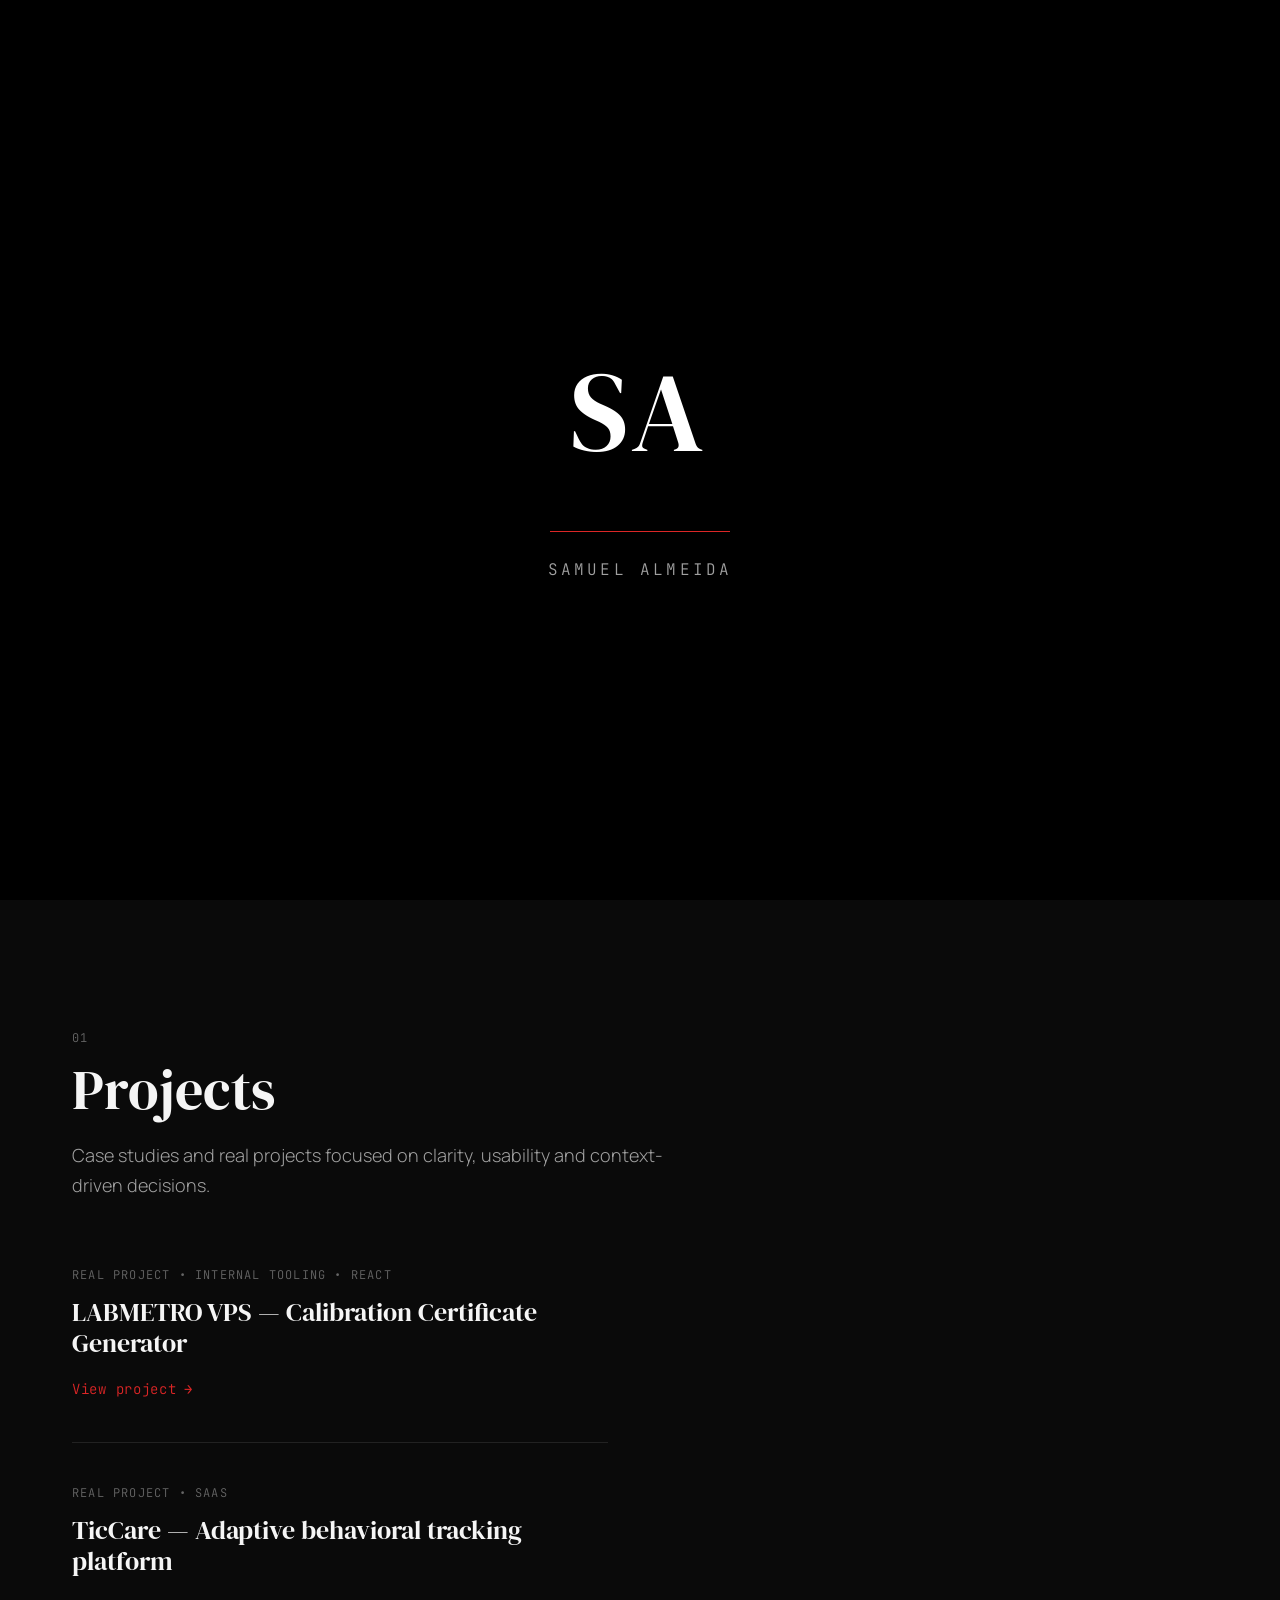
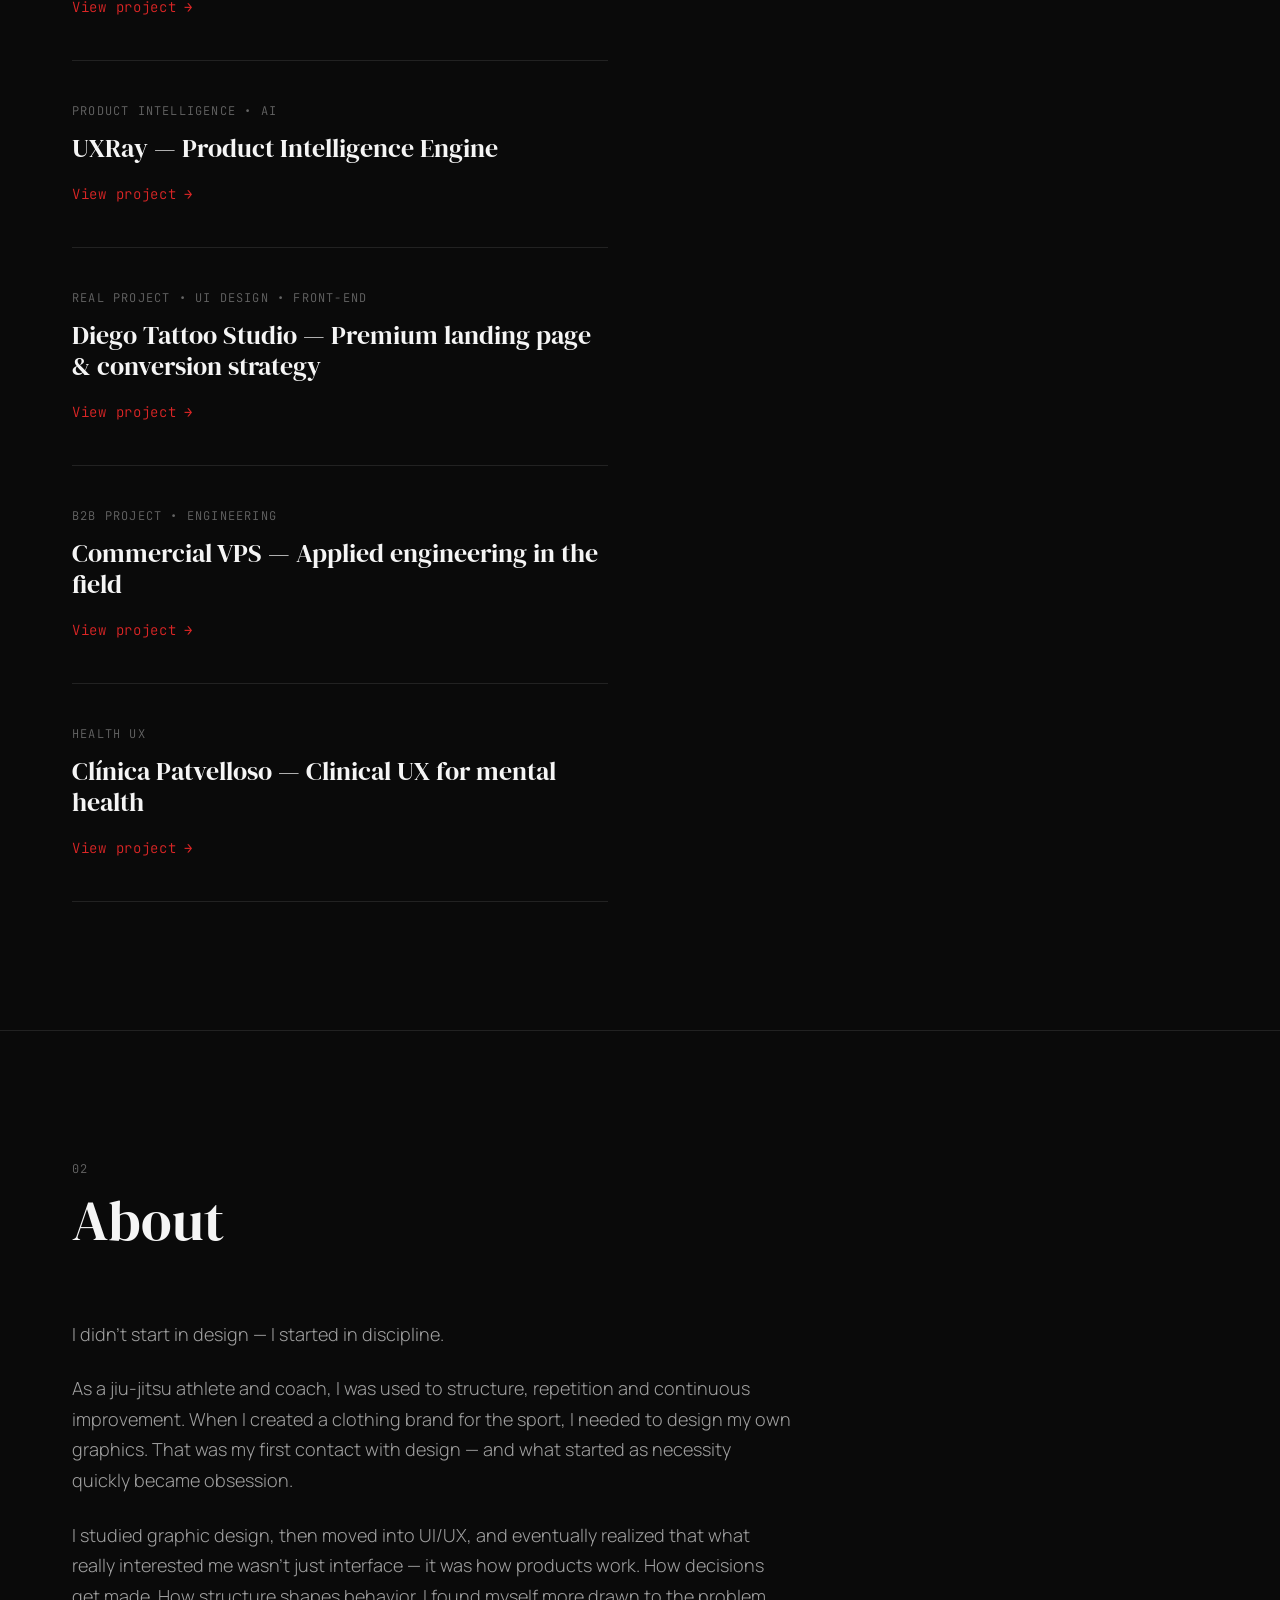
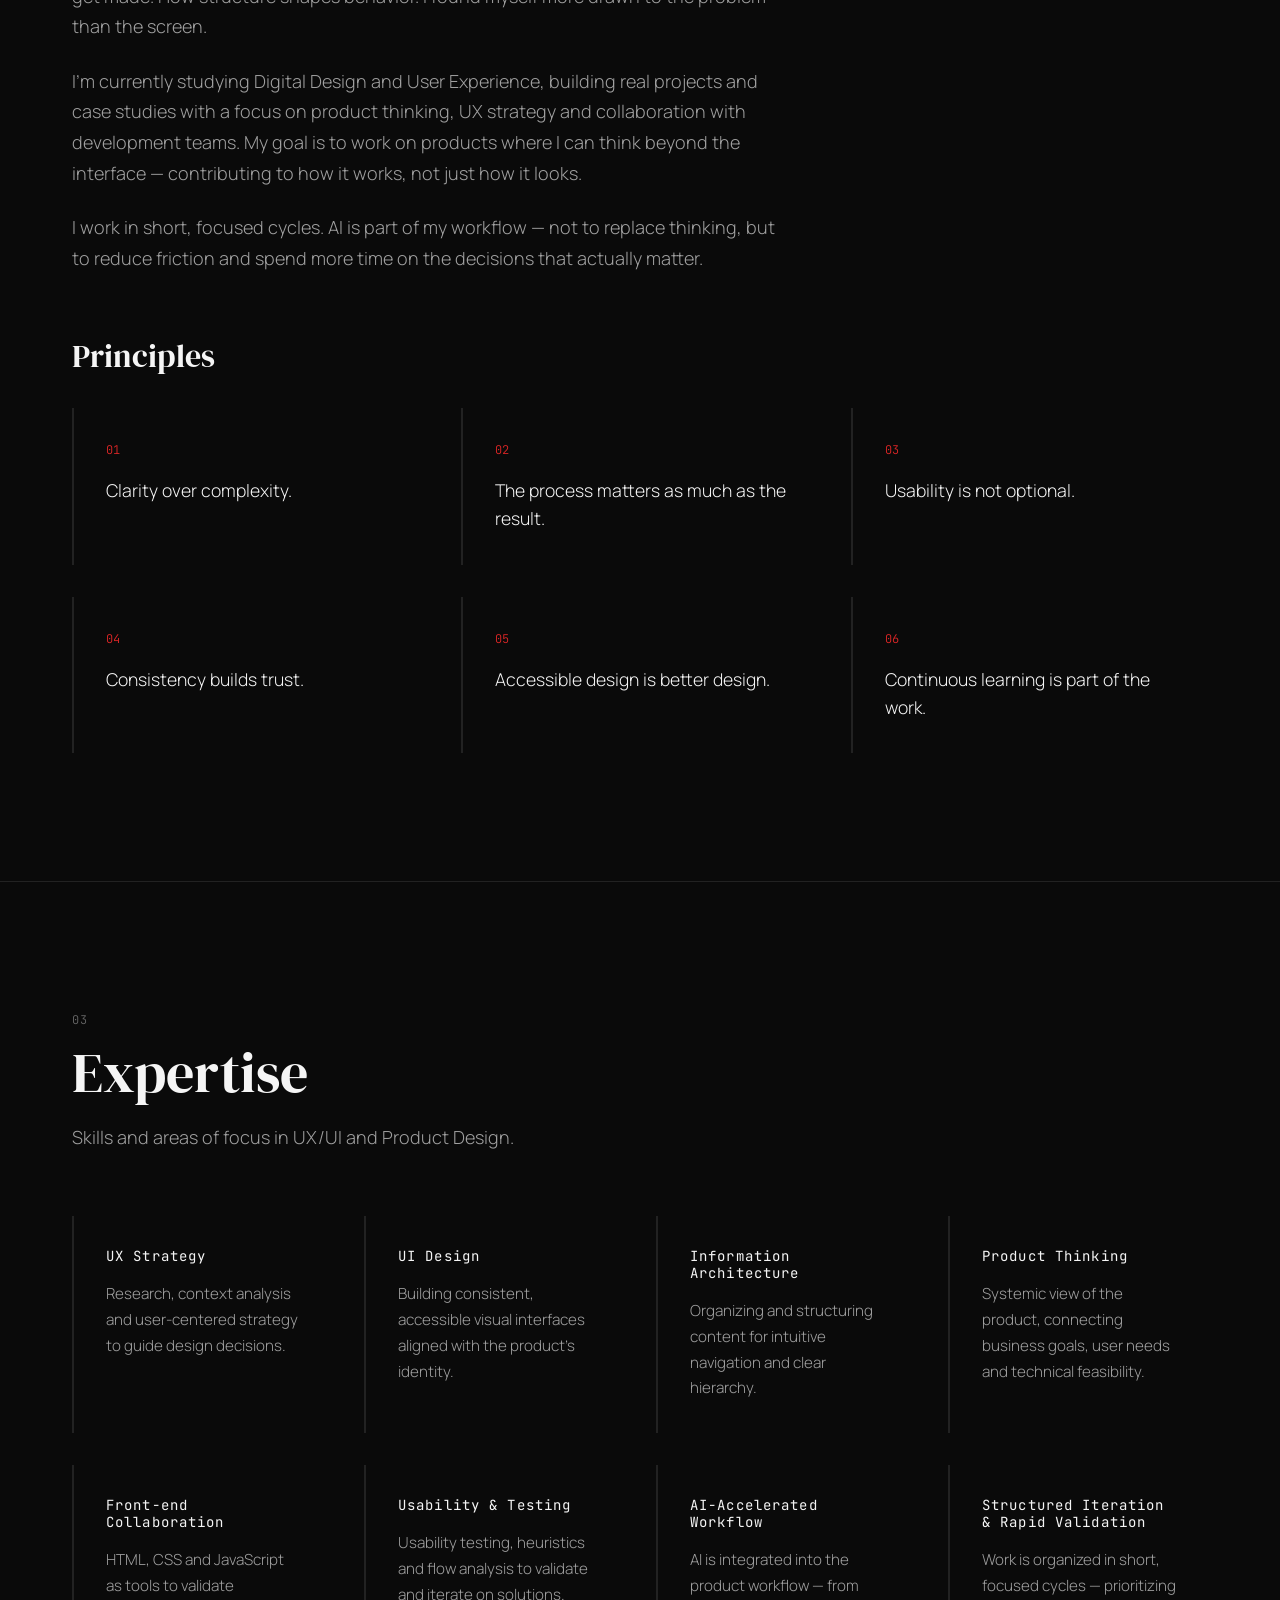
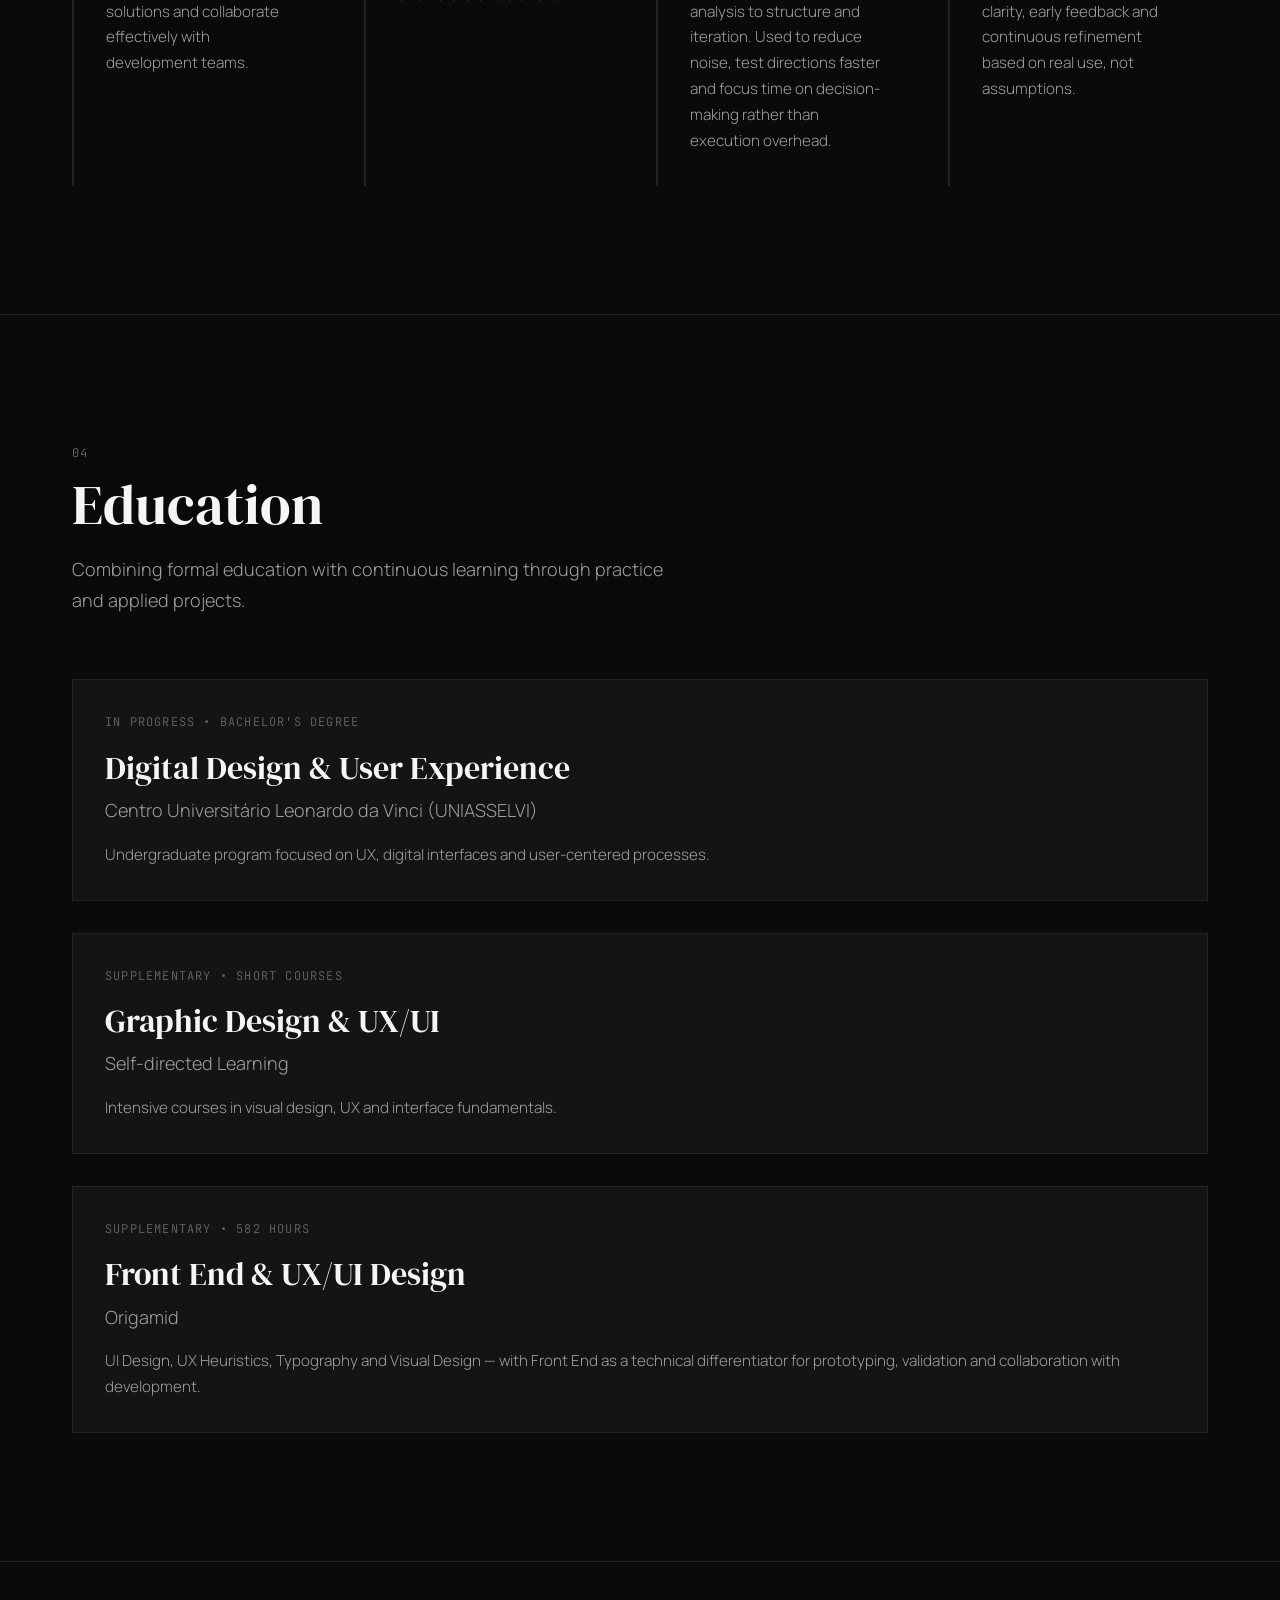
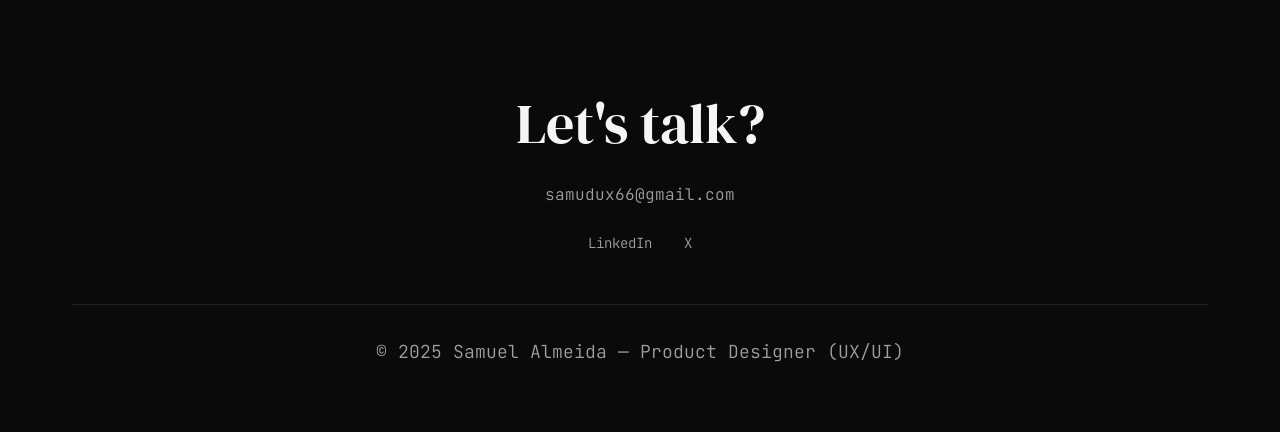
<file: index.html>
<!DOCTYPE html>
<html lang="en">
<head>
    <meta charset="UTF-8">
    <meta name="viewport" content="width=device-width, initial-scale=1.0">
    <title>Samuel Almeida — Product Designer (UX/UI)</title>
    <meta name="description" content="Portfolio of Samuel Almeida — Product Designer (UX/UI), focused on turning complex interfaces into clear, functional and user-centered experiences." />

    <!-- OG / Social -->
    <meta property="og:title" content="Samuel Almeida — Product Designer (UX/UI)" />
    <meta property="og:description" content="Product Designer focused on UX/UI and product thinking. Case studies in AI, SaaS, B2B and Health UX." />
    <meta property="og:image" content="https://samudux.github.io/Portfolio/assets/uxray-hero.png" />
    <meta property="og:url" content="https://samudux.github.io/Portfolio/" />
    <meta property="og:type" content="website" />
    <meta name="twitter:card" content="summary_large_image" />
    <meta name="twitter:title" content="Samuel Almeida — Product Designer (UX/UI)" />
    <meta name="twitter:description" content="Product Designer focused on UX/UI and product thinking. Case studies in AI, SaaS, B2B and Health UX." />
    <meta name="twitter:image" content="https://samudux.github.io/Portfolio/assets/uxray-hero.png" />

    <link rel="icon" type="image/png" sizes="32x32" href="favicon-32.png">
    <link rel="apple-touch-icon" sizes="180x180" href="apple-touch-icon.png">

    <link rel="preconnect" href="https://fonts.googleapis.com">
    <link rel="preconnect" href="https://fonts.gstatic.com" crossorigin>
    <link href="https://fonts.googleapis.com/css2?family=DM+Serif+Display:ital@0;1&family=JetBrains+Mono:wght@300;400;500&family=Manrope:wght@300;400;500;600;700&display=swap" rel="stylesheet">

    <link rel="stylesheet" href="styles.css">
</head>
<body>

<!-- ===================== INTRO ANIMATION ===================== -->
<div id="intro-overlay">
<div id="intro-inner">
<div id="intro-monogram">SA</div>
<div id="intro-loader"><div id="intro-loader-bar"></div></div>
<div id="intro-name">Samuel Almeida</div>
</div>
</div>

<!-- ===================== NAVIGATION ===================== -->
<nav id="navbar">
<div class="nav-container">
<div class="nav-logo">Samuel Almeida</div>
<ul class="nav-links">
<li><a href="#work">Work</a></li>
<li><a href="#about">About</a></li>
<li><a href="#expertise">Expertise</a></li>
<li><a href="#contact">Contact</a></li>
</ul>
</div>
</nav>

<!-- ===================== HERO ===================== -->
<section class="hero-section">
<div class="portfolio-container">
<div class="hero-grid">
<div class="hero-content">
<div class="hero-greeting">PRODUCT DESIGNER (UX/UI)</div>
<h1 class="hero-title">Samuel Almeida</h1>

<p class="hero-subtitle">
Product Designer focused on clarity,<br>
structure and decision-making.
</p>

<p class="hero-description">
I design products by understanding how they work — not just how they look.
</p>

<a href="#work" class="cta-button">VIEW PROJECTS</a>
<a href="cv.html" class="cta-button-secondary" target="_blank">VIEW CV</a>
</div>
<div class="hero-photo">
<img src="author.jpg" alt="Samuel Almeida — Product Designer">
</div>
</div>
</div>
</section>

<!-- ===================== PROJECTS ===================== -->
<section id="work" class="portfolio-section">
<div class="portfolio-container">
<div class="section-header">
<div class="section-number">01</div>
<h2 class="section-title">Projects</h2>
<p class="section-description">
Case studies and real projects focused on clarity, usability and context-driven decisions.
</p>
</div>

<div class="projects-editorial">

<div class="projects-list">

<div class="project-row scroll-reveal" data-slug="labmetro">
<div class="project-type">REAL PROJECT • INTERNAL TOOLING • REACT</div>
<h3 class="project-row-title">LABMETRO VPS — Calibration Certificate Generator</h3>
<a href="projeto-labmetro.html" class="project-link">View project</a>
</div>

<div class="project-row scroll-reveal" data-slug="ticcare">
<div class="project-type">REAL PROJECT • SAAS</div>
<h3 class="project-row-title">TicCare — Adaptive behavioral tracking platform</h3>
<a href="projeto-ticcare.html" class="project-link">View project</a>
</div>

<div class="project-row scroll-reveal" data-slug="uxray">
<div class="project-type">PRODUCT INTELLIGENCE • AI</div>
<h3 class="project-row-title">UXRay — Product Intelligence Engine</h3>
<a href="projeto-uxray.html" class="project-link">View project</a>
</div>

<div class="project-row scroll-reveal" data-slug="diego-tattoo">
<div class="project-type">REAL PROJECT • UI DESIGN • FRONT-END</div>
<h3 class="project-row-title">Diego Tattoo Studio — Premium landing page & conversion strategy</h3>
<a href="projeto-diegotattoo.html" class="project-link">View project</a>
</div>

<div class="project-row scroll-reveal" data-slug="commercial-vps">
<div class="project-type">B2B PROJECT • ENGINEERING</div>
<h3 class="project-row-title">Commercial VPS — Applied engineering in the field</h3>
<a href="projeto-commercial-vps.html" class="project-link">View project</a>
</div>

<div class="project-row scroll-reveal" data-slug="clinica-patvelloso">
<div class="project-type">HEALTH UX</div>
<h3 class="project-row-title">Clínica Patvelloso — Clinical UX for mental health</h3>
<a href="projeto-patvelloso.html" class="project-link">View project</a>
</div>

</div>

<div class="projects-preview-area">
<div class="projects-preview-image" data-slug="uxray">
<img src="assets/uxray-hero.png" alt="Preview — UXRay" loading="lazy">
</div>
<div class="projects-preview-image" data-slug="labmetro">
<img src="assets/cert-vps.png" alt="Preview — LABMETRO VPS" loading="lazy">
</div>
<div class="projects-preview-image" data-slug="ticcare">
<img src="assets/ticcare-dashboard.png" alt="Preview — TicCare" loading="lazy">
</div>
<div class="projects-preview-image" data-slug="diego-tattoo">
<img src="assets/diego-hero.png" alt="Preview — Diego Tattoo Studio" loading="lazy">
</div>
<div class="projects-preview-image" data-slug="commercial-vps">
<img src="assets/vps-hero.png" alt="Preview — Commercial VPS" loading="lazy">
</div>
<div class="projects-preview-image" data-slug="clinica-patvelloso">
<img src="assets/patv-hero.png" alt="Preview — Clínica Patvelloso" loading="lazy">
</div>
</div>

</div>
</div>
</section>

<!-- ===================== ABOUT ===================== -->
<section id="about" class="portfolio-section">
<div class="portfolio-container">
<div class="section-header">
<div class="section-number">02</div>
<h2 class="section-title">About</h2>
</div>

<div class="about-content">
<p class="scroll-reveal">
I didn't start in design — I started in discipline.
</p>
<p class="scroll-reveal">
As a jiu-jitsu athlete and coach, I was used to structure, repetition and continuous improvement.
When I created a clothing brand for the sport, I needed to design my own graphics.
That was my first contact with design — and what started as necessity quickly became obsession.
</p>
<p class="scroll-reveal">
I studied graphic design, then moved into UI/UX, and eventually realized that what really
interested me wasn't just interface — it was how products work. How decisions get made.
How structure shapes behavior. I found myself more drawn to the problem than the screen.
</p>
<p class="scroll-reveal">
I'm currently studying Digital Design and User Experience, building real projects and case studies
with a focus on product thinking, UX strategy and collaboration with development teams.
My goal is to work on products where I can think beyond the interface —
contributing to how it works, not just how it looks.
</p>
<p class="scroll-reveal">
I work in short, focused cycles. AI is part of my workflow — not to replace thinking,
but to reduce friction and spend more time on the decisions that actually matter.
</p>
</div>

<!-- Principles -->
<div class="principles-block">
<h3 class="principles-title">Principles</h3>
<div class="manifesto-grid">
<div class="manifesto-item scroll-reveal"><div class="manifesto-number">01</div><p class="manifesto-text">Clarity over complexity.</p></div>
<div class="manifesto-item scroll-reveal"><div class="manifesto-number">02</div><p class="manifesto-text">The process matters as much as the result.</p></div>
<div class="manifesto-item scroll-reveal"><div class="manifesto-number">03</div><p class="manifesto-text">Usability is not optional.</p></div>
<div class="manifesto-item scroll-reveal"><div class="manifesto-number">04</div><p class="manifesto-text">Consistency builds trust.</p></div>
<div class="manifesto-item scroll-reveal"><div class="manifesto-number">05</div><p class="manifesto-text">Accessible design is better design.</p></div>
<div class="manifesto-item scroll-reveal"><div class="manifesto-number">06</div><p class="manifesto-text">Continuous learning is part of the work.</p></div>
</div>
</div>

</div>
</section>

<!-- ===================== EXPERTISE ===================== -->
<section id="expertise" class="portfolio-section">
<div class="portfolio-container">
<div class="section-header">
<div class="section-number">03</div>
<h2 class="section-title">Expertise</h2>
<p class="section-description">
Skills and areas of focus in UX/UI and Product Design.
</p>
</div>

<div class="expertise-grid">
<div class="expertise-card scroll-reveal">
<h4 class="expertise-card-title">UX Strategy</h4>
<p class="expertise-card-desc">Research, context analysis and user-centered strategy to guide design decisions.</p>
</div>
<div class="expertise-card scroll-reveal">
<h4 class="expertise-card-title">UI Design</h4>
<p class="expertise-card-desc">Building consistent, accessible visual interfaces aligned with the product's identity.</p>
</div>
<div class="expertise-card scroll-reveal">
<h4 class="expertise-card-title">Information Architecture</h4>
<p class="expertise-card-desc">Organizing and structuring content for intuitive navigation and clear hierarchy.</p>
</div>
<div class="expertise-card scroll-reveal">
<h4 class="expertise-card-title">Product Thinking</h4>
<p class="expertise-card-desc">Systemic view of the product, connecting business goals, user needs and technical feasibility.</p>
</div>
<div class="expertise-card scroll-reveal">
<h4 class="expertise-card-title">Front-end Collaboration</h4>
<p class="expertise-card-desc">HTML, CSS and JavaScript as tools to validate solutions and collaborate effectively with development teams.</p>
</div>
<div class="expertise-card scroll-reveal">
<h4 class="expertise-card-title">Usability & Testing</h4>
<p class="expertise-card-desc">Usability testing, heuristics and flow analysis to validate and iterate on solutions.</p>
</div>
<div class="expertise-card scroll-reveal">
<h4 class="expertise-card-title">AI-Accelerated Workflow</h4>
<p class="expertise-card-desc">AI is integrated into the product workflow — from analysis to structure and iteration. Used to reduce noise, test directions faster and focus time on decision-making rather than execution overhead.</p>
</div>
<div class="expertise-card scroll-reveal">
<h4 class="expertise-card-title">Structured Iteration & Rapid Validation</h4>
<p class="expertise-card-desc">Work is organized in short, focused cycles — prioritizing clarity, early feedback and continuous refinement based on real use, not assumptions.</p>
</div>
</div>
</div>
</section>

<!-- ===================== EDUCATION ===================== -->
<section id="education" class="portfolio-section">
<div class="portfolio-container">
<div class="section-header">
<div class="section-number">04</div>
<h2 class="section-title">Education</h2>
<p class="section-description">
Combining formal education with continuous learning through practice and applied projects.
</p>
</div>

<div class="education-grid">

<div class="education-item scroll-reveal">
<div class="education-meta">IN PROGRESS • BACHELOR'S DEGREE</div>
<h3 class="education-title">Digital Design & User Experience</h3>
<p class="education-institution">Centro Universitário Leonardo da Vinci (UNIASSELVI)</p>
<p class="education-description">
Undergraduate program focused on UX, digital interfaces and user-centered processes.
</p>
</div>

<div class="education-item scroll-reveal">
<div class="education-meta">SUPPLEMENTARY • SHORT COURSES</div>
<h3 class="education-title">Graphic Design & UX/UI</h3>
<p class="education-institution">Self-directed Learning</p>
<p class="education-description">
Intensive courses in visual design, UX and interface fundamentals.
</p>
</div>

<div class="education-item scroll-reveal">
<div class="education-meta">SUPPLEMENTARY • 582 HOURS</div>
<h3 class="education-title">Front End & UX/UI Design</h3>
<p class="education-institution">Origamid</p>
<p class="education-description">
UI Design, UX Heuristics, Typography and Visual Design — with Front End as a technical differentiator for prototyping, validation and collaboration with development.
</p>
</div>

</div>
</div>
</section>

<!-- ===================== FOOTER / CONTACT ===================== -->
<footer id="contact" class="portfolio-footer">
<div class="portfolio-container">
<div class="footer-content">
<h2 class="footer-title">Let's talk?</h2>
<a href="mailto:samudux66@gmail.com" class="footer-email">samudux66@gmail.com</a>
<div class="footer-links">
<a href="https://www.linkedin.com/in/samuel-almeida-27a087388/" target="_blank" rel="noopener noreferrer">LinkedIn</a>
<a href="https://x.com/Samuel151093" target="_blank" rel="noopener noreferrer">X</a>
</div>
</div>

<div class="footer-bottom">
<p>© 2025 Samuel Almeida — Product Designer (UX/UI)</p>
</div>
</div>
</footer>

<script src="script.js"></script>
</body>
</html>
</file>
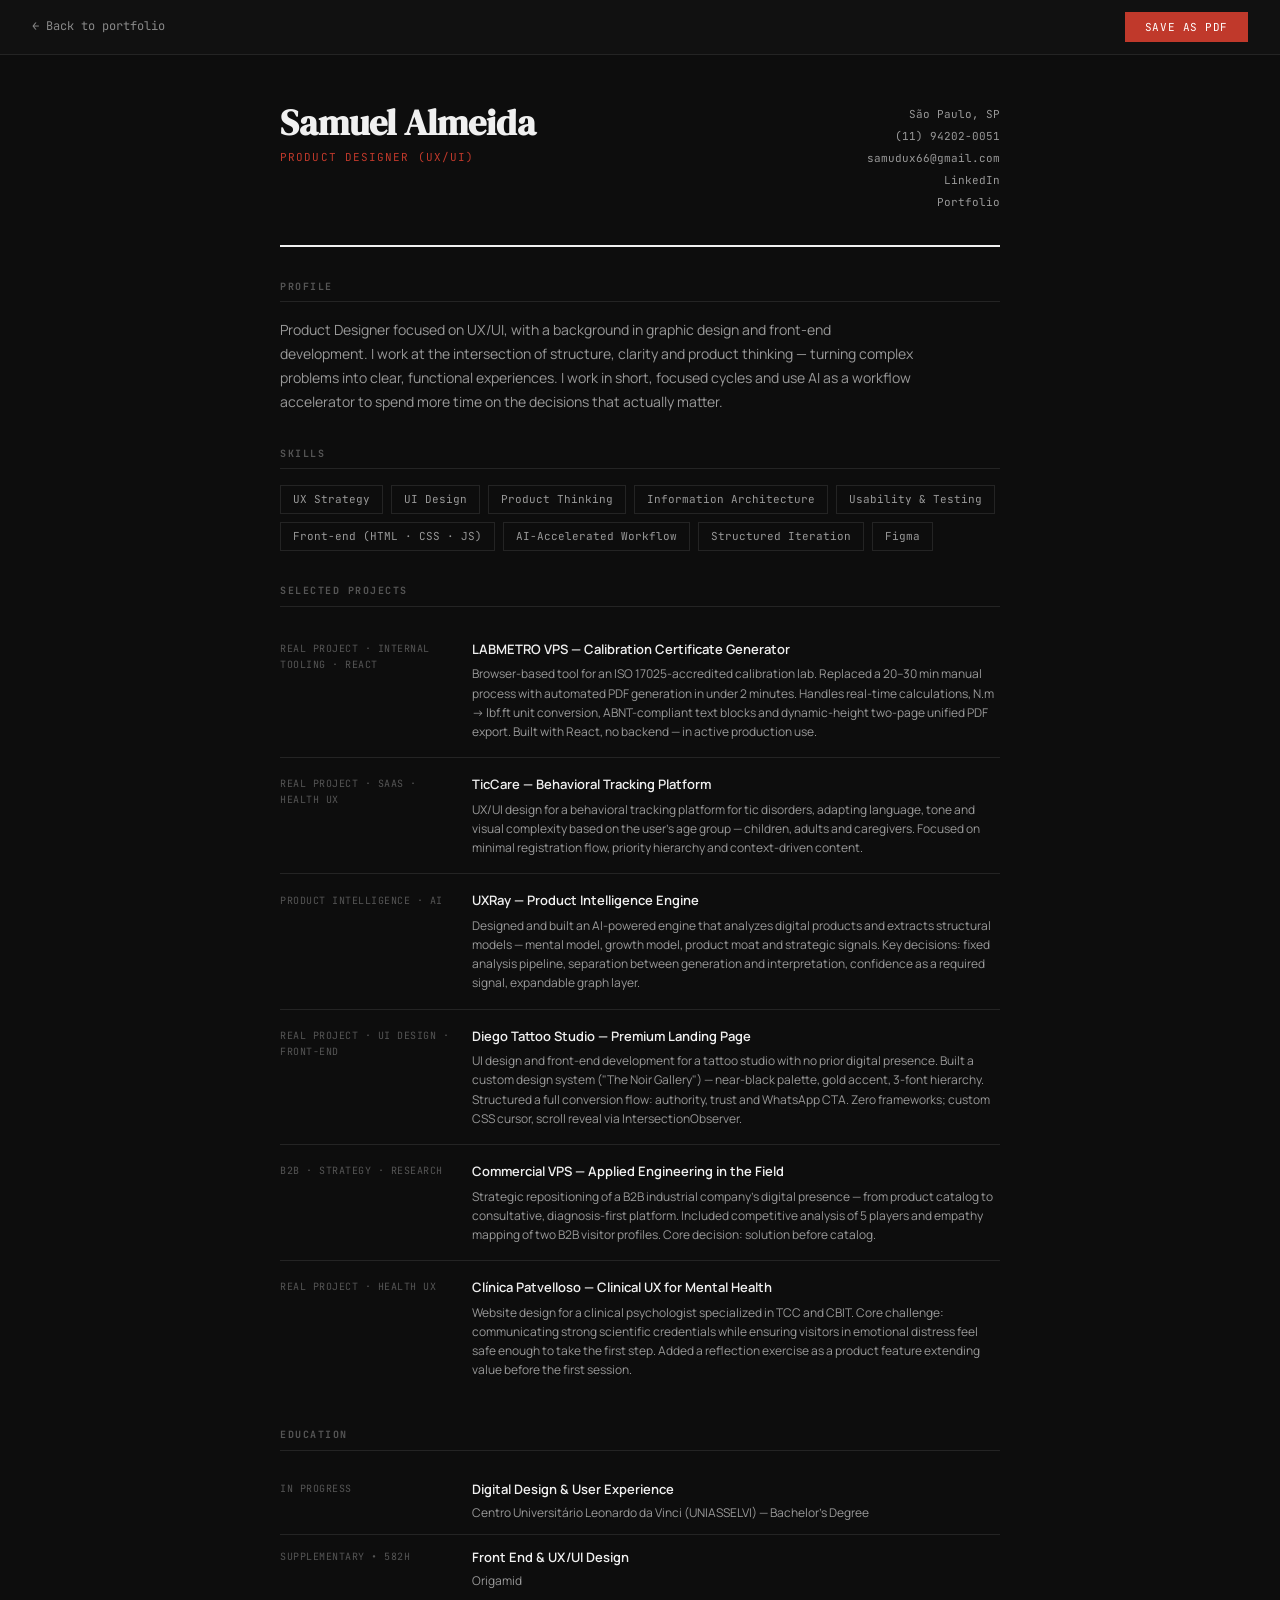
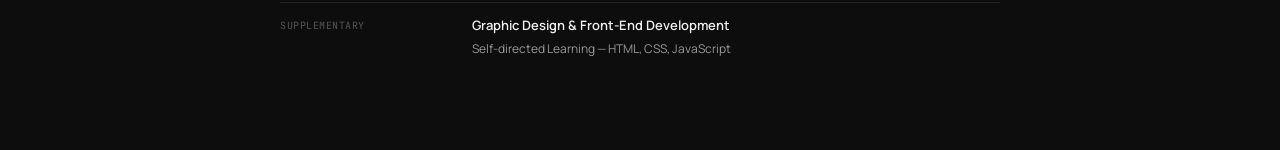
<file: cv.html>
<!DOCTYPE html>
<html lang="en">
<head>
    <meta charset="UTF-8">
    <meta name="viewport" content="width=device-width, initial-scale=1.0">
    <title>Samuel Almeida — CV</title>

    <link rel="preconnect" href="https://fonts.googleapis.com">
    <link rel="preconnect" href="https://fonts.gstatic.com" crossorigin>
    <link href="https://fonts.googleapis.com/css2?family=DM+Serif+Display:ital@0;1&family=JetBrains+Mono:wght@300;400;500&family=Manrope:wght@300;400;500;600;700&display=swap" rel="stylesheet">

    <style>
        *, *::before, *::after { box-sizing: border-box; margin: 0; padding: 0; }

        :root {
            --color-bg: #0d0d0d;
            --color-surface: #161616;
            --color-text: #f0f0f0;
            --color-text-secondary: #999;
            --color-text-tertiary: #555;
            --color-accent: #c0392b;
            --color-border: #242424;
            --font-serif: 'DM Serif Display', Georgia, serif;
            --font-sans: 'Manrope', sans-serif;
            --font-mono: 'JetBrains Mono', monospace;
        }

        body {
            font-family: var(--font-sans);
            background: var(--color-bg);
            color: var(--color-text);
            font-size: 14px;
            line-height: 1.6;
        }

        /* ---- PRINT BUTTON (hidden when printing) ---- */
        .print-bar {
            background: #111;
            color: #fff;
            padding: 0.75rem 2rem;
            display: flex;
            align-items: center;
            justify-content: space-between;
            font-family: var(--font-mono);
            font-size: 12px;
            border-bottom: 1px solid var(--color-border);
        }
        .print-bar a {
            color: #fff;
            text-decoration: none;
            opacity: 0.5;
            transition: opacity 0.2s;
        }
        .print-bar a:hover { opacity: 1; }
        .print-btn {
            background: var(--color-accent);
            color: #fff;
            border: none;
            padding: 0.5rem 1.25rem;
            font-family: var(--font-mono);
            font-size: 11px;
            letter-spacing: 0.05em;
            cursor: pointer;
        }
        .print-btn:hover { opacity: 0.85; }

        /* ---- PRINT: invert to white ---- */
        @page {
            margin: 1.2cm 1cm;
        }

        @media print {
            :root {
                --color-bg: #fff;
                --color-surface: #f5f5f5;
                --color-text: #0f0f0f;
                --color-text-secondary: #444;
                --color-text-tertiary: #888;
                --color-border: #ddd;
            }
            .print-bar { display: none; }
            body { font-size: 10.5px; background: #fff; color: #0f0f0f; line-height: 1.5; }
            .cv-page { padding: 1.25rem 1.75rem; }
            .cv-name { color: #0f0f0f; font-size: 1.6rem; }
            .cv-header { padding-bottom: 0.75rem; margin-bottom: 0.75rem; border-bottom-color: #0f0f0f; }
            .cv-section { margin-bottom: 1rem; }
            .cv-contact { line-height: 1.7; }
            .cv-contact a { color: #444; }
            .cv-section-title { color: #888; border-bottom-color: #ddd; margin-bottom: 0.5rem; padding-bottom: 0.25rem; }
            .cv-profile p { color: #444; line-height: 1.5; }
            .cv-skill { border-color: #ddd; color: #444; }
            .cv-project { border-bottom-color: #ddd; padding: 0.5rem 0; page-break-inside: avoid; }
            .cv-edu-item { border-bottom-color: #ddd; padding: 0.4rem 0; page-break-inside: avoid; }
            .cv-project-meta, .cv-edu-meta { color: #888; }
            .cv-project-title, .cv-edu-title { color: #0f0f0f; }
            .cv-project-desc, .cv-edu-institution { color: #444; }
            .cv-skills { gap: 0.3rem; }
            .cv-skill { padding: 0.15rem 0.5rem; }
        }

        /* ---- LAYOUT ---- */
        .cv-page {
            max-width: 800px;
            margin: 0 auto;
            padding: 3rem 2.5rem;
        }

        /* ---- HEADER ---- */
        .cv-header {
            display: flex;
            justify-content: space-between;
            align-items: flex-start;
            padding-bottom: 2rem;
            border-bottom: 2px solid var(--color-text);
            margin-bottom: 2rem;
        }
        .cv-name {
            font-family: var(--font-serif);
            font-size: 2.25rem;
            line-height: 1.1;
            color: var(--color-text);
        }
        .cv-title {
            font-family: var(--font-mono);
            font-size: 11px;
            letter-spacing: 0.1em;
            color: var(--color-accent);
            margin-top: 0.4rem;
            text-transform: uppercase;
        }
        .cv-contact {
            text-align: right;
            font-family: var(--font-mono);
            font-size: 11px;
            color: var(--color-text-secondary);
            line-height: 2;
        }
        .cv-contact a {
            color: var(--color-text-secondary);
            text-decoration: none;
        }
        .cv-contact a:hover { color: var(--color-accent); }

        /* ---- SECTIONS ---- */
        .cv-section {
            margin-bottom: 2rem;
        }
        .cv-section-title {
            font-family: var(--font-mono);
            font-size: 10px;
            letter-spacing: 0.15em;
            text-transform: uppercase;
            color: var(--color-text-tertiary);
            margin-bottom: 1rem;
            padding-bottom: 0.4rem;
            border-bottom: 1px solid var(--color-border);
        }

        /* ---- PROFILE ---- */
        .cv-profile p {
            color: var(--color-text-secondary);
            line-height: 1.7;
            max-width: 640px;
        }

        /* ---- SKILLS ---- */
        .cv-skills {
            display: flex;
            flex-wrap: wrap;
            gap: 0.5rem;
        }
        .cv-skill {
            font-family: var(--font-mono);
            font-size: 11px;
            padding: 0.3rem 0.75rem;
            border: 1px solid var(--color-border);
            color: var(--color-text-secondary);
        }

        /* ---- PROJECTS ---- */
        .cv-project {
            display: grid;
            grid-template-columns: 1fr 3fr;
            gap: 1rem;
            padding: 1rem 0;
            border-bottom: 1px solid var(--color-border);
        }
        .cv-project:last-child { border-bottom: none; }
        .cv-project-meta {
            font-family: var(--font-mono);
            font-size: 10px;
            letter-spacing: 0.05em;
            color: var(--color-text-tertiary);
            text-transform: uppercase;
            padding-top: 0.15rem;
        }
        .cv-project-title {
            font-family: var(--font-sans);
            font-weight: 600;
            font-size: 13px;
            color: var(--color-text);
            margin-bottom: 0.3rem;
        }
        .cv-project-desc {
            font-size: 12px;
            color: var(--color-text-secondary);
            line-height: 1.6;
        }

        /* ---- EDUCATION ---- */
        .cv-edu-item {
            display: grid;
            grid-template-columns: 1fr 3fr;
            gap: 1rem;
            padding: 0.75rem 0;
            border-bottom: 1px solid var(--color-border);
        }
        .cv-edu-item:last-child { border-bottom: none; }
        .cv-edu-meta {
            font-family: var(--font-mono);
            font-size: 10px;
            letter-spacing: 0.05em;
            color: var(--color-text-tertiary);
            text-transform: uppercase;
            padding-top: 0.15rem;
        }
        .cv-edu-title {
            font-weight: 600;
            font-size: 13px;
            color: var(--color-text);
            margin-bottom: 0.2rem;
        }
        .cv-edu-institution {
            font-size: 12px;
            color: var(--color-text-secondary);
        }
    </style>
</head>
<body>

<div class="print-bar">
    <a href="index.html">← Back to portfolio</a>
    <button class="print-btn" onclick="window.print()">SAVE AS PDF</button>
</div>

<div class="cv-page">

    <!-- Header -->
    <header class="cv-header">
        <div>
            <h1 class="cv-name">Samuel Almeida</h1>
            <p class="cv-title">Product Designer (UX/UI)</p>
        </div>
        <div class="cv-contact">
            São Paulo, SP<br>
            <a href="tel:+5511942020051">(11) 94202-0051</a><br>
            <a href="mailto:samudux66@gmail.com">samudux66@gmail.com</a><br>
            <a href="https://www.linkedin.com/in/samuel-almeida-27a087388/" target="_blank">LinkedIn</a><br>
            <a href="https://samudux.github.io/Portfolio/" target="_blank">Portfolio</a>
        </div>
    </header>

    <!-- Profile -->
    <section class="cv-section">
        <h2 class="cv-section-title">Profile</h2>
        <div class="cv-profile">
            <p>
                Product Designer focused on UX/UI, with a background in graphic design and front-end development.
                I work at the intersection of structure, clarity and product thinking — turning complex problems
                into clear, functional experiences. I work in short, focused cycles and use AI as a workflow
                accelerator to spend more time on the decisions that actually matter.
            </p>
        </div>
    </section>

    <!-- Skills -->
    <section class="cv-section">
        <h2 class="cv-section-title">Skills</h2>
        <div class="cv-skills">
            <span class="cv-skill">UX Strategy</span>
            <span class="cv-skill">UI Design</span>
            <span class="cv-skill">Product Thinking</span>
            <span class="cv-skill">Information Architecture</span>
            <span class="cv-skill">Usability & Testing</span>
            <span class="cv-skill">Front-end (HTML · CSS · JS)</span>
            <span class="cv-skill">AI-Accelerated Workflow</span>
            <span class="cv-skill">Structured Iteration</span>
            <span class="cv-skill">Figma</span>
        </div>
    </section>

    <!-- Projects -->
    <section class="cv-section">
        <h2 class="cv-section-title">Selected Projects</h2>

        <div class="cv-project">
            <div class="cv-project-meta">Real Project · Internal Tooling · React</div>
            <div>
                <p class="cv-project-title">LABMETRO VPS — Calibration Certificate Generator</p>
                <p class="cv-project-desc">
                    Browser-based tool for an ISO 17025-accredited calibration lab. Replaced a
                    20–30 min manual process with automated PDF generation in under 2 minutes.
                    Handles real-time calculations, N.m → lbf.ft unit conversion, ABNT-compliant
                    text blocks and dynamic-height two-page unified PDF export. Built with React,
                    no backend — in active production use.
                </p>
            </div>
        </div>

        <div class="cv-project">
            <div class="cv-project-meta">Real Project · SaaS · Health UX</div>
            <div>
                <p class="cv-project-title">TicCare — Behavioral Tracking Platform</p>
                <p class="cv-project-desc">
                    UX/UI design for a behavioral tracking platform for tic disorders, adapting language,
                    tone and visual complexity based on the user's age group — children, adults and caregivers.
                    Focused on minimal registration flow, priority hierarchy and context-driven content.
                </p>
            </div>
        </div>

        <div class="cv-project">
            <div class="cv-project-meta">Product Intelligence · AI</div>
            <div>
                <p class="cv-project-title">UXRay — Product Intelligence Engine</p>
                <p class="cv-project-desc">
                    Designed and built an AI-powered engine that analyzes digital products and extracts
                    structural models — mental model, growth model, product moat and strategic signals.
                    Key decisions: fixed analysis pipeline, separation between generation and interpretation,
                    confidence as a required signal, expandable graph layer.
                </p>
            </div>
        </div>

        <div class="cv-project">
            <div class="cv-project-meta">Real Project · UI Design · Front-end</div>
            <div>
                <p class="cv-project-title">Diego Tattoo Studio — Premium Landing Page</p>
                <p class="cv-project-desc">
                    UI design and front-end development for a tattoo studio with no prior digital presence.
                    Built a custom design system ("The Noir Gallery") — near-black palette, gold accent,
                    3-font hierarchy. Structured a full conversion flow: authority, trust and WhatsApp CTA.
                    Zero frameworks; custom CSS cursor, scroll reveal via IntersectionObserver.
                </p>
            </div>
        </div>

        <div class="cv-project">
            <div class="cv-project-meta">B2B · Strategy · Research</div>
            <div>
                <p class="cv-project-title">Commercial VPS — Applied Engineering in the Field</p>
                <p class="cv-project-desc">
                    Strategic repositioning of a B2B industrial company's digital presence — from product
                    catalog to consultative, diagnosis-first platform. Included competitive analysis of
                    5 players and empathy mapping of two B2B visitor profiles. Core decision:
                    solution before catalog.
                </p>
            </div>
        </div>

        <div class="cv-project">
            <div class="cv-project-meta">Real Project · Health UX</div>
            <div>
                <p class="cv-project-title">Clínica Patvelloso — Clinical UX for Mental Health</p>
                <p class="cv-project-desc">
                    Website design for a clinical psychologist specialized in TCC and CBIT. Core challenge:
                    communicating strong scientific credentials while ensuring visitors in emotional distress
                    feel safe enough to take the first step. Added a reflection exercise as a product feature
                    extending value before the first session.
                </p>
            </div>
        </div>

    </section>

    <!-- Education -->
    <section class="cv-section">
        <h2 class="cv-section-title">Education</h2>

        <div class="cv-edu-item">
            <div class="cv-edu-meta">In progress</div>
            <div>
                <p class="cv-edu-title">Digital Design & User Experience</p>
                <p class="cv-edu-institution">Centro Universitário Leonardo da Vinci (UNIASSELVI) — Bachelor's Degree</p>
            </div>
        </div>

        <div class="cv-edu-item">
            <div class="cv-edu-meta">Supplementary • 582h</div>
            <div>
                <p class="cv-edu-title">Front End & UX/UI Design</p>
                <p class="cv-edu-institution">Origamid</p>
            </div>
        </div>

        <div class="cv-edu-item">
            <div class="cv-edu-meta">Supplementary</div>
            <div>
                <p class="cv-edu-title">Graphic Design & Front-End Development</p>
                <p class="cv-edu-institution">Self-directed Learning — HTML, CSS, JavaScript</p>
            </div>
        </div>

    </section>

</div>

</body>
</html>
</file>
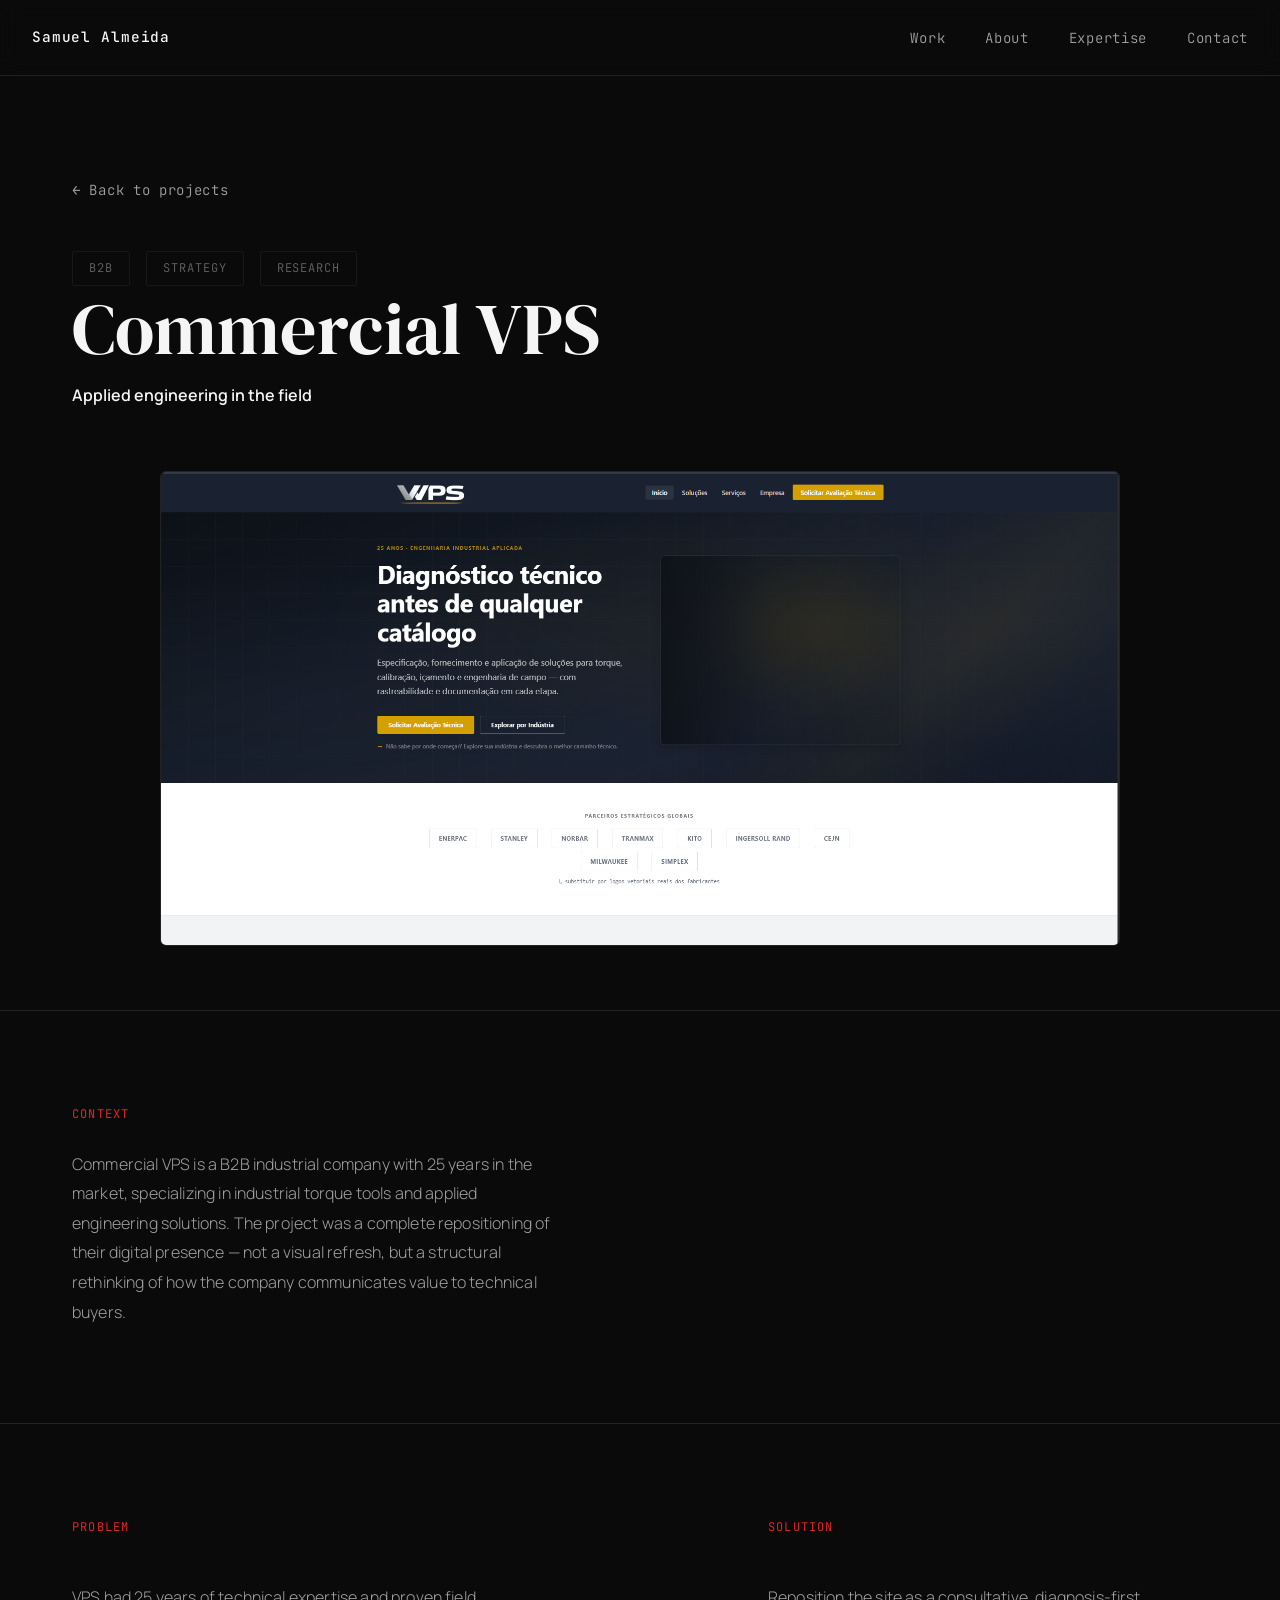
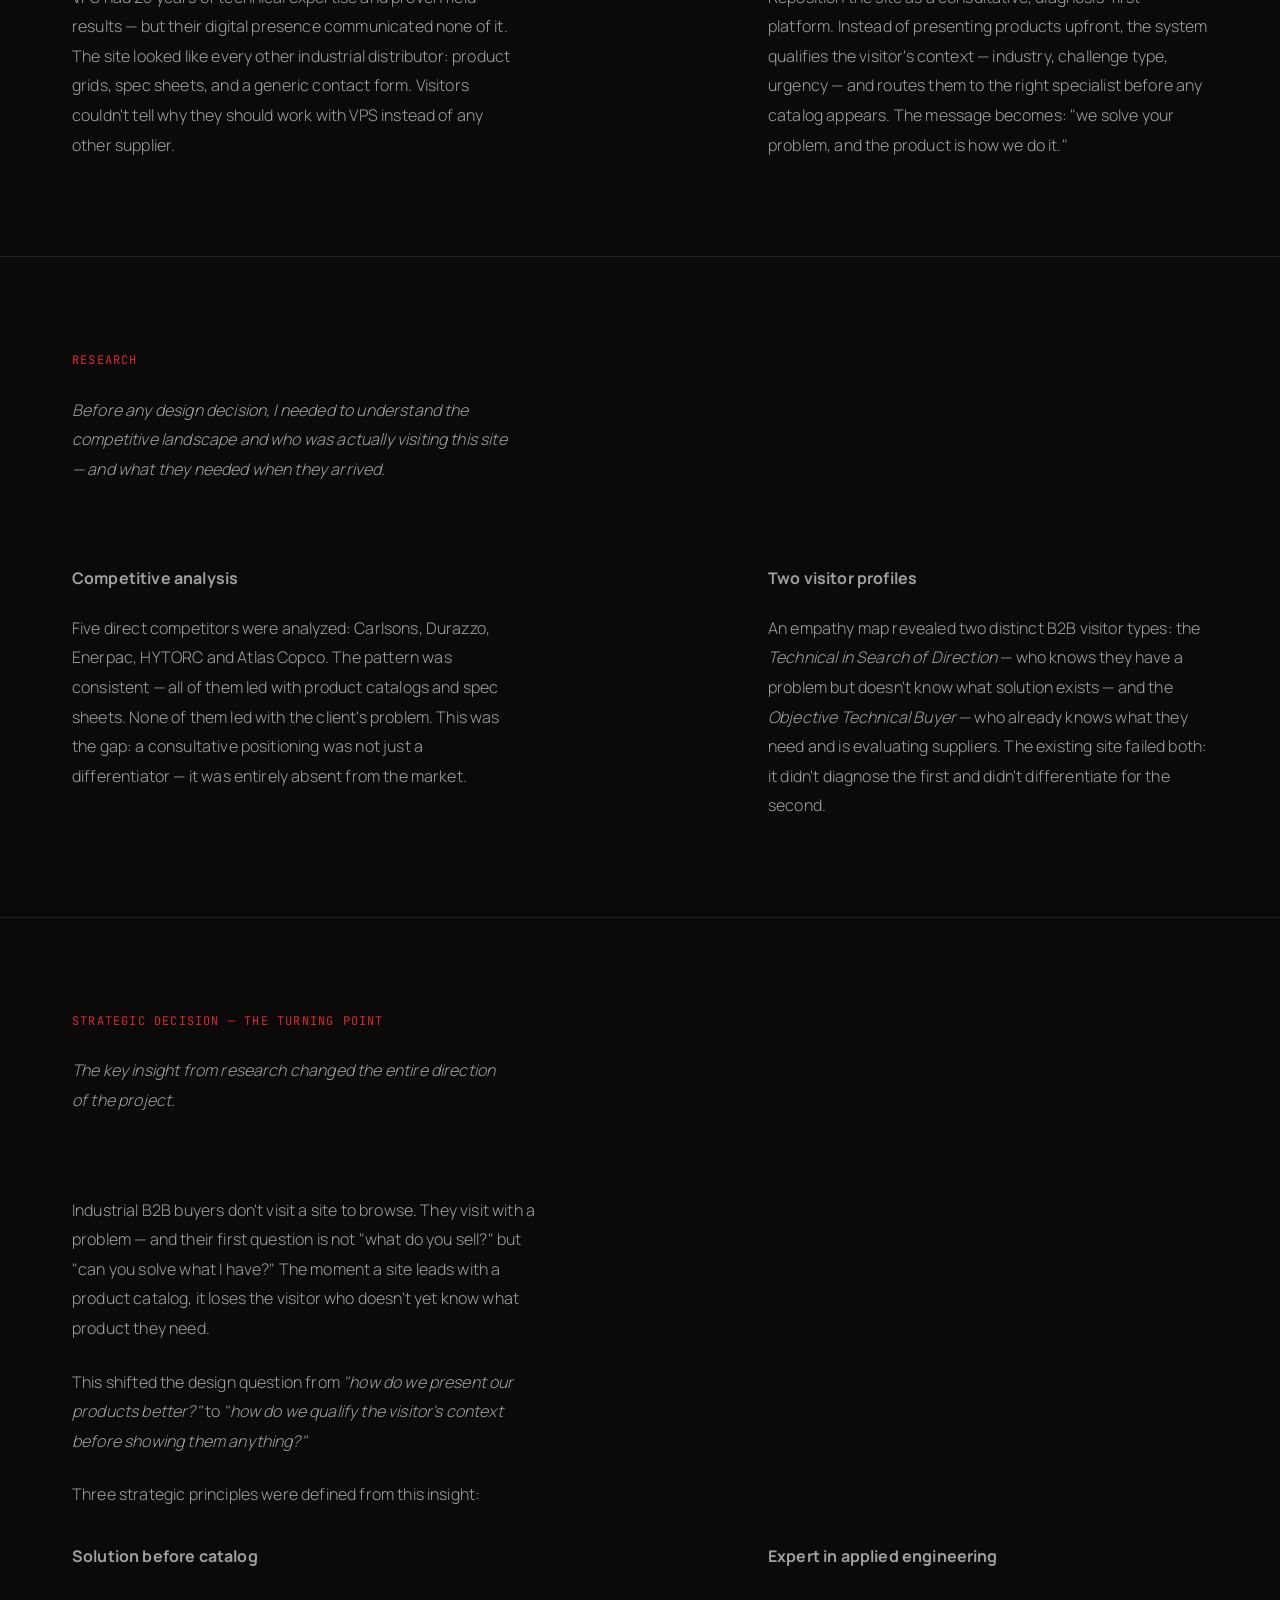
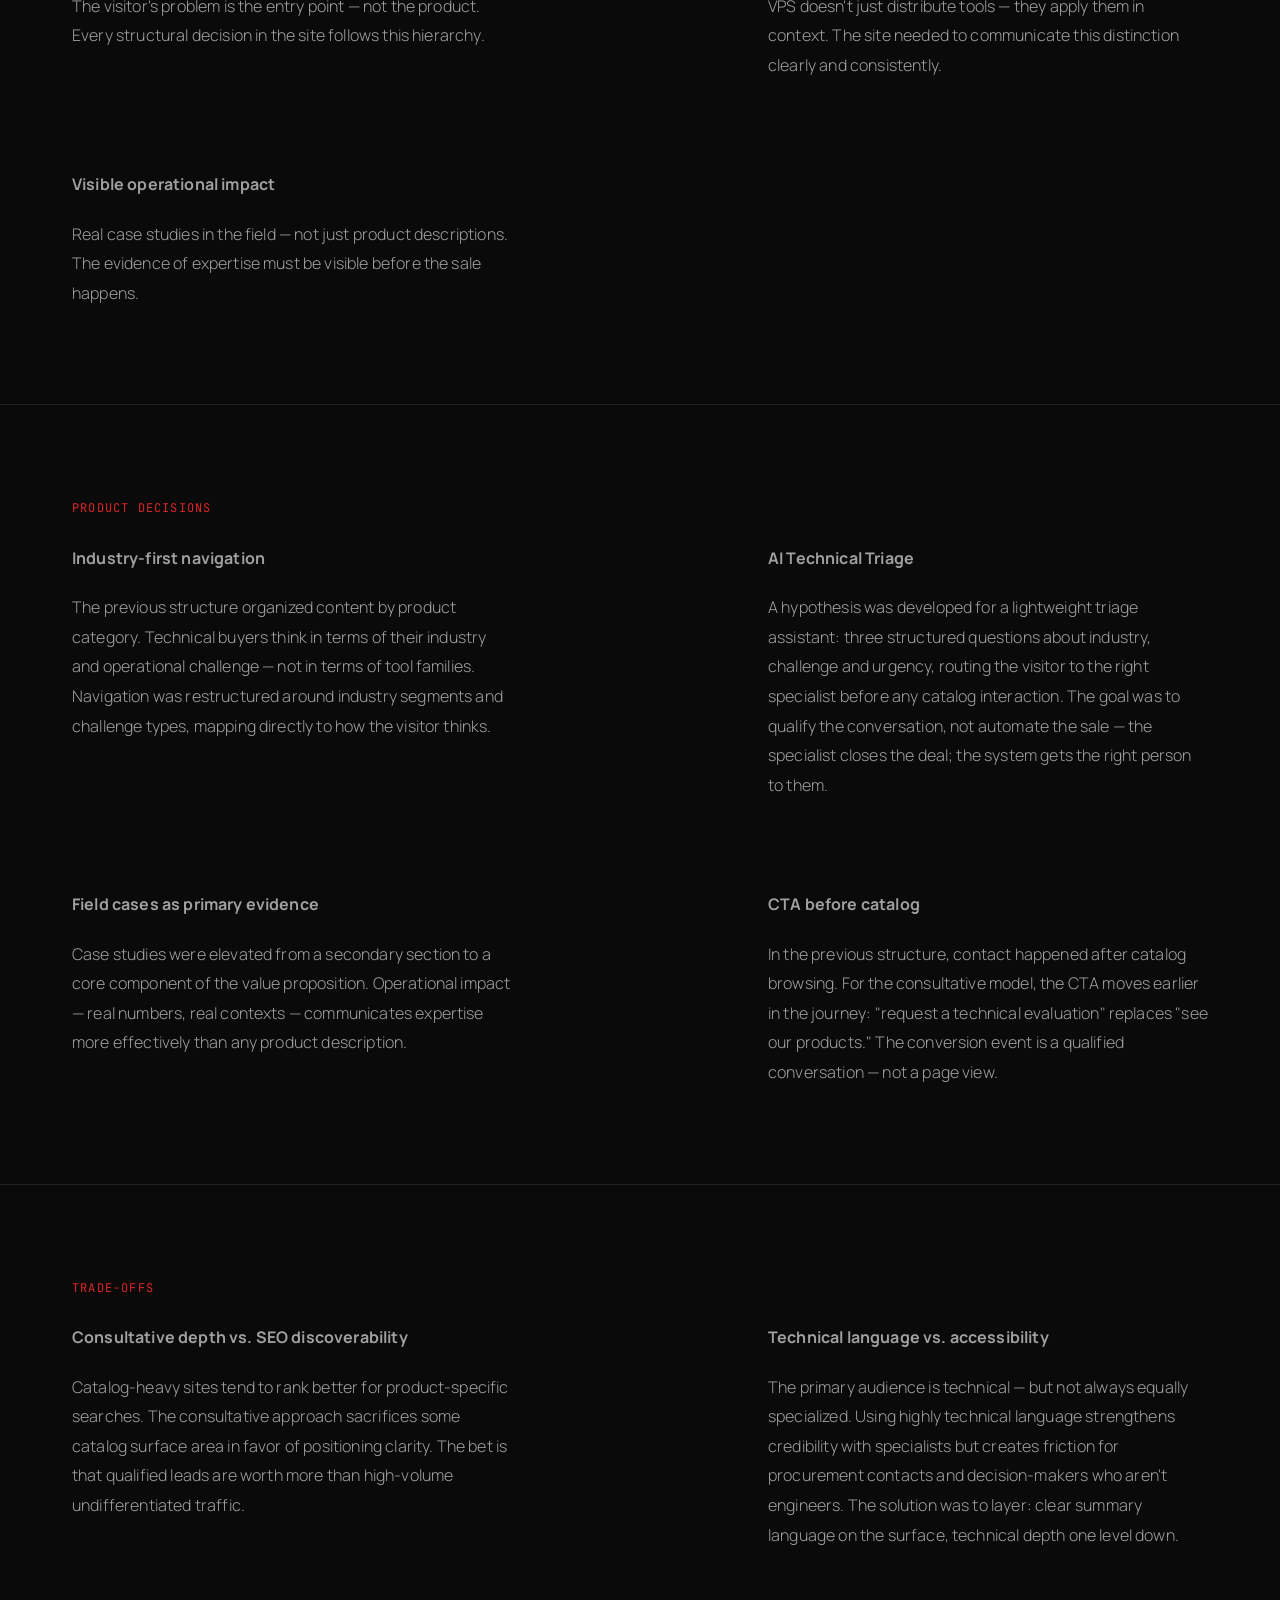
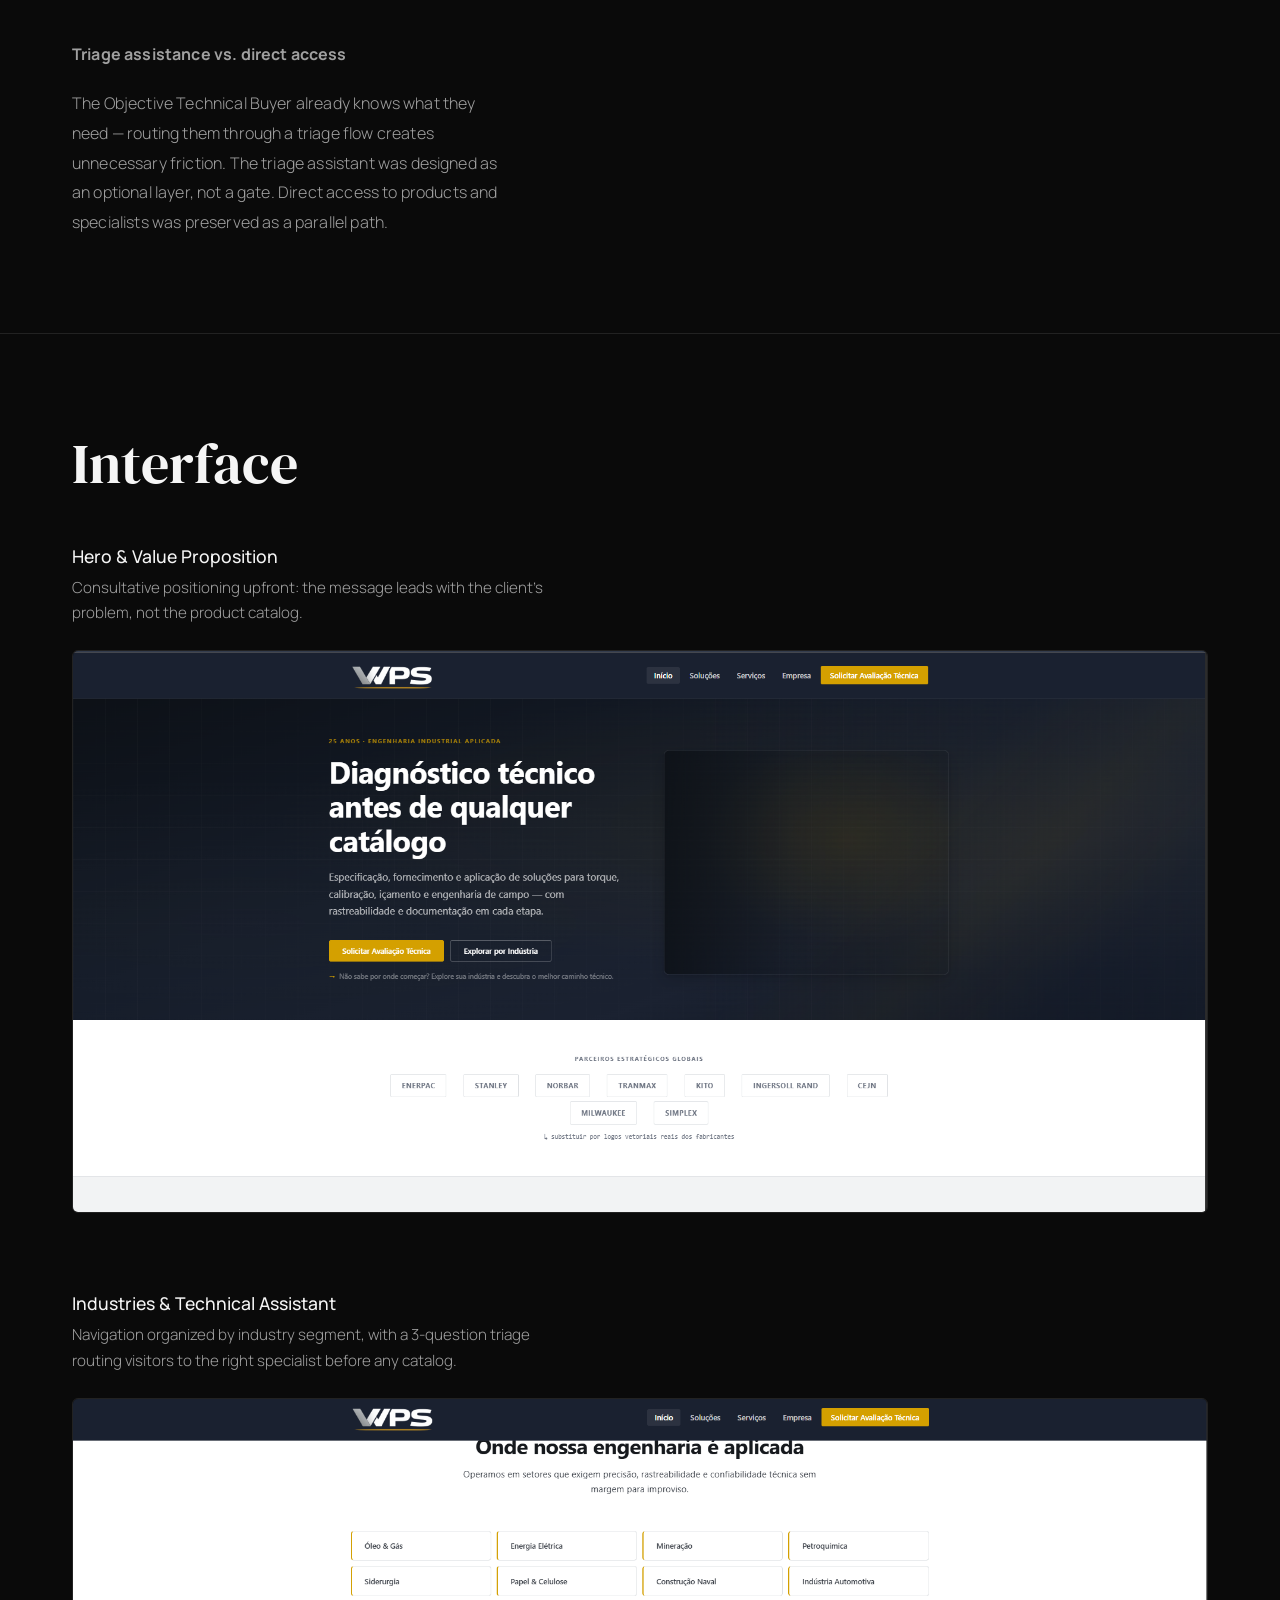
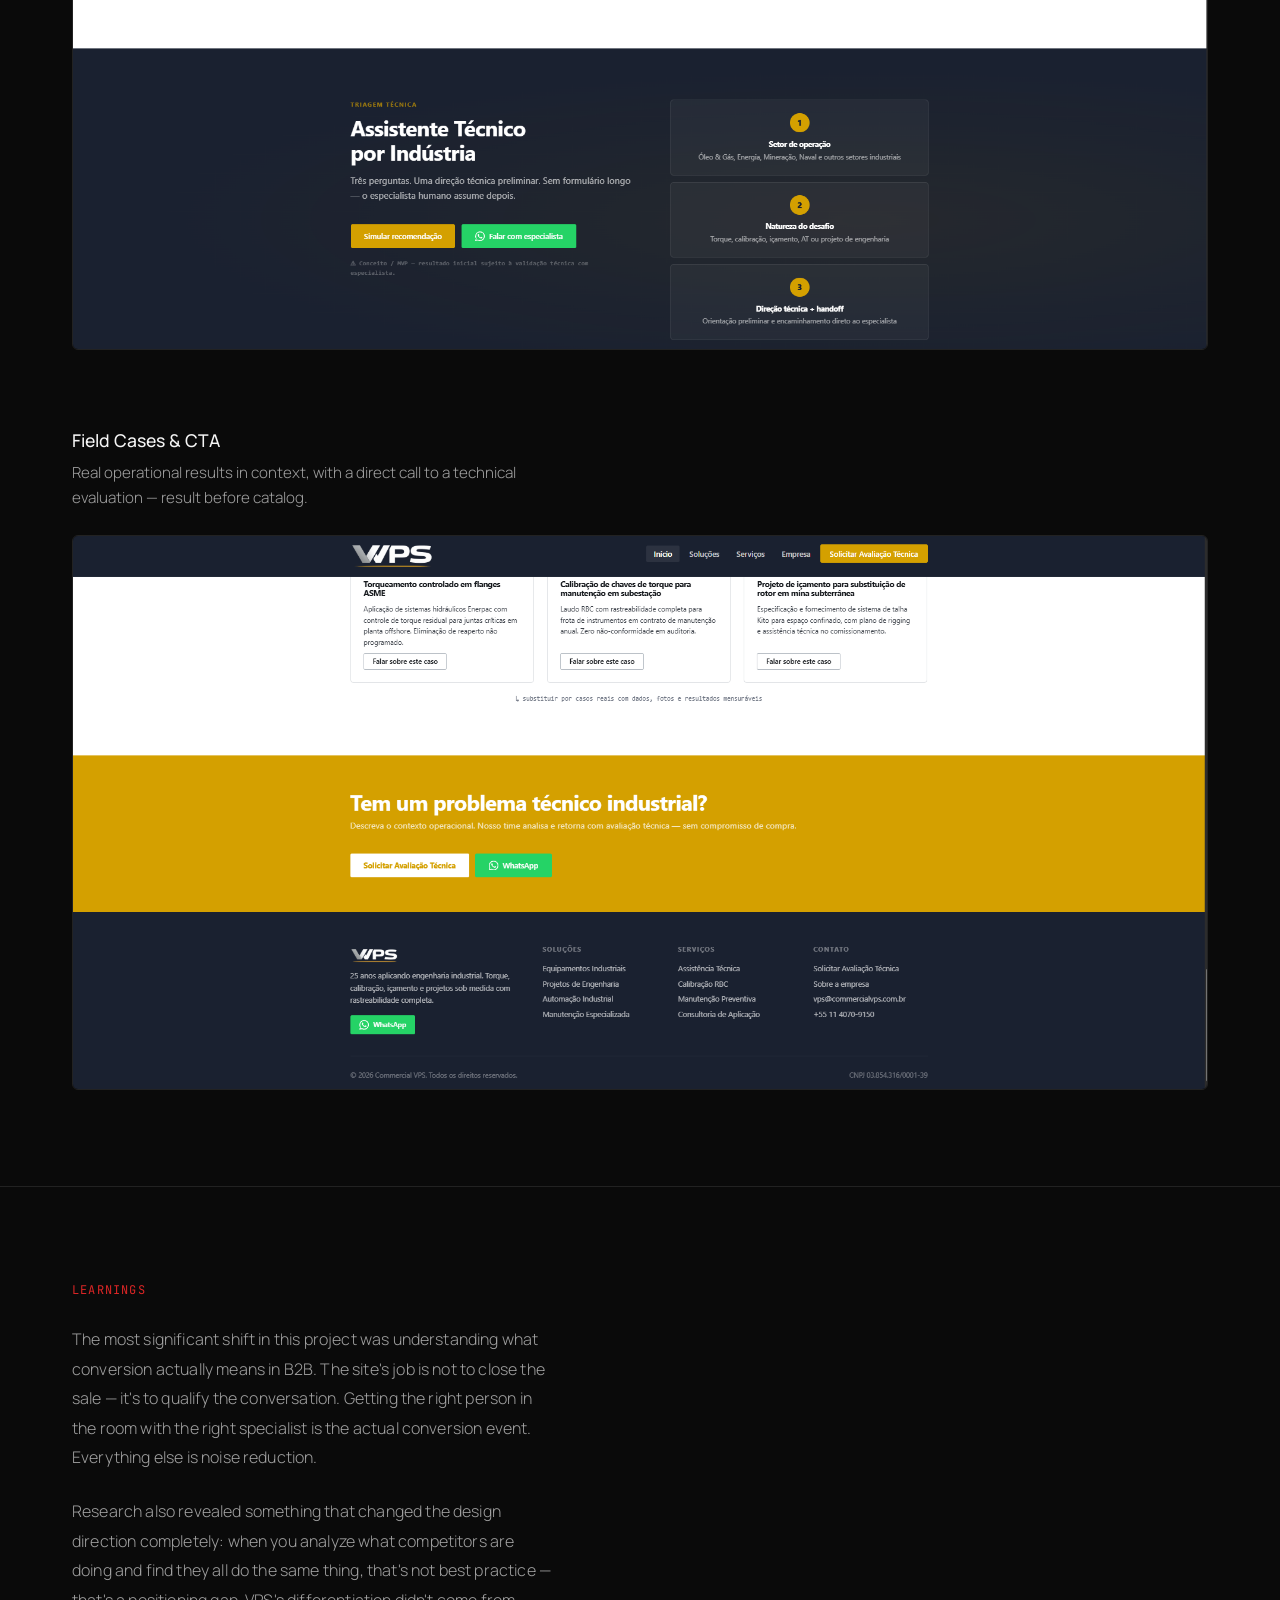
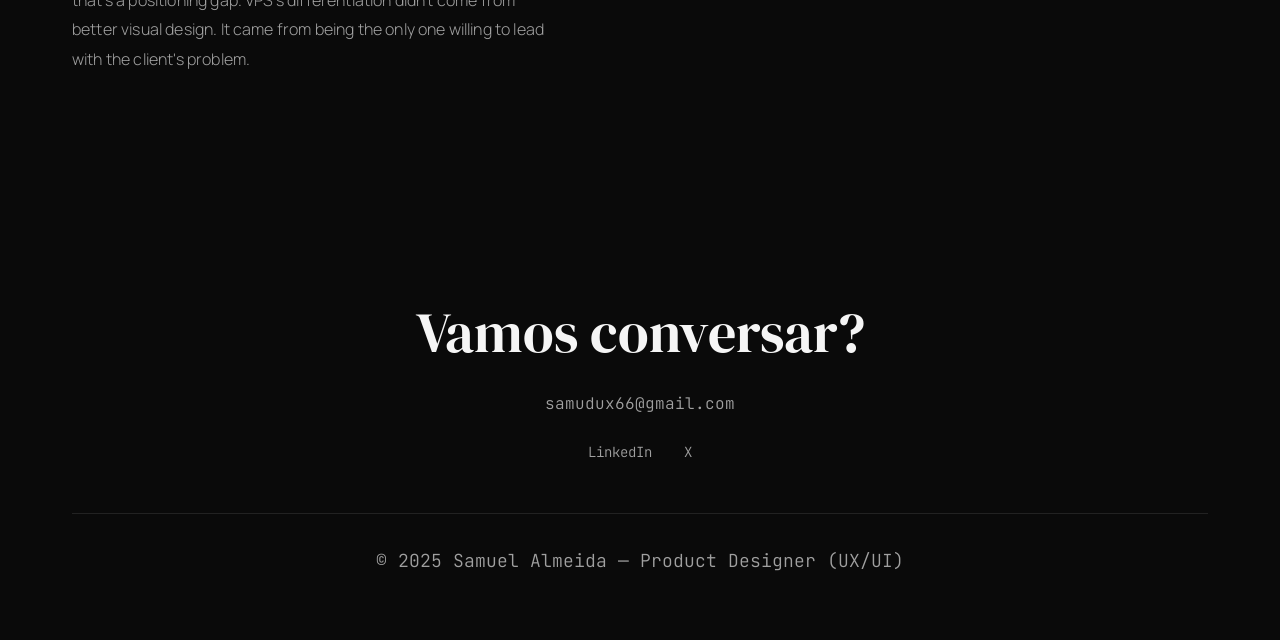
<file: projeto-commercial-vps.html>
<!DOCTYPE html>
<html lang="en">
<head>
    <meta charset="UTF-8">
    <meta name="viewport" content="width=device-width, initial-scale=1.0">
    <title>Commercial VPS — Samuel Almeida</title>
    <meta name="description" content="Commercial VPS — Applied Engineering in the Field. Case study by Samuel Almeida, Product Designer." />

    <!-- OG / Social -->
    <meta property="og:title" content="Commercial VPS — Applied Engineering · Samuel Almeida" />
    <meta property="og:description" content="Strategic repositioning of a B2B industrial company from product catalog to consultative, diagnosis-first platform." />
    <meta property="og:image" content="https://samudux.github.io/Portfolio/assets/vps-hero.png" />
    <meta property="og:url" content="https://samudux.github.io/Portfolio/projeto-commercial-vps.html" />
    <meta property="og:type" content="website" />
    <meta name="twitter:card" content="summary_large_image" />

    <link rel="icon" type="image/png" sizes="32x32" href="favicon-32.png">
    <link rel="apple-touch-icon" sizes="180x180" href="apple-touch-icon.png">

    <link rel="preconnect" href="https://fonts.googleapis.com">
    <link rel="preconnect" href="https://fonts.gstatic.com" crossorigin>
    <link href="https://fonts.googleapis.com/css2?family=DM+Serif+Display:ital@0;1&family=JetBrains+Mono:wght@300;400;500&family=Manrope:wght@300;400;500;600;700&display=swap" rel="stylesheet">

    <link rel="stylesheet" href="styles.css">
</head>
<body>

<!-- ===================== NAVIGATION ===================== -->
<nav id="navbar">
<div class="nav-container">
<a href="index.html" class="nav-logo">Samuel Almeida</a>
<ul class="nav-links">
<li><a href="index.html#work">Work</a></li>
<li><a href="index.html#about">About</a></li>
<li><a href="index.html#expertise">Expertise</a></li>
<li><a href="index.html#contact">Contact</a></li>
</ul>
</div>
</nav>

<!-- ===================== CASE STUDY ===================== -->
<div class="case-page">

    <!-- Hero -->
    <section class="case-hero">
    <div class="portfolio-container">

        <a href="index.html#work" class="project-back-link">← Back to projects</a>

        <div class="case-hero-content scroll-reveal">
            <div class="case-meta">
                <span class="case-tag">B2B</span>
                <span class="case-tag">STRATEGY</span>
                <span class="case-tag">RESEARCH</span>
            </div>
            <h1 class="case-title">Commercial VPS</h1>
            <p class="case-subtitle">Applied engineering in the field</p>
        </div>

        <div class="case-hero-image scroll-reveal" style="max-width: 960px; margin: 0 auto;">
            <img src="assets/vps-hero.png" alt="Commercial VPS — Applied Engineering" loading="lazy">
        </div>

    </div>
    </section>

    <!-- 1. Context -->
    <section class="case-section">
    <div class="portfolio-container">
        <div class="case-block--narrow scroll-reveal">
            <h3 class="case-label">Context</h3>
            <p class="case-text">
                Commercial VPS is a B2B industrial company with 25 years in the market,
                specializing in industrial torque tools and applied engineering solutions.
                The project was a complete repositioning of their digital presence —
                not a visual refresh, but a structural rethinking of how the company
                communicates value to technical buyers.
            </p>
        </div>
    </div>
    </section>

    <!-- 2. Problem & Solution -->
    <section class="case-section">
    <div class="portfolio-container">
        <div class="case-two-col">
            <div class="case-block scroll-reveal">
                <h3 class="case-label">Problem</h3>
                <p class="case-text">
                    VPS had 25 years of technical expertise and proven field results —
                    but their digital presence communicated none of it.
                    The site looked like every other industrial distributor:
                    product grids, spec sheets, and a generic contact form.
                    Visitors couldn't tell why they should work with VPS
                    instead of any other supplier.
                </p>
            </div>
            <div class="case-block scroll-reveal">
                <h3 class="case-label">Solution</h3>
                <p class="case-text">
                    Reposition the site as a consultative, diagnosis-first platform.
                    Instead of presenting products upfront, the system qualifies
                    the visitor's context — industry, challenge type, urgency —
                    and routes them to the right specialist before any catalog appears.
                    The message becomes: "we solve your problem,
                    and the product is how we do it."
                </p>
            </div>
        </div>
    </div>
    </section>

    <!-- 3. Research -->
    <section class="case-section">
    <div class="portfolio-container">

        <h3 class="case-label scroll-reveal">Research</h3>

        <p class="case-text scroll-reveal" style="max-width: 440px; margin-bottom: 5rem; font-style: italic;">
            Before any design decision, I needed to understand the competitive landscape
            and who was actually visiting this site — and what they needed when they arrived.
        </p>

        <div class="case-two-col">

            <div class="case-block scroll-reveal">
                <p class="case-text"><strong>Competitive analysis</strong></p>
                <p class="case-text">
                    Five direct competitors were analyzed: Carlsons, Durazzo, Enerpac,
                    HYTORC and Atlas Copco. The pattern was consistent —
                    all of them led with product catalogs and spec sheets.
                    None of them led with the client's problem.
                    This was the gap: a consultative positioning was not just
                    a differentiator — it was entirely absent from the market.
                </p>
            </div>

            <div class="case-block scroll-reveal">
                <p class="case-text"><strong>Two visitor profiles</strong></p>
                <p class="case-text">
                    An empathy map revealed two distinct B2B visitor types:
                    the <em>Technical in Search of Direction</em> — who knows they have
                    a problem but doesn't know what solution exists —
                    and the <em>Objective Technical Buyer</em> — who already knows
                    what they need and is evaluating suppliers.
                    The existing site failed both: it didn't diagnose the first
                    and didn't differentiate for the second.
                </p>
            </div>

        </div>
    </div>
    </section>

    <!-- 4. Strategic Decision -->
    <section class="case-section">
    <div class="portfolio-container">

        <h3 class="case-label scroll-reveal">Strategic Decision — The Turning Point</h3>

        <p class="case-text scroll-reveal" style="max-width: 440px; margin-bottom: 5rem; font-style: italic;">
            The key insight from research changed the entire direction of the project.
        </p>

        <div class="case-block--narrow scroll-reveal">
            <p class="case-text">
                Industrial B2B buyers don't visit a site to browse. They visit with a problem —
                and their first question is not "what do you sell?" but "can you solve what I have?"
                The moment a site leads with a product catalog, it loses the visitor
                who doesn't yet know what product they need.
            </p>
            <p class="case-text" style="margin-top: 1.5rem;">
                This shifted the design question from
                <em>"how do we present our products better?"</em>
                to <em>"how do we qualify the visitor's context before showing them anything?"</em>
            </p>
            <p class="case-text" style="margin-top: 1.5rem;">
                Three strategic principles were defined from this insight:
            </p>
        </div>

        <div class="case-two-col" style="margin-top: 2rem;">

            <div class="case-block scroll-reveal">
                <p class="case-text"><strong>Solution before catalog</strong></p>
                <p class="case-text">
                    The visitor's problem is the entry point — not the product.
                    Every structural decision in the site follows this hierarchy.
                </p>
            </div>

            <div class="case-block scroll-reveal">
                <p class="case-text"><strong>Expert in applied engineering</strong></p>
                <p class="case-text">
                    VPS doesn't just distribute tools — they apply them in context.
                    The site needed to communicate this distinction clearly and consistently.
                </p>
            </div>

            <div class="case-block scroll-reveal">
                <p class="case-text"><strong>Visible operational impact</strong></p>
                <p class="case-text">
                    Real case studies in the field — not just product descriptions.
                    The evidence of expertise must be visible before the sale happens.
                </p>
            </div>

        </div>
    </div>
    </section>

    <!-- 5. Product Decisions -->
    <section class="case-section">
    <div class="portfolio-container">
        <h3 class="case-label scroll-reveal">Product Decisions</h3>
        <div class="case-two-col">

            <div class="case-block scroll-reveal">
                <p class="case-text"><strong>Industry-first navigation</strong></p>
                <p class="case-text">
                    The previous structure organized content by product category.
                    Technical buyers think in terms of their industry and operational challenge —
                    not in terms of tool families.
                    Navigation was restructured around industry segments and challenge types,
                    mapping directly to how the visitor thinks.
                </p>
            </div>

            <div class="case-block scroll-reveal">
                <p class="case-text"><strong>AI Technical Triage</strong></p>
                <p class="case-text">
                    A hypothesis was developed for a lightweight triage assistant:
                    three structured questions about industry, challenge and urgency,
                    routing the visitor to the right specialist before any catalog interaction.
                    The goal was to qualify the conversation, not automate the sale —
                    the specialist closes the deal; the system gets the right person to them.
                </p>
            </div>

            <div class="case-block scroll-reveal">
                <p class="case-text"><strong>Field cases as primary evidence</strong></p>
                <p class="case-text">
                    Case studies were elevated from a secondary section to a core component
                    of the value proposition. Operational impact — real numbers, real contexts —
                    communicates expertise more effectively than any product description.
                </p>
            </div>

            <div class="case-block scroll-reveal">
                <p class="case-text"><strong>CTA before catalog</strong></p>
                <p class="case-text">
                    In the previous structure, contact happened after catalog browsing.
                    For the consultative model, the CTA moves earlier in the journey:
                    "request a technical evaluation" replaces "see our products."
                    The conversion event is a qualified conversation — not a page view.
                </p>
            </div>

        </div>
    </div>
    </section>

    <!-- 6. Trade-offs -->
    <section class="case-section">
    <div class="portfolio-container">
        <h3 class="case-label scroll-reveal">Trade-offs</h3>
        <div class="case-two-col">

            <div class="case-block scroll-reveal">
                <p class="case-text"><strong>Consultative depth vs. SEO discoverability</strong></p>
                <p class="case-text">
                    Catalog-heavy sites tend to rank better for product-specific searches.
                    The consultative approach sacrifices some catalog surface area
                    in favor of positioning clarity. The bet is that qualified leads
                    are worth more than high-volume undifferentiated traffic.
                </p>
            </div>

            <div class="case-block scroll-reveal">
                <p class="case-text"><strong>Technical language vs. accessibility</strong></p>
                <p class="case-text">
                    The primary audience is technical — but not always equally specialized.
                    Using highly technical language strengthens credibility with specialists
                    but creates friction for procurement contacts and decision-makers
                    who aren't engineers. The solution was to layer: clear summary language
                    on the surface, technical depth one level down.
                </p>
            </div>

            <div class="case-block scroll-reveal">
                <p class="case-text"><strong>Triage assistance vs. direct access</strong></p>
                <p class="case-text">
                    The Objective Technical Buyer already knows what they need —
                    routing them through a triage flow creates unnecessary friction.
                    The triage assistant was designed as an optional layer,
                    not a gate. Direct access to products and specialists
                    was preserved as a parallel path.
                </p>
            </div>

        </div>
    </div>
    </section>

    <!-- 7. Interface -->
    <section class="case-section">
    <div class="portfolio-container">

        <h2 class="case-section-title scroll-reveal">Interface</h2>

        <div class="case-interfaces">

            <div class="case-interface-item scroll-reveal">
                <div class="case-interface-info">
                    <h4 class="case-interface-title">Hero & Value Proposition</h4>
                    <p class="case-interface-desc">Consultative positioning upfront: the message leads with the client's problem, not the product catalog.</p>
                </div>
                <div class="case-interface-image">
                    <img src="assets/vps-hero.png" alt="Commercial VPS — Hero" loading="lazy">
                </div>
            </div>

            <div class="case-interface-item scroll-reveal">
                <div class="case-interface-info">
                    <h4 class="case-interface-title">Industries & Technical Assistant</h4>
                    <p class="case-interface-desc">Navigation organized by industry segment, with a 3-question triage routing visitors to the right specialist before any catalog.</p>
                </div>
                <div class="case-interface-image">
                    <img src="assets/vps-industries.png" alt="Commercial VPS — Industries" loading="lazy">
                </div>
            </div>

            <div class="case-interface-item scroll-reveal">
                <div class="case-interface-info">
                    <h4 class="case-interface-title">Field Cases & CTA</h4>
                    <p class="case-interface-desc">Real operational results in context, with a direct call to a technical evaluation — result before catalog.</p>
                </div>
                <div class="case-interface-image">
                    <img src="assets/vps-assistant.png" alt="Commercial VPS — Cases & CTA" loading="lazy">
                </div>
            </div>

        </div>
    </div>
    </section>

    <!-- 8. Learnings -->
    <section class="case-section">
    <div class="portfolio-container">
        <div class="case-block--narrow scroll-reveal">
            <h3 class="case-label">Learnings</h3>
            <p class="case-text">
                The most significant shift in this project was understanding what conversion
                actually means in B2B. The site's job is not to close the sale —
                it's to qualify the conversation.
                Getting the right person in the room with the right specialist
                is the actual conversion event. Everything else is noise reduction.
            </p>
            <p class="case-text" style="margin-top: 1.5rem;">
                Research also revealed something that changed the design direction completely:
                when you analyze what competitors are doing and find they all do the same thing,
                that's not best practice — that's a positioning gap.
                VPS's differentiation didn't come from better visual design.
                It came from being the only one willing to lead with the client's problem.
            </p>
        </div>
    </div>
    </section>

</div>

<!-- ===================== FOOTER ===================== -->
<footer id="contact" class="portfolio-footer">
<div class="portfolio-container">
<div class="footer-content">
<h2 class="footer-title">Vamos conversar?</h2>
<a href="mailto:samudux66@gmail.com" class="footer-email">samudux66@gmail.com</a>
<div class="footer-links">
<a href="https://www.linkedin.com/in/samuel-almeida-27a087388/" target="_blank" rel="noopener noreferrer">LinkedIn</a>
<a href="https://x.com/Samuel151093" target="_blank" rel="noopener noreferrer">X</a>
</div>
</div>
<div class="footer-bottom">
<p>© 2025 Samuel Almeida — Product Designer (UX/UI)</p>
</div>
</div>
</footer>

<script src="script.js"></script>
</body>
</html>
</file>
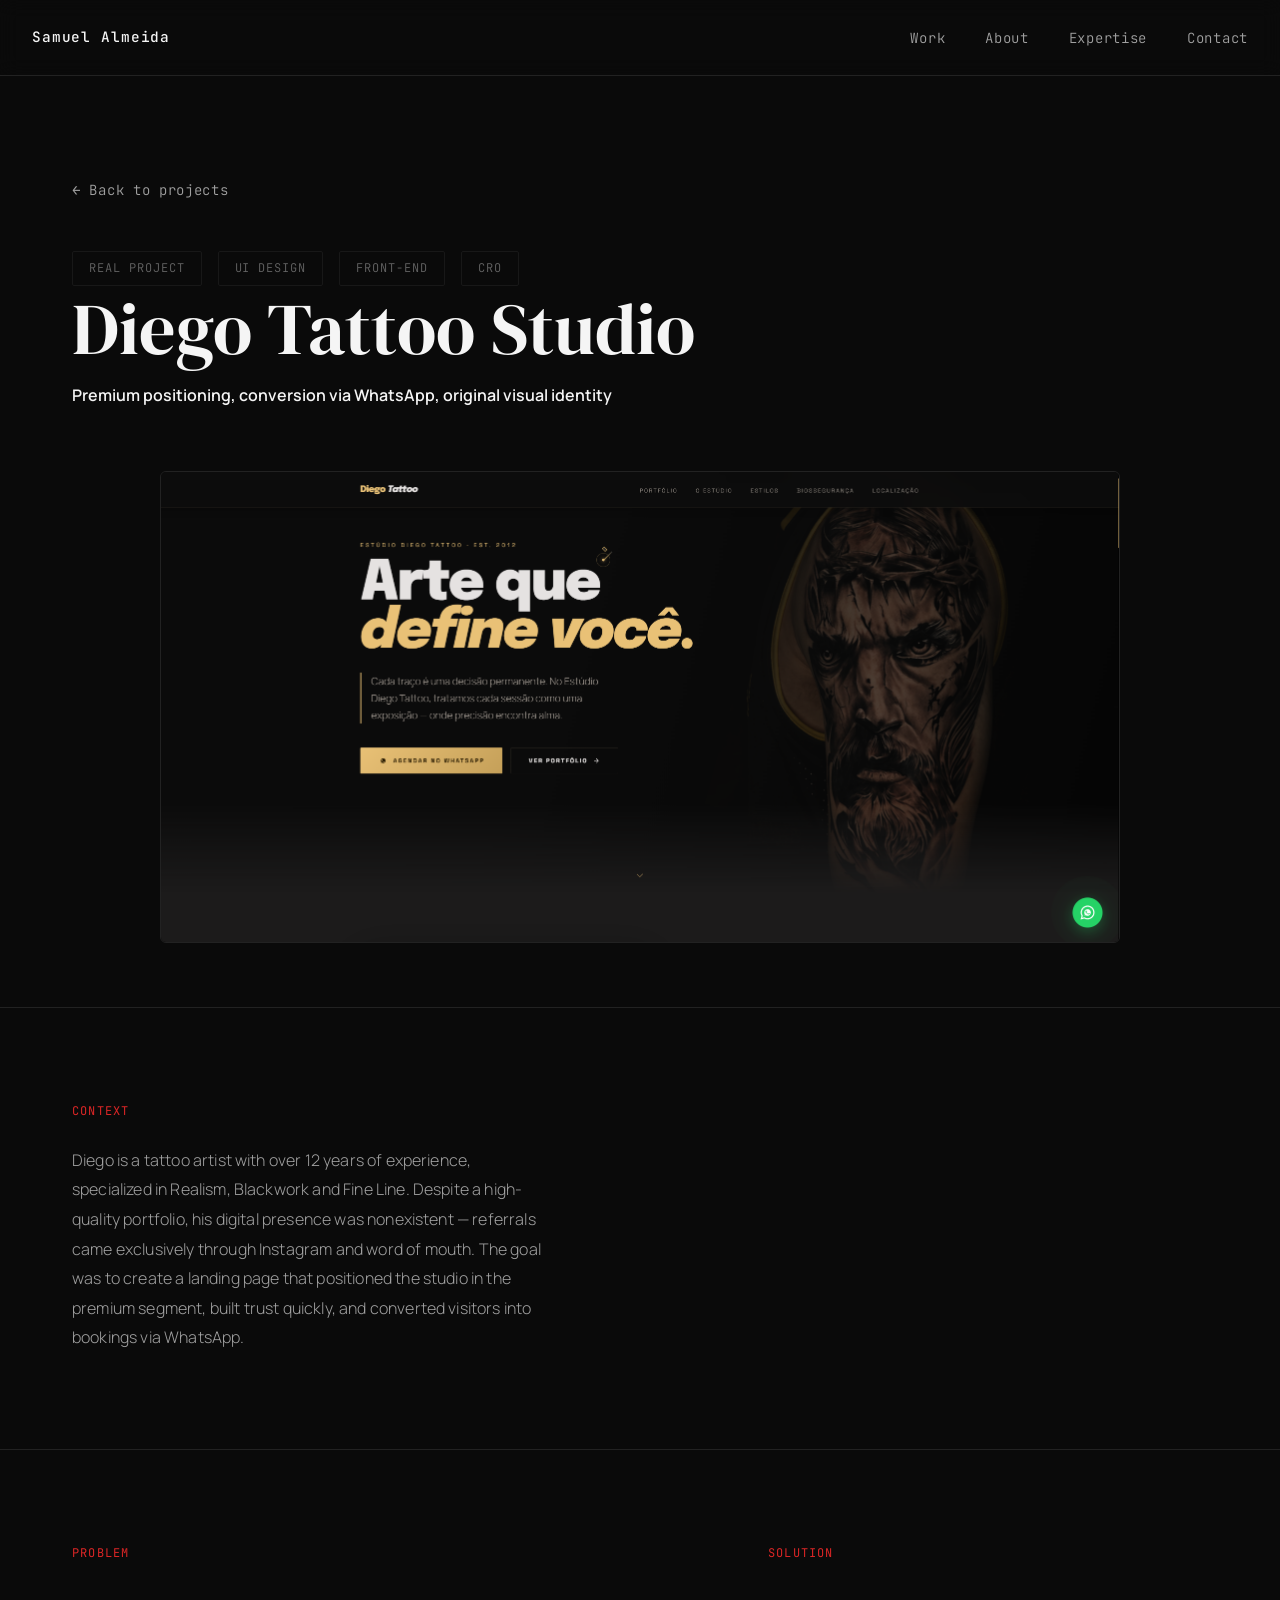
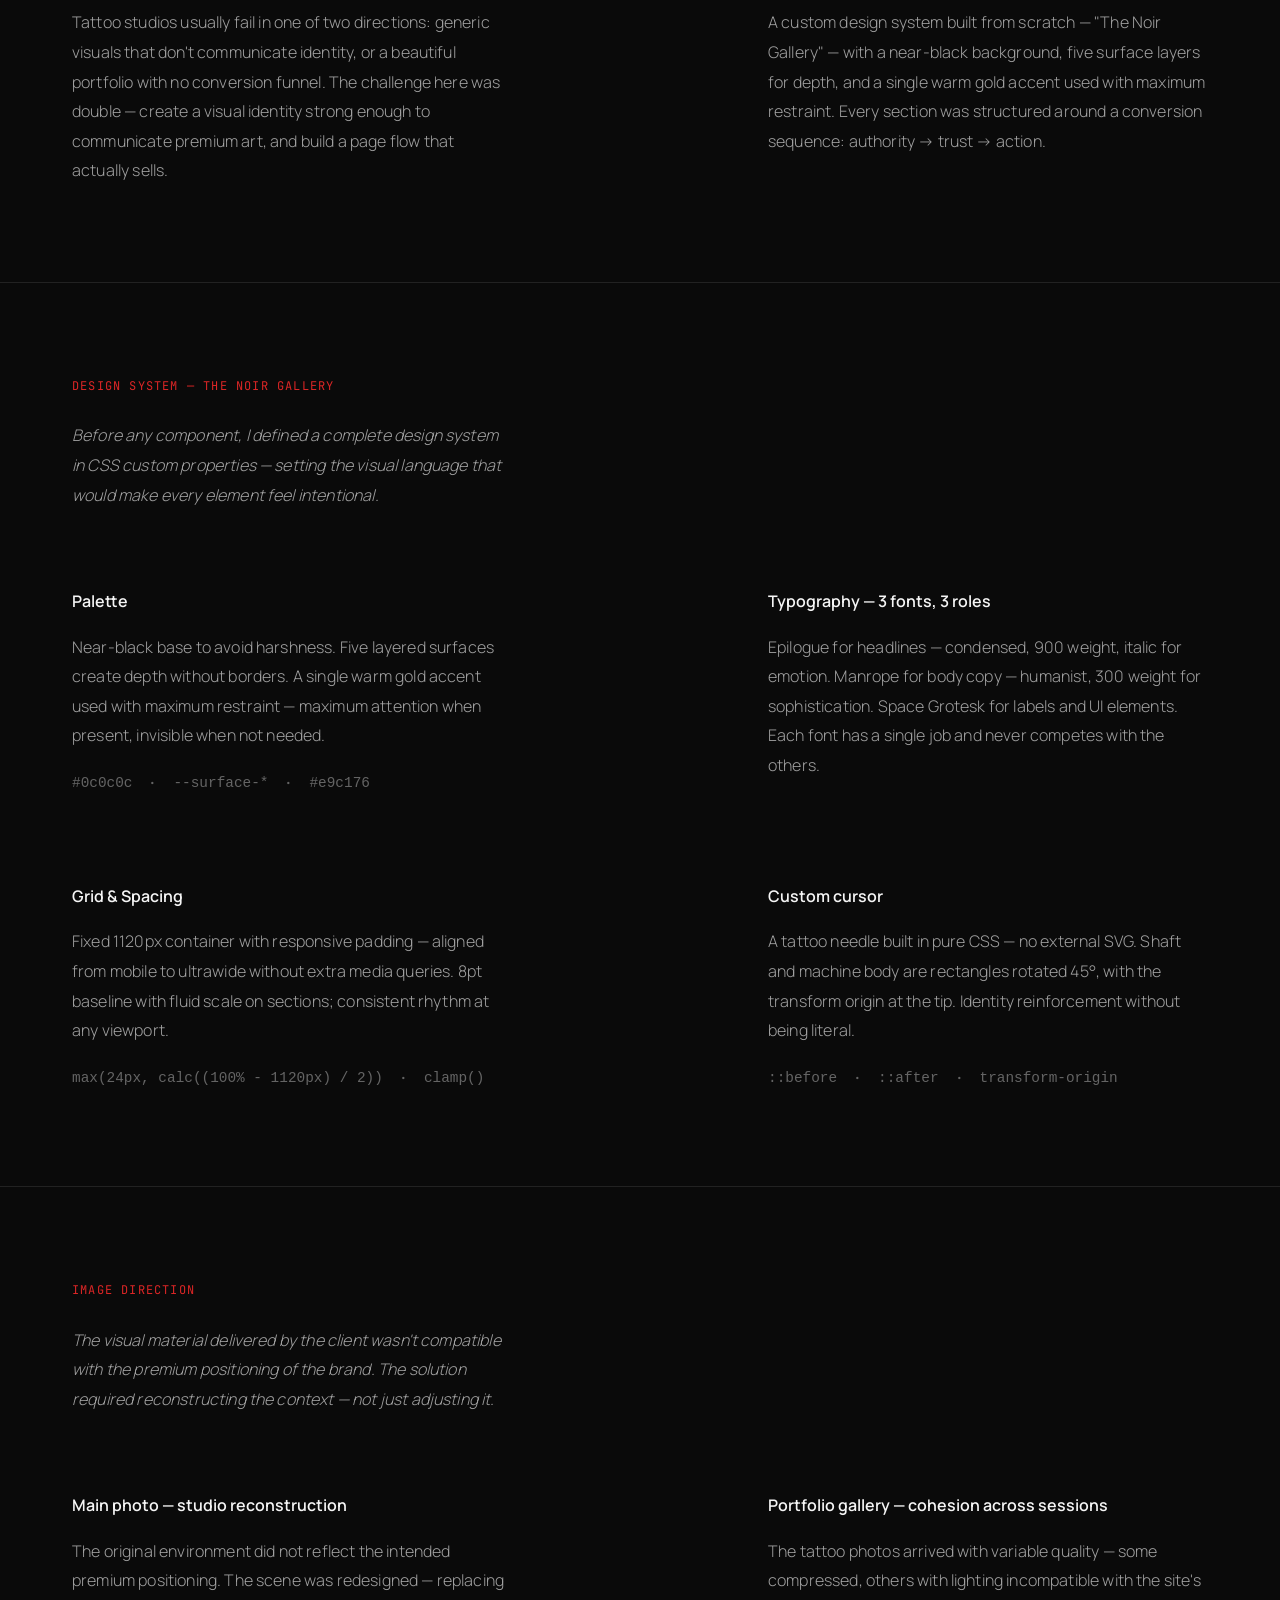
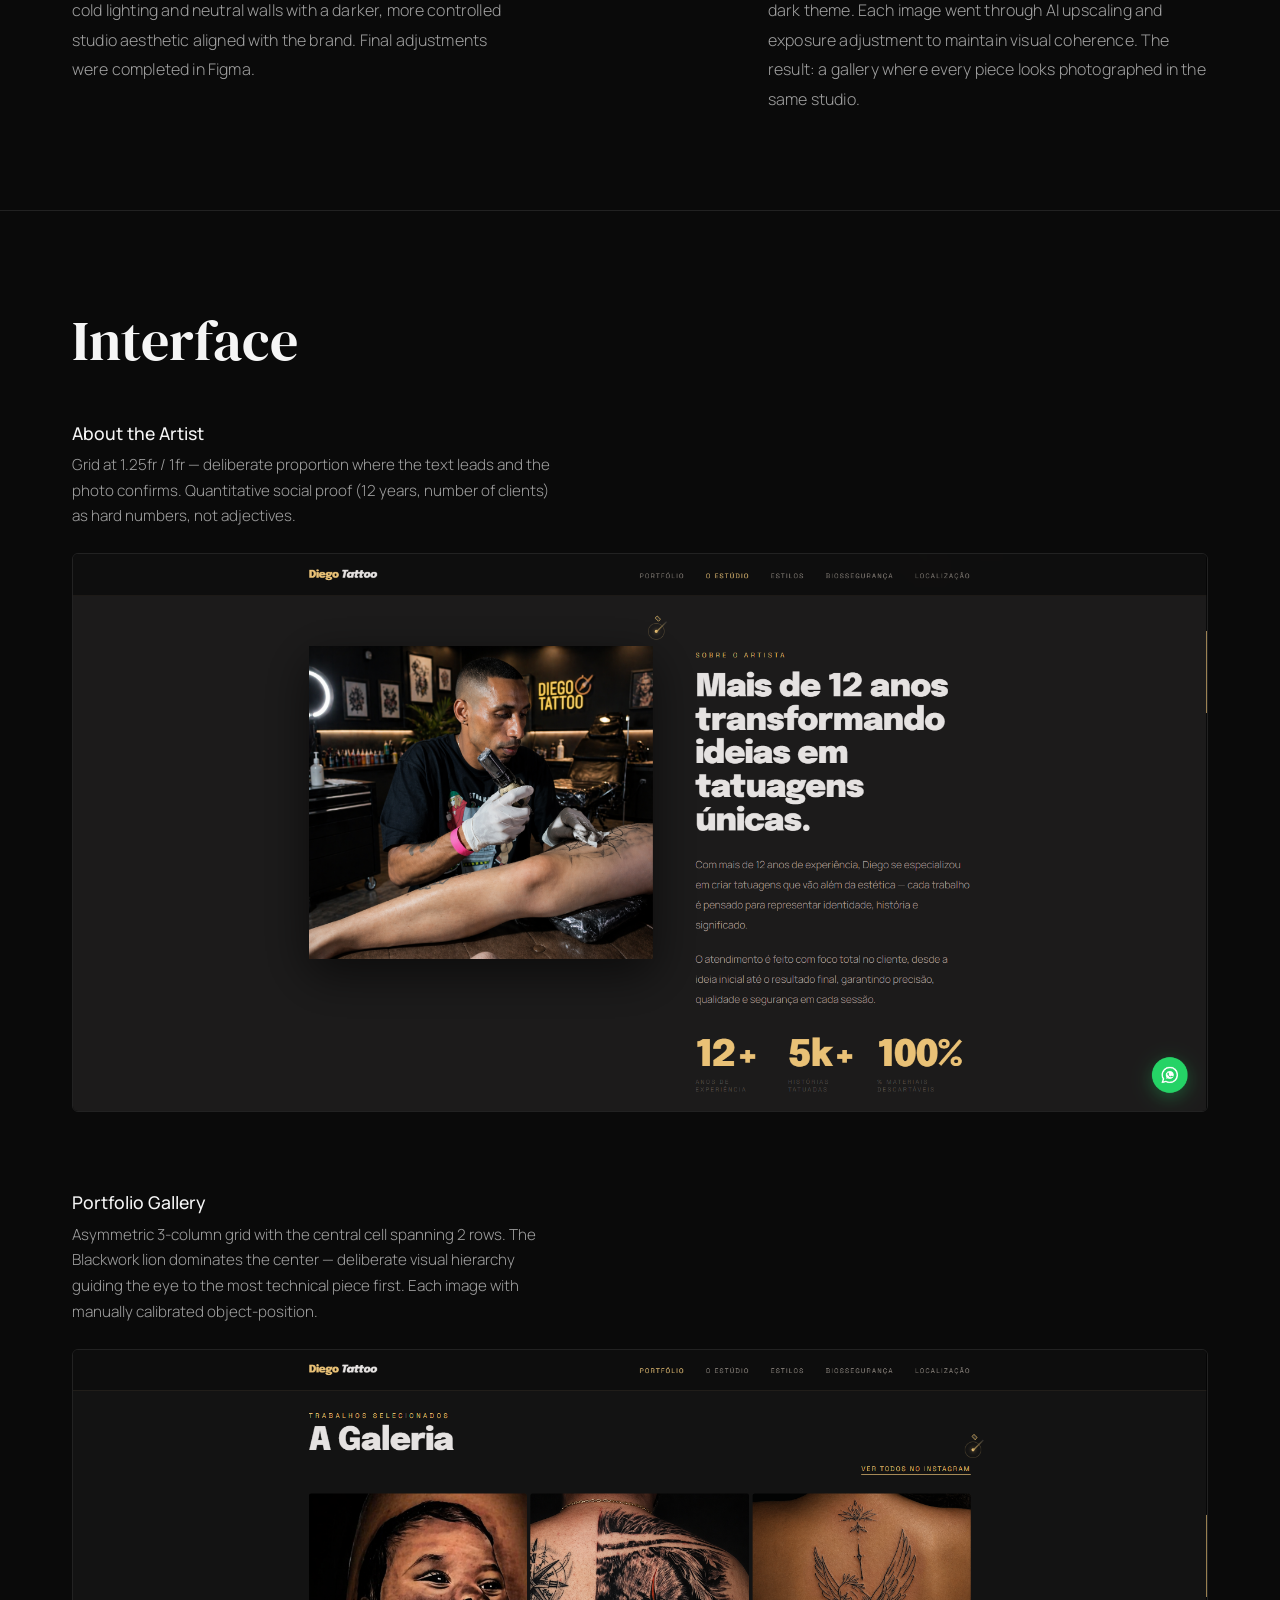
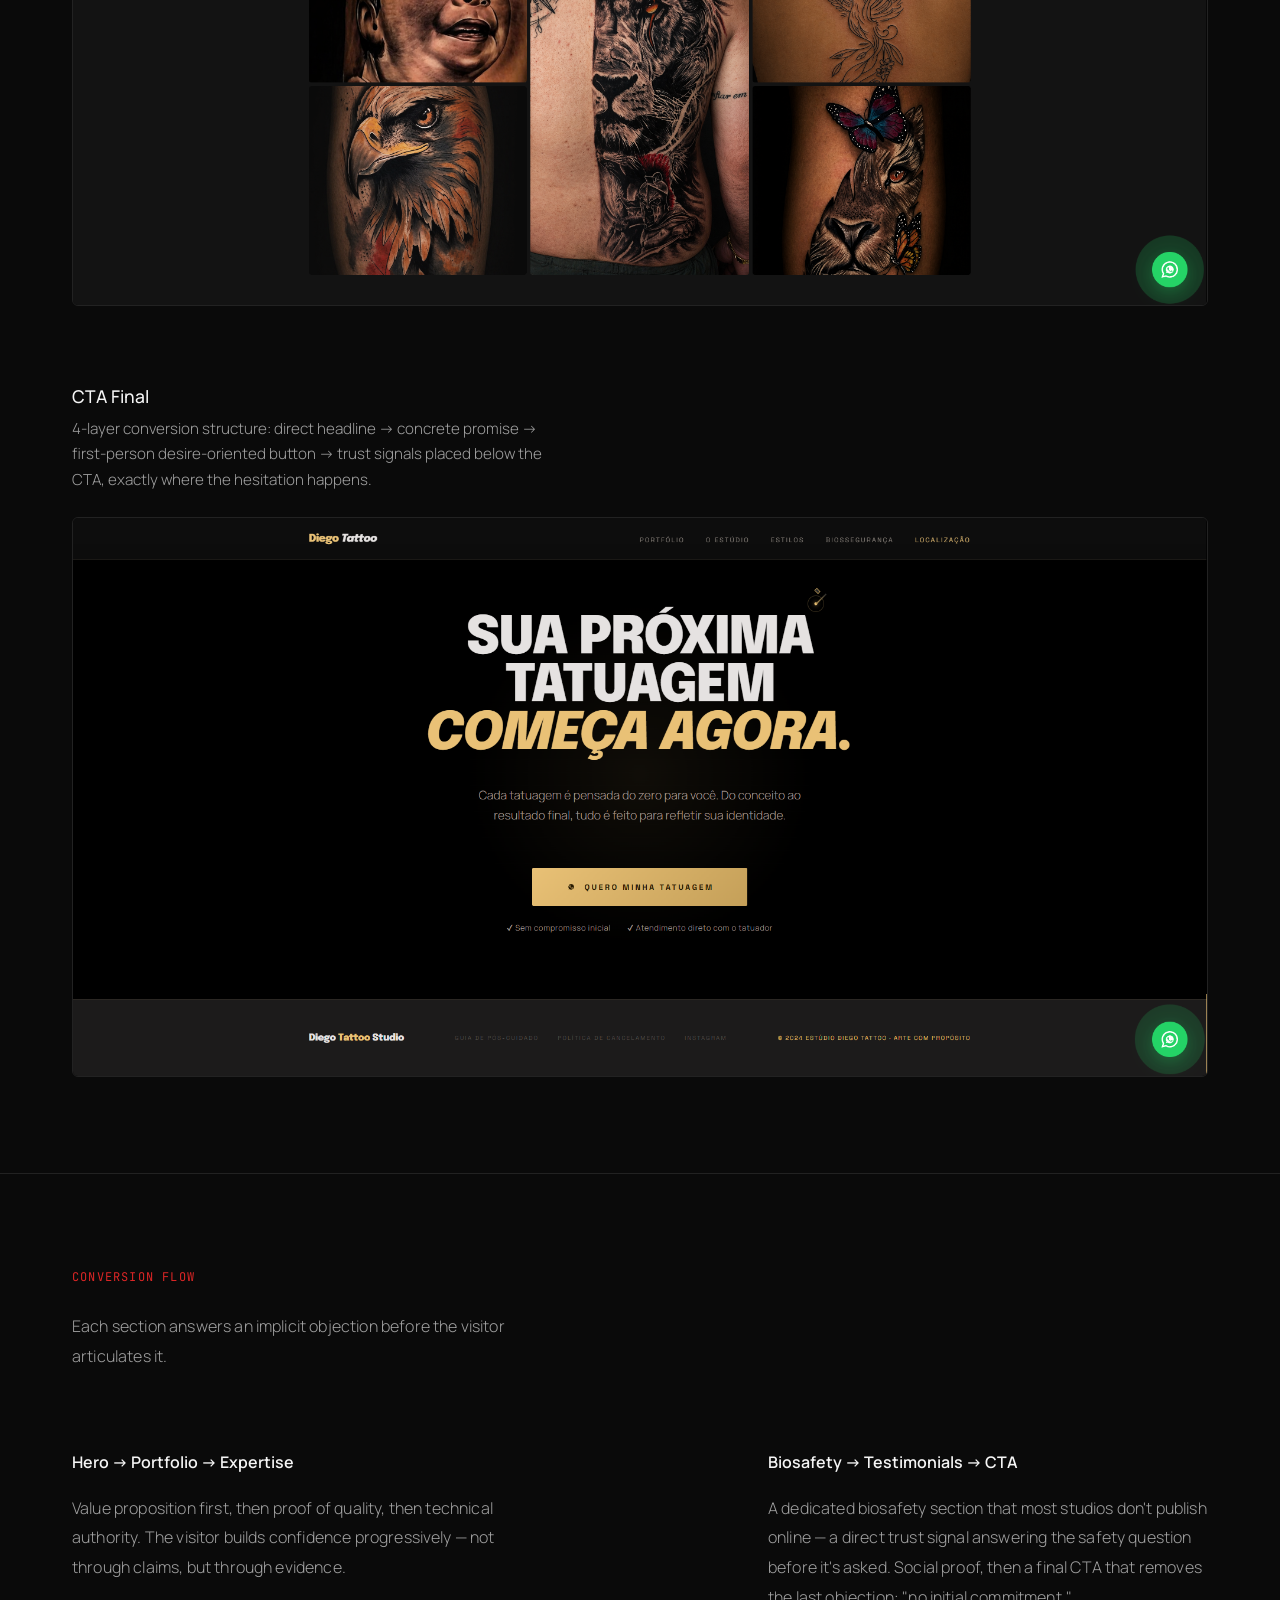
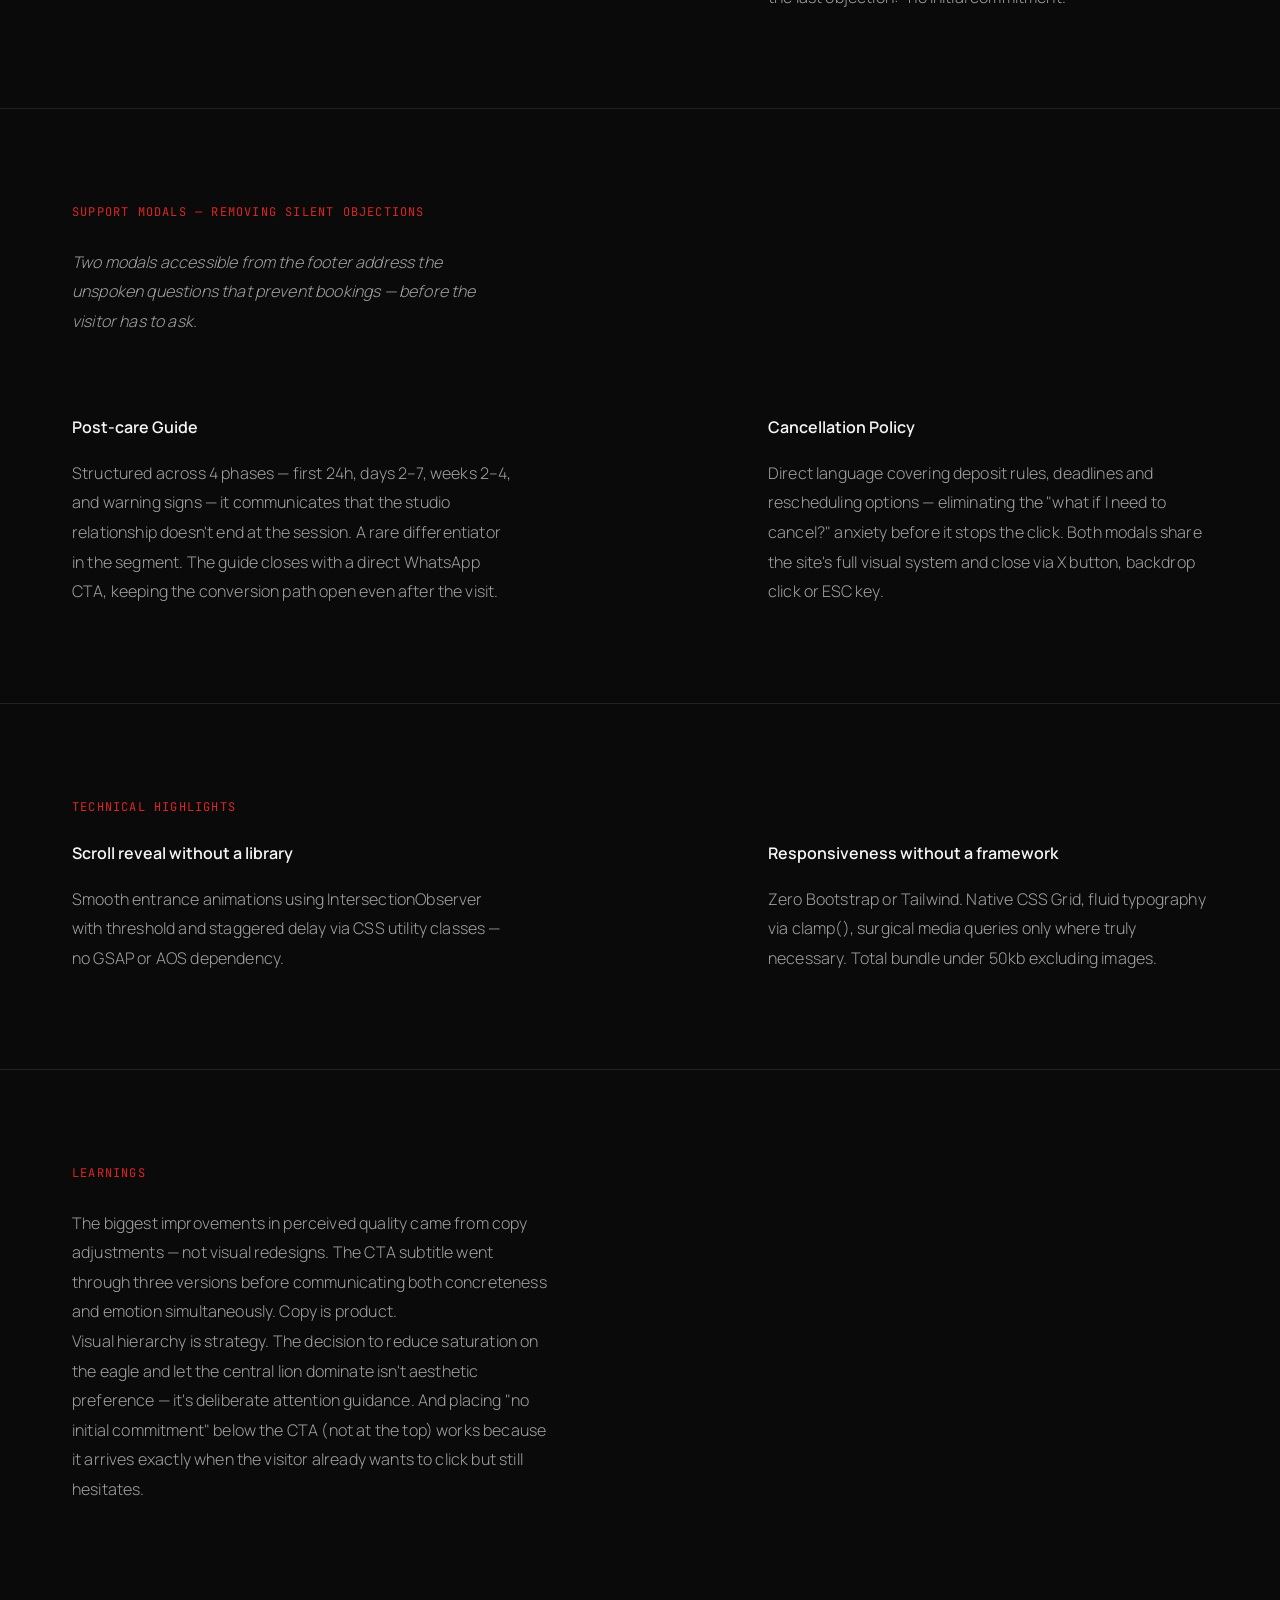
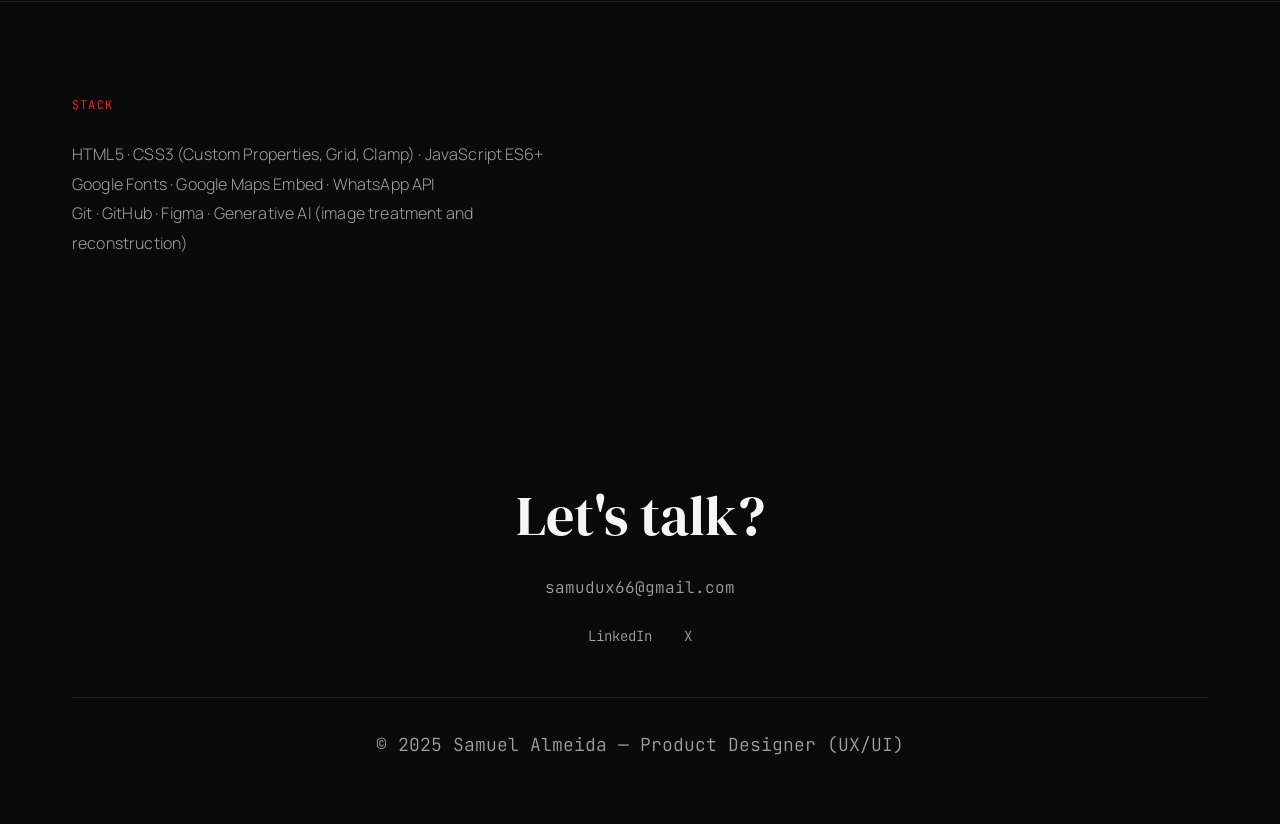
<file: projeto-diegotattoo.html>
<!DOCTYPE html>
<html lang="en">
<head>
    <meta charset="UTF-8">
    <meta name="viewport" content="width=device-width, initial-scale=1.0">
    <title>Diego Tattoo Studio — Samuel Almeida</title>
    <meta name="description" content="Diego Tattoo Studio — Premium landing page with conversion strategy via WhatsApp. Case study by Samuel Almeida, Product Designer." />

    <!-- OG / Social -->
    <meta property="og:title" content="Diego Tattoo Studio — Samuel Almeida" />
    <meta property="og:description" content="Landing page for a tattoo studio: premium positioning, visual identity and WhatsApp conversion flow. HTML · CSS · JavaScript." />
    <meta property="og:image" content="https://samudux.github.io/Portfolio/assets/diego-hero.png" />
    <meta property="og:url" content="https://samudux.github.io/Portfolio/projeto-diegotattoo.html" />
    <meta property="og:type" content="website" />
    <meta name="twitter:card" content="summary_large_image" />

    <link rel="icon" type="image/png" sizes="32x32" href="favicon-32.png">
    <link rel="apple-touch-icon" sizes="180x180" href="apple-touch-icon.png">

    <link rel="preconnect" href="https://fonts.googleapis.com">
    <link rel="preconnect" href="https://fonts.gstatic.com" crossorigin>
    <link href="https://fonts.googleapis.com/css2?family=DM+Serif+Display:ital@0;1&family=JetBrains+Mono:wght@300;400;500&family=Manrope:wght@300;400;500;600;700&display=swap" rel="stylesheet">

    <link rel="stylesheet" href="styles.css">
</head>
<body>

<!-- ===================== NAVIGATION ===================== -->
<nav id="navbar">
<div class="nav-container">
<a href="index.html" class="nav-logo">Samuel Almeida</a>
<ul class="nav-links">
<li><a href="index.html#work">Work</a></li>
<li><a href="index.html#about">About</a></li>
<li><a href="index.html#expertise">Expertise</a></li>
<li><a href="index.html#contact">Contact</a></li>
</ul>
</div>
</nav>

<!-- ===================== CASE STUDY ===================== -->
<div class="case-page">

    <!-- Hero -->
    <section class="case-hero">
    <div class="portfolio-container">

        <a href="index.html#work" class="project-back-link">← Back to projects</a>

        <div class="case-hero-content scroll-reveal">
            <div class="case-meta">
                <span class="case-tag">REAL PROJECT</span>
                <span class="case-tag">UI DESIGN</span>
                <span class="case-tag">FRONT-END</span>
                <span class="case-tag">CRO</span>
            </div>
            <h1 class="case-title">Diego Tattoo Studio</h1>
            <p class="case-subtitle">Premium positioning, conversion via WhatsApp, original visual identity</p>
        </div>

        <div class="case-hero-image scroll-reveal" style="max-width: 960px; margin: 0 auto;">
            <img src="assets/diego-hero.png" alt="Diego Tattoo Studio — Landing Page" loading="lazy">
        </div>

    </div>
    </section>

    <!-- Context -->
    <section class="case-section">
    <div class="portfolio-container">
        <div class="case-block--narrow scroll-reveal">
            <h3 class="case-label">Context</h3>
            <p class="case-text">Diego is a tattoo artist with over 12 years of experience, specialized in Realism, Blackwork and Fine Line. Despite a high-quality portfolio, his digital presence was nonexistent — referrals came exclusively through Instagram and word of mouth. The goal was to create a landing page that positioned the studio in the premium segment, built trust quickly, and converted visitors into bookings via WhatsApp.</p>
        </div>
    </div>
    </section>

    <!-- Problem & Solution -->
    <section class="case-section">
    <div class="portfolio-container">
        <div class="case-two-col">

            <div class="case-block scroll-reveal">
                <h3 class="case-label">Problem</h3>
                <p class="case-text">Tattoo studios usually fail in one of two directions: generic visuals that don't communicate identity, or a beautiful portfolio with no conversion funnel. The challenge here was double — create a visual identity strong enough to communicate premium art, and build a page flow that actually sells.</p>
            </div>

            <div class="case-block scroll-reveal">
                <h3 class="case-label">Solution</h3>
                <p class="case-text">A custom design system built from scratch — "The Noir Gallery" — with a near-black background, five surface layers for depth, and a single warm gold accent used with maximum restraint. Every section was structured around a conversion sequence: authority → trust → action.</p>
            </div>

        </div>
    </div>
    </section>

    <!-- Design System -->
    <section class="case-section">
    <div class="portfolio-container">

        <h3 class="case-label scroll-reveal">Design System — The Noir Gallery</h3>

        <p class="case-intro-text case-text scroll-reveal" style="max-width: 440px; margin-bottom: 5rem;">Before any component, I defined a complete design system in CSS custom properties — setting the visual language that would make every element feel intentional.</p>

        <div class="case-two-col">

            <div class="case-block scroll-reveal">
                <h4 class="case-subtitle">Palette</h4>
                <p class="case-text">Near-black base to avoid harshness. Five layered surfaces create depth without borders. A single warm gold accent used with maximum restraint — maximum attention when present, invisible when not needed.</p>
                <p class="case-meta" translate="no"><code>#0c0c0c</code> · <code>--surface-*</code> · <code>#e9c176</code></p>
            </div>

            <div class="case-block scroll-reveal">
                <h4 class="case-subtitle">Typography — 3 fonts, 3 roles</h4>
                <p class="case-text">Epilogue for headlines — condensed, 900 weight, italic for emotion. Manrope for body copy — humanist, 300 weight for sophistication. Space Grotesk for labels and UI elements. Each font has a single job and never competes with the others.</p>
            </div>

            <div class="case-block scroll-reveal">
                <h4 class="case-subtitle">Grid & Spacing</h4>
                <p class="case-text">Fixed 1120px container with responsive padding — aligned from mobile to ultrawide without extra media queries. 8pt baseline with fluid scale on sections; consistent rhythm at any viewport.</p>
                <p class="case-meta" translate="no"><code>max(24px, calc((100% - 1120px) / 2))</code> · <code>clamp()</code></p>
            </div>

            <div class="case-block scroll-reveal">
                <h4 class="case-subtitle">Custom cursor</h4>
                <p class="case-text">A tattoo needle built in pure CSS — no external SVG. Shaft and machine body are rectangles rotated 45°, with the transform origin at the tip. Identity reinforcement without being literal.</p>
                <p class="case-meta" translate="no"><code>::before</code> · <code>::after</code> · <code>transform-origin</code></p>
            </div>

        </div>
    </div>
    </section>

    <!-- Image Direction -->
    <section class="case-section">
    <div class="portfolio-container">

        <h3 class="case-label scroll-reveal">Image Direction</h3>

        <p class="case-text scroll-reveal" style="max-width: 440px; margin-bottom: 5rem; font-style: italic;">The visual material delivered by the client wasn't compatible with the premium positioning of the brand. The solution required reconstructing the context — not just adjusting it.</p>

        <div class="case-two-col">

            <div class="case-block scroll-reveal">
                <h4 class="case-subtitle">Main photo — studio reconstruction</h4>
                <p class="case-text">The original environment did not reflect the intended premium positioning. The scene was redesigned — replacing cold lighting and neutral walls with a darker, more controlled studio aesthetic aligned with the brand. Final adjustments were completed in Figma.</p>
            </div>

            <div class="case-block scroll-reveal">
                <h4 class="case-subtitle">Portfolio gallery — cohesion across sessions</h4>
                <p class="case-text">The tattoo photos arrived with variable quality — some compressed, others with lighting incompatible with the site's dark theme. Each image went through AI upscaling and exposure adjustment to maintain visual coherence. The result: a gallery where every piece looks photographed in the same studio.</p>
            </div>

        </div>
    </div>
    </section>

    <!-- Interface -->
    <section class="case-section">
    <div class="portfolio-container">

        <h2 class="case-section-title scroll-reveal">Interface</h2>

        <div class="case-interfaces">

            <div class="case-interface-item scroll-reveal">
                <div class="case-interface-info">
                    <h4 class="case-interface-title">About the Artist</h4>
                    <p class="case-interface-desc">Grid at 1.25fr / 1fr — deliberate proportion where the text leads and the photo confirms. Quantitative social proof (12 years, number of clients) as hard numbers, not adjectives.</p>
                </div>
                <div class="case-interface-image">
                    <img src="assets/diego-Sobre-Artista.png" alt="Diego Tattoo Studio — About the Artist" loading="lazy">
                </div>
            </div>

            <div class="case-interface-item scroll-reveal">
                <div class="case-interface-info">
                    <h4 class="case-interface-title">Portfolio Gallery</h4>
                    <p class="case-interface-desc">Asymmetric 3-column grid with the central cell spanning 2 rows. The Blackwork lion dominates the center — deliberate visual hierarchy guiding the eye to the most technical piece first. Each image with manually calibrated object-position.</p>
                </div>
                <div class="case-interface-image">
                    <img src="assets/diego-gallery.png" alt="Diego Tattoo Studio — Gallery" loading="lazy">
                </div>
            </div>

            <div class="case-interface-item scroll-reveal">
                <div class="case-interface-info">
                    <h4 class="case-interface-title">CTA Final</h4>
                    <p class="case-interface-desc">4-layer conversion structure: direct headline → concrete promise → first-person desire-oriented button → trust signals placed below the CTA, exactly where the hesitation happens.</p>
                </div>
                <div class="case-interface-image">
                    <img src="assets/diego-cta.png" alt="Diego Tattoo Studio — CTA" loading="lazy">
                </div>
            </div>

        </div>
    </div>
    </section>

    <!-- Conversion Flow -->
    <section class="case-section">
    <div class="portfolio-container">

        <h3 class="case-label scroll-reveal">Conversion Flow</h3>

        <p class="case-text scroll-reveal" style="max-width: 440px; margin-bottom: 5rem;">Each section answers an implicit objection before the visitor articulates it.</p>

        <div class="case-two-col">

            <div class="case-block scroll-reveal">
                <h4 class="case-subtitle">Hero → Portfolio → Expertise</h4>
                <p class="case-text">Value proposition first, then proof of quality, then technical authority. The visitor builds confidence progressively — not through claims, but through evidence.</p>
            </div>

            <div class="case-block scroll-reveal">
                <h4 class="case-subtitle">Biosafety → Testimonials → CTA</h4>
                <p class="case-text">A dedicated biosafety section that most studios don't publish online — a direct trust signal answering the safety question before it's asked. Social proof, then a final CTA that removes the last objection: "no initial commitment."</p>
            </div>

        </div>
    </div>
    </section>

    <!-- Support Modals -->
    <section class="case-section">
    <div class="portfolio-container">

        <h3 class="case-label scroll-reveal">Support Modals — Removing Silent Objections</h3>

        <p class="case-text scroll-reveal" style="max-width: 440px; margin-bottom: 5rem; font-style: italic;">Two modals accessible from the footer address the unspoken questions that prevent bookings — before the visitor has to ask.</p>

        <div class="case-two-col">

            <div class="case-block scroll-reveal">
                <h4 class="case-subtitle">Post-care Guide</h4>
                <p class="case-text">Structured across 4 phases — first 24h, days 2–7, weeks 2–4, and warning signs — it communicates that the studio relationship doesn't end at the session. A rare differentiator in the segment. The guide closes with a direct WhatsApp CTA, keeping the conversion path open even after the visit.</p>
            </div>

            <div class="case-block scroll-reveal">
                <h4 class="case-subtitle">Cancellation Policy</h4>
                <p class="case-text">Direct language covering deposit rules, deadlines and rescheduling options — eliminating the "what if I need to cancel?" anxiety before it stops the click. Both modals share the site's full visual system and close via X button, backdrop click or ESC key.</p>
            </div>

        </div>
    </div>
    </section>

    <!-- Technical Highlights -->
    <section class="case-section">
    <div class="portfolio-container">

        <h3 class="case-label scroll-reveal">Technical Highlights</h3>

        <div class="case-two-col">

            <div class="case-block scroll-reveal">
                <h4 class="case-subtitle">Scroll reveal without a library</h4>
                <p class="case-text">Smooth entrance animations using IntersectionObserver with threshold and staggered delay via CSS utility classes — no GSAP or AOS dependency.</p>
            </div>

            <div class="case-block scroll-reveal">
                <h4 class="case-subtitle">Responsiveness without a framework</h4>
                <p class="case-text">Zero Bootstrap or Tailwind. Native CSS Grid, fluid typography via clamp(), surgical media queries only where truly necessary. Total bundle under 50kb excluding images.</p>
            </div>

        </div>
    </div>
    </section>

    <!-- Learnings -->
    <section class="case-section">
    <div class="portfolio-container">
        <div class="case-block--narrow scroll-reveal">
            <h3 class="case-label">Learnings</h3>
            <p class="case-text">The biggest improvements in perceived quality came from copy adjustments — not visual redesigns. The CTA subtitle went through three versions before communicating both concreteness and emotion simultaneously. Copy is product.</p>
            <p class="case-text">Visual hierarchy is strategy. The decision to reduce saturation on the eagle and let the central lion dominate isn't aesthetic preference — it's deliberate attention guidance. And placing "no initial commitment" below the CTA (not at the top) works because it arrives exactly when the visitor already wants to click but still hesitates.</p>
        </div>
    </div>
    </section>

    <!-- Stack -->
    <section class="case-section">
    <div class="portfolio-container">
        <div class="case-block--narrow scroll-reveal">
            <h3 class="case-label">Stack</h3>
            <p class="case-text">HTML5 · CSS3 (Custom Properties, Grid, Clamp) · JavaScript ES6+<br>
            Google Fonts · Google Maps Embed · WhatsApp API<br>
            Git · GitHub · Figma · Generative AI (image treatment and reconstruction)</p>
        </div>
    </div>
    </section>

</div>

<!-- ===================== FOOTER ===================== -->
<footer id="contact" class="portfolio-footer">
<div class="portfolio-container">
<div class="footer-content">
<h2 class="footer-title">Let's talk?</h2>
<a href="mailto:samudux66@gmail.com" class="footer-email">samudux66@gmail.com</a>
<div class="footer-links">
<a href="https://www.linkedin.com/in/samuel-almeida-27a087388/" target="_blank" rel="noopener noreferrer">LinkedIn</a>
<a href="https://x.com/Samuel151093" target="_blank" rel="noopener noreferrer">X</a>
</div>
</div>
<div class="footer-bottom">
<p>© 2025 Samuel Almeida — Product Designer (UX/UI)</p>
</div>
</div>
</footer>

<script src="script.js"></script>
</body>
</html>
</file>
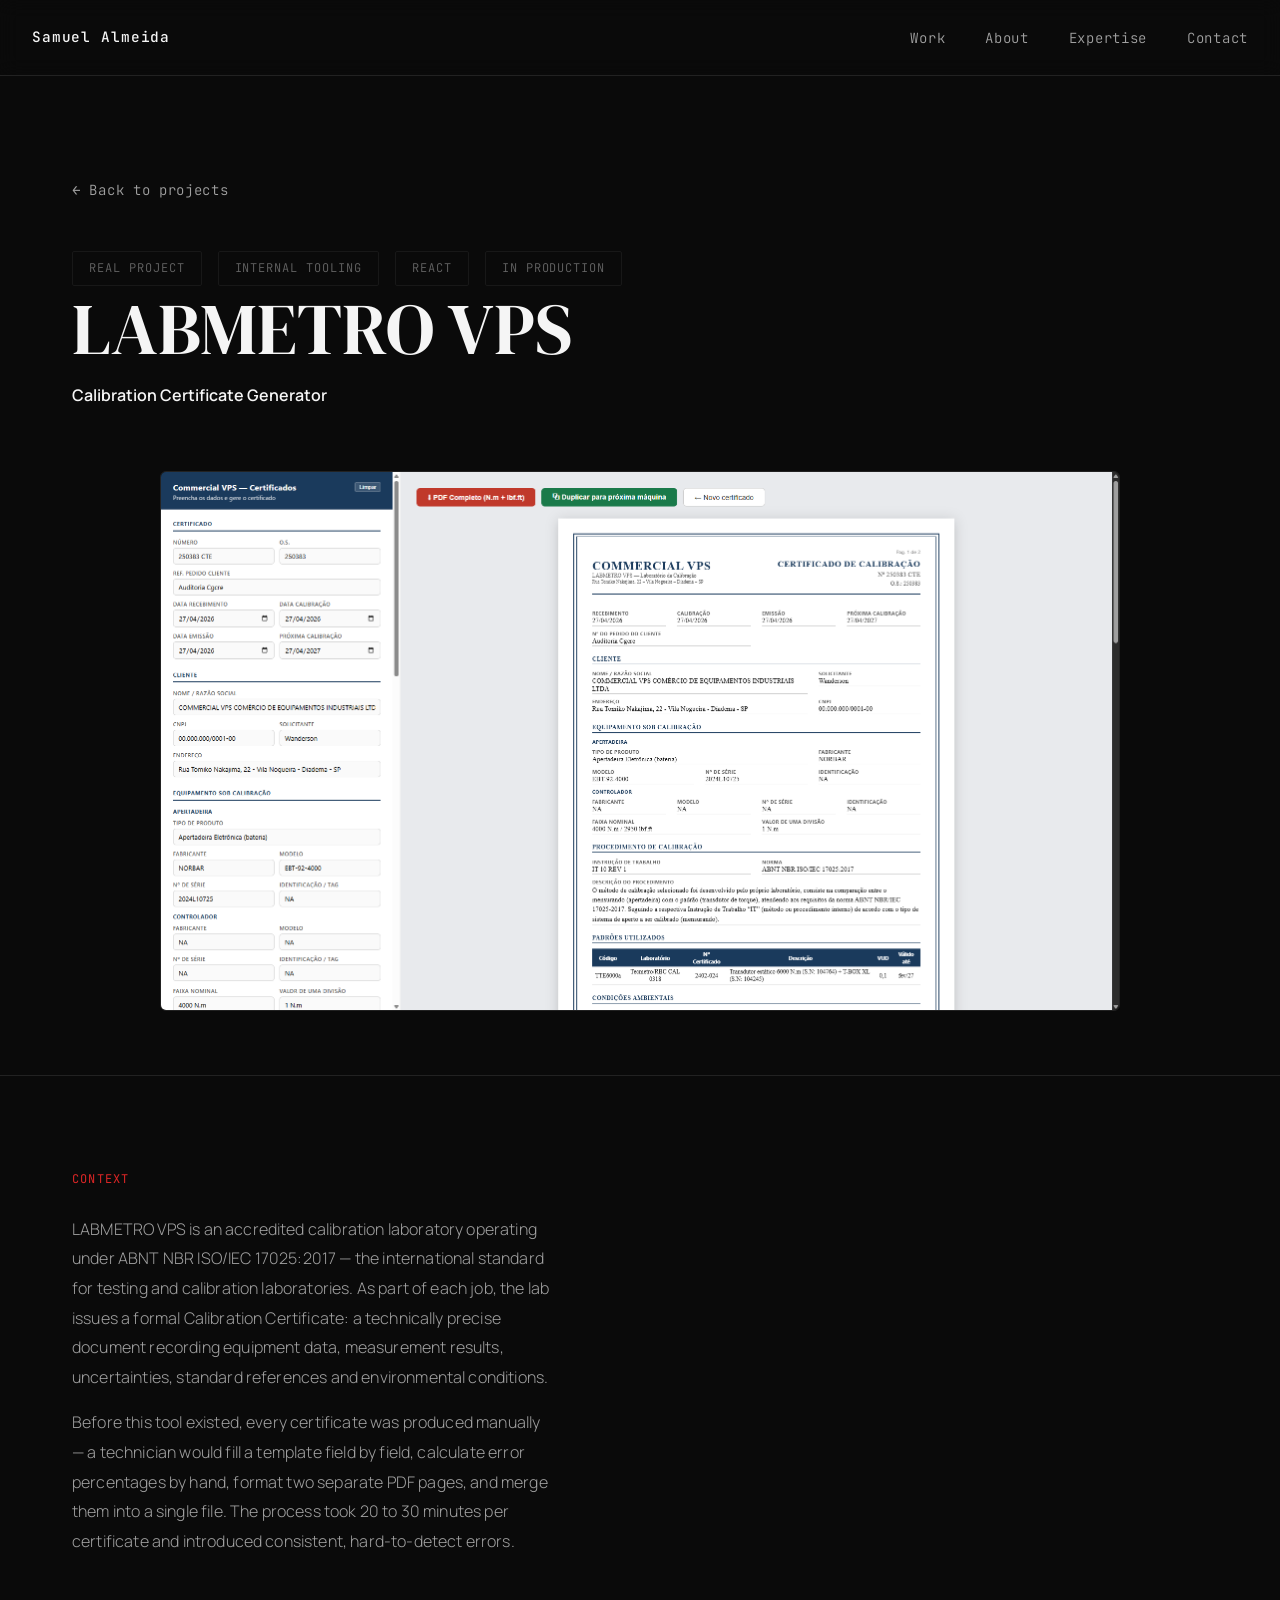
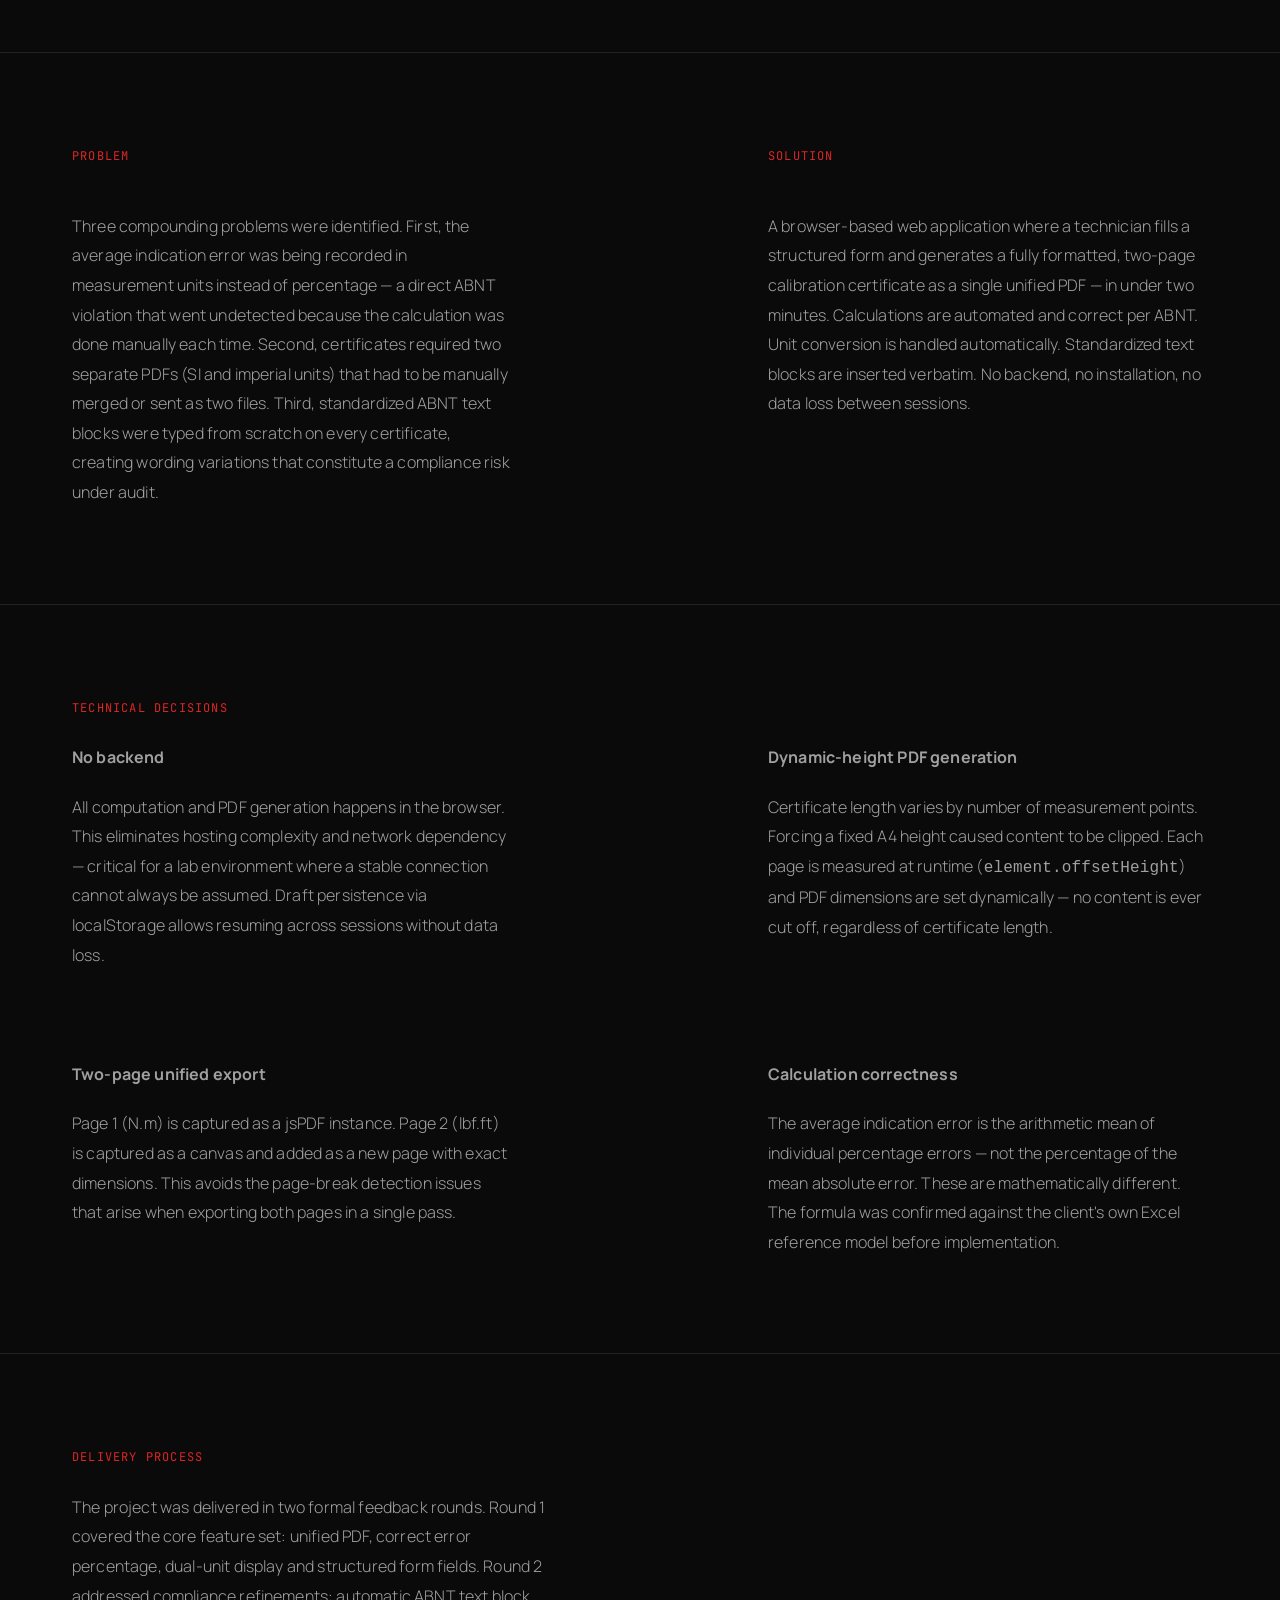
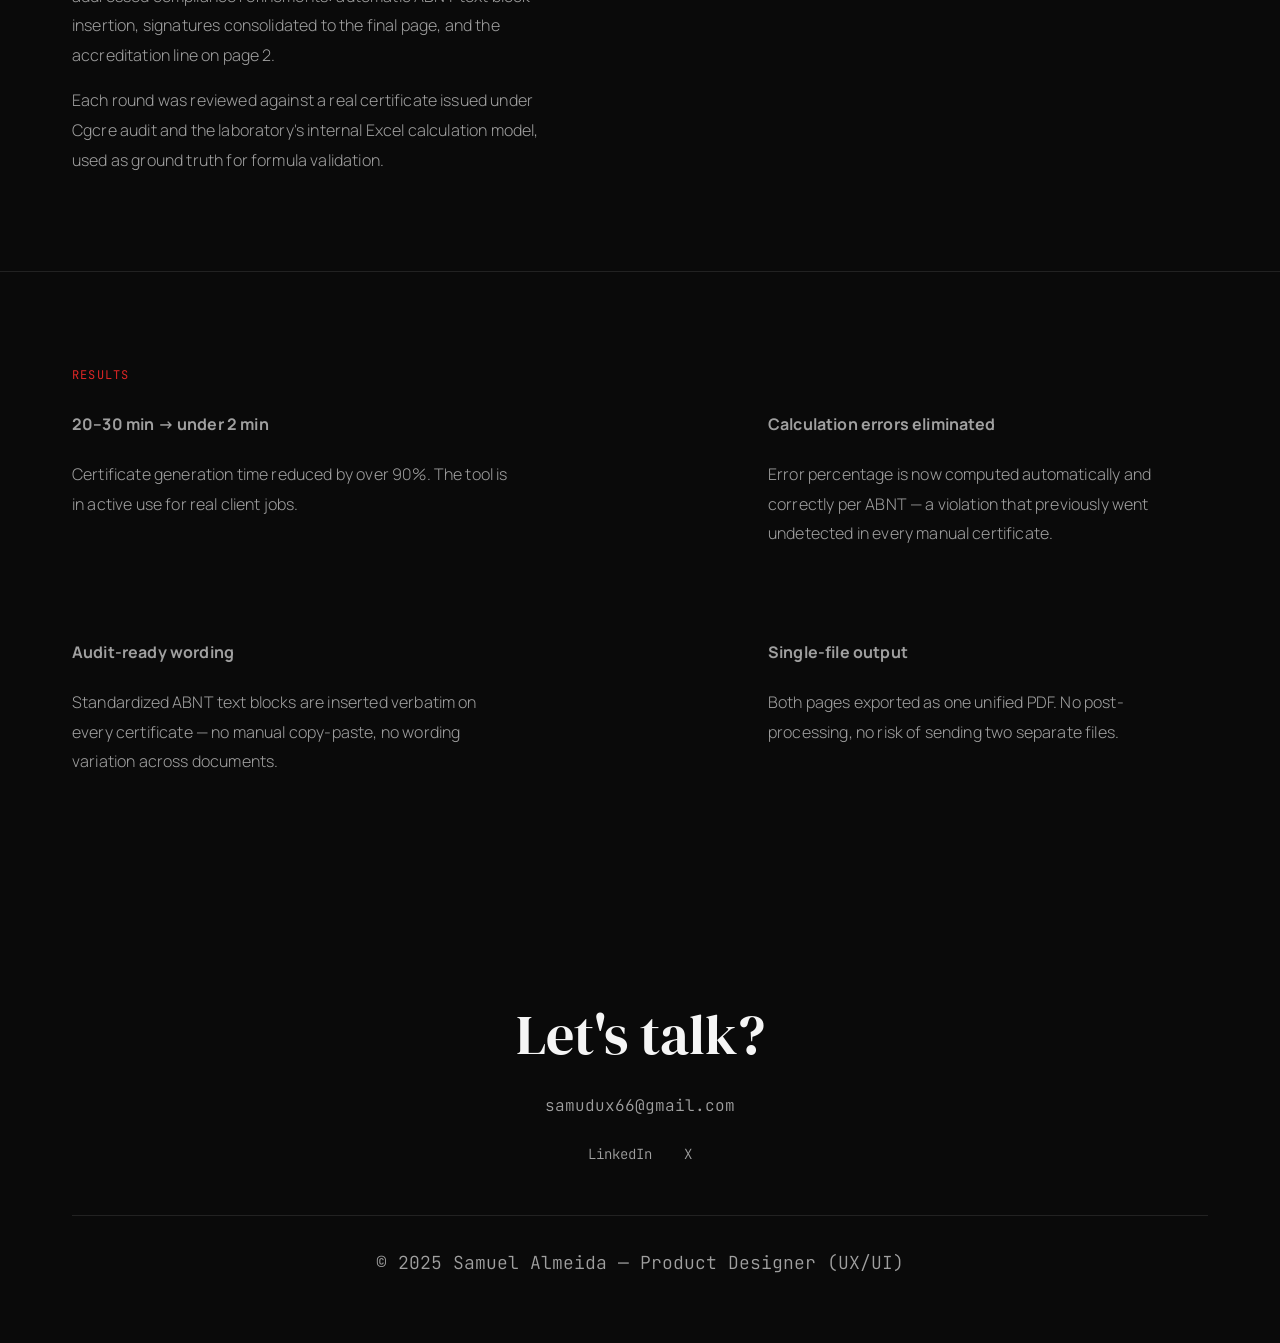
<file: projeto-labmetro.html>
<!DOCTYPE html>
<html lang="en">
<head>
    <meta charset="UTF-8">
    <meta name="viewport" content="width=device-width, initial-scale=1.0">
    <title>LABMETRO VPS — Calibration Certificate Generator · Samuel Almeida</title>
    <meta name="description" content="Calibration Certificate Generator for LABMETRO VPS — internal web tool built with React, reducing certificate generation from 30 minutes to under 2. Case study by Samuel Almeida." />

    <!-- OG / Social -->
    <meta property="og:title" content="LABMETRO VPS — Calibration Certificate Generator · Samuel Almeida" />
    <meta property="og:description" content="Internal tooling for an ISO 17025-accredited calibration lab. React app that automates certificate generation, unit conversion and ABNT compliance." />
    <meta property="og:image" content="https://samudux.github.io/Portfolio/assets/cert-hero.png" />
    <meta property="og:url" content="https://samudux.github.io/Portfolio/projeto-labmetro.html" />
    <meta property="og:type" content="website" />
    <meta name="twitter:card" content="summary_large_image" />

    <link rel="icon" type="image/png" sizes="32x32" href="favicon-32.png">
    <link rel="apple-touch-icon" sizes="180x180" href="apple-touch-icon.png">

    <link rel="preconnect" href="https://fonts.googleapis.com">
    <link rel="preconnect" href="https://fonts.gstatic.com" crossorigin>
    <link href="https://fonts.googleapis.com/css2?family=DM+Serif+Display:ital@0;1&family=JetBrains+Mono:wght@300;400;500&family=Manrope:wght@300;400;500;600;700&display=swap" rel="stylesheet">

    <link rel="stylesheet" href="styles.css">
</head>
<body>

<!-- ===================== NAVIGATION ===================== -->
<nav id="navbar">
<div class="nav-container">
<a href="index.html" class="nav-logo">Samuel Almeida</a>
<ul class="nav-links">
<li><a href="index.html#work">Work</a></li>
<li><a href="index.html#about">About</a></li>
<li><a href="index.html#expertise">Expertise</a></li>
<li><a href="index.html#contact">Contact</a></li>
</ul>
</div>
</nav>

<!-- ===================== CASE STUDY ===================== -->
<div class="case-page">

    <!-- Hero -->
    <section class="case-hero">
    <div class="portfolio-container">

        <a href="index.html#work" class="project-back-link">← Back to projects</a>

        <div class="case-hero-content scroll-reveal">
            <div class="case-meta">
                <span class="case-tag">REAL PROJECT</span>
                <span class="case-tag">INTERNAL TOOLING</span>
                <span class="case-tag">REACT</span>
                <span class="case-tag">IN PRODUCTION</span>
            </div>
            <h1 class="case-title">LABMETRO VPS</h1>
            <p class="case-subtitle">Calibration Certificate Generator</p>
        </div>

        <div class="case-hero-image scroll-reveal" style="max-width: 960px; margin: 0 auto;">
            <img src="assets/cert-vps.png" alt="LABMETRO VPS — Calibration Certificate Generator" loading="lazy">
        </div>

    </div>
    </section>

    <!-- 1. Context -->
    <section class="case-section">
    <div class="portfolio-container">
        <div class="case-block--narrow scroll-reveal">
            <h3 class="case-label">Context</h3>
            <p class="case-text">
                LABMETRO VPS is an accredited calibration laboratory operating under
                ABNT NBR ISO/IEC 17025:2017 — the international standard for testing
                and calibration laboratories. As part of each job, the lab issues a formal
                Calibration Certificate: a technically precise document recording equipment data,
                measurement results, uncertainties, standard references and environmental conditions.
            </p>
            <p class="case-text" style="margin-top: 1rem;">
                Before this tool existed, every certificate was produced manually — a technician
                would fill a template field by field, calculate error percentages by hand,
                format two separate PDF pages, and merge them into a single file.
                The process took 20 to 30 minutes per certificate and introduced
                consistent, hard-to-detect errors.
            </p>
        </div>
    </div>
    </section>

    <!-- 2. Problem & Solution -->
    <section class="case-section">
    <div class="portfolio-container">
        <div class="case-two-col">
            <div class="case-block scroll-reveal">
                <h3 class="case-label">Problem</h3>
                <p class="case-text">
                    Three compounding problems were identified. First, the average indication error
                    was being recorded in measurement units instead of percentage —
                    a direct ABNT violation that went undetected because the calculation
                    was done manually each time. Second, certificates required two separate PDFs
                    (SI and imperial units) that had to be manually merged or sent as two files.
                    Third, standardized ABNT text blocks were typed from scratch on every certificate,
                    creating wording variations that constitute a compliance risk under audit.
                </p>
            </div>
            <div class="case-block scroll-reveal">
                <h3 class="case-label">Solution</h3>
                <p class="case-text">
                    A browser-based web application where a technician fills a structured form
                    and generates a fully formatted, two-page calibration certificate
                    as a single unified PDF — in under two minutes.
                    Calculations are automated and correct per ABNT.
                    Unit conversion is handled automatically.
                    Standardized text blocks are inserted verbatim.
                    No backend, no installation, no data loss between sessions.
                </p>
            </div>
        </div>
    </div>
    </section>

    <!-- 4. Technical Decisions -->
    <section class="case-section">
    <div class="portfolio-container">
        <h3 class="case-label scroll-reveal">Technical Decisions</h3>
        <div class="case-two-col">

            <div class="case-block scroll-reveal">
                <p class="case-text"><strong>No backend</strong></p>
                <p class="case-text">
                    All computation and PDF generation happens in the browser.
                    This eliminates hosting complexity and network dependency —
                    critical for a lab environment where a stable connection
                    cannot always be assumed. Draft persistence via localStorage
                    allows resuming across sessions without data loss.
                </p>
            </div>

            <div class="case-block scroll-reveal">
                <p class="case-text"><strong>Dynamic-height PDF generation</strong></p>
                <p class="case-text">
                    Certificate length varies by number of measurement points.
                    Forcing a fixed A4 height caused content to be clipped.
                    Each page is measured at runtime (<code>element.offsetHeight</code>)
                    and PDF dimensions are set dynamically — no content is ever cut off,
                    regardless of certificate length.
                </p>
            </div>

            <div class="case-block scroll-reveal">
                <p class="case-text"><strong>Two-page unified export</strong></p>
                <p class="case-text">
                    Page 1 (N.m) is captured as a jsPDF instance. Page 2 (lbf.ft)
                    is captured as a canvas and added as a new page with exact dimensions.
                    This avoids the page-break detection issues that arise
                    when exporting both pages in a single pass.
                </p>
            </div>

            <div class="case-block scroll-reveal">
                <p class="case-text"><strong>Calculation correctness</strong></p>
                <p class="case-text">
                    The average indication error is the arithmetic mean of individual
                    percentage errors — not the percentage of the mean absolute error.
                    These are mathematically different. The formula was confirmed against
                    the client's own Excel reference model before implementation.
                </p>
            </div>

        </div>
    </div>
    </section>

    <!-- 5. Delivery -->
    <section class="case-section">
    <div class="portfolio-container">
        <div class="case-block--narrow scroll-reveal">
            <h3 class="case-label">Delivery Process</h3>
            <p class="case-text">
                The project was delivered in two formal feedback rounds.
                Round 1 covered the core feature set: unified PDF, correct error percentage,
                dual-unit display and structured form fields.
                Round 2 addressed compliance refinements: automatic ABNT text block insertion,
                signatures consolidated to the final page, and the accreditation line on page 2.
            </p>
            <p class="case-text" style="margin-top: 1rem;">
                Each round was reviewed against a real certificate issued under Cgcre audit
                and the laboratory's internal Excel calculation model,
                used as ground truth for formula validation.
            </p>
        </div>
    </div>
    </section>

    <!-- 6. Results -->
    <section class="case-section">
    <div class="portfolio-container">
        <h3 class="case-label scroll-reveal">Results</h3>
        <div class="case-two-col">

            <div class="case-block scroll-reveal">
                <p class="case-text"><strong>20–30 min → under 2 min</strong></p>
                <p class="case-text">
                    Certificate generation time reduced by over 90%.
                    The tool is in active use for real client jobs.
                </p>
            </div>

            <div class="case-block scroll-reveal">
                <p class="case-text"><strong>Calculation errors eliminated</strong></p>
                <p class="case-text">
                    Error percentage is now computed automatically and correctly per ABNT —
                    a violation that previously went undetected in every manual certificate.
                </p>
            </div>

            <div class="case-block scroll-reveal">
                <p class="case-text"><strong>Audit-ready wording</strong></p>
                <p class="case-text">
                    Standardized ABNT text blocks are inserted verbatim on every certificate —
                    no manual copy-paste, no wording variation across documents.
                </p>
            </div>

            <div class="case-block scroll-reveal">
                <p class="case-text"><strong>Single-file output</strong></p>
                <p class="case-text">
                    Both pages exported as one unified PDF.
                    No post-processing, no risk of sending two separate files.
                </p>
            </div>

        </div>
    </div>
    </section>

</div>

<!-- ===================== FOOTER ===================== -->
<footer id="contact" class="portfolio-footer">
<div class="portfolio-container">
<div class="footer-content">
<h2 class="footer-title">Let's talk?</h2>
<a href="mailto:samudux66@gmail.com" class="footer-email">samudux66@gmail.com</a>
<div class="footer-links">
<a href="https://www.linkedin.com/in/samuel-almeida-27a087388/" target="_blank" rel="noopener noreferrer">LinkedIn</a>
<a href="https://x.com/Samuel151093" target="_blank" rel="noopener noreferrer">X</a>
</div>
</div>
<div class="footer-bottom">
<p>© 2025 Samuel Almeida — Product Designer (UX/UI)</p>
</div>
</div>
</footer>

<script src="script.js"></script>
</body>
</html>
</file>
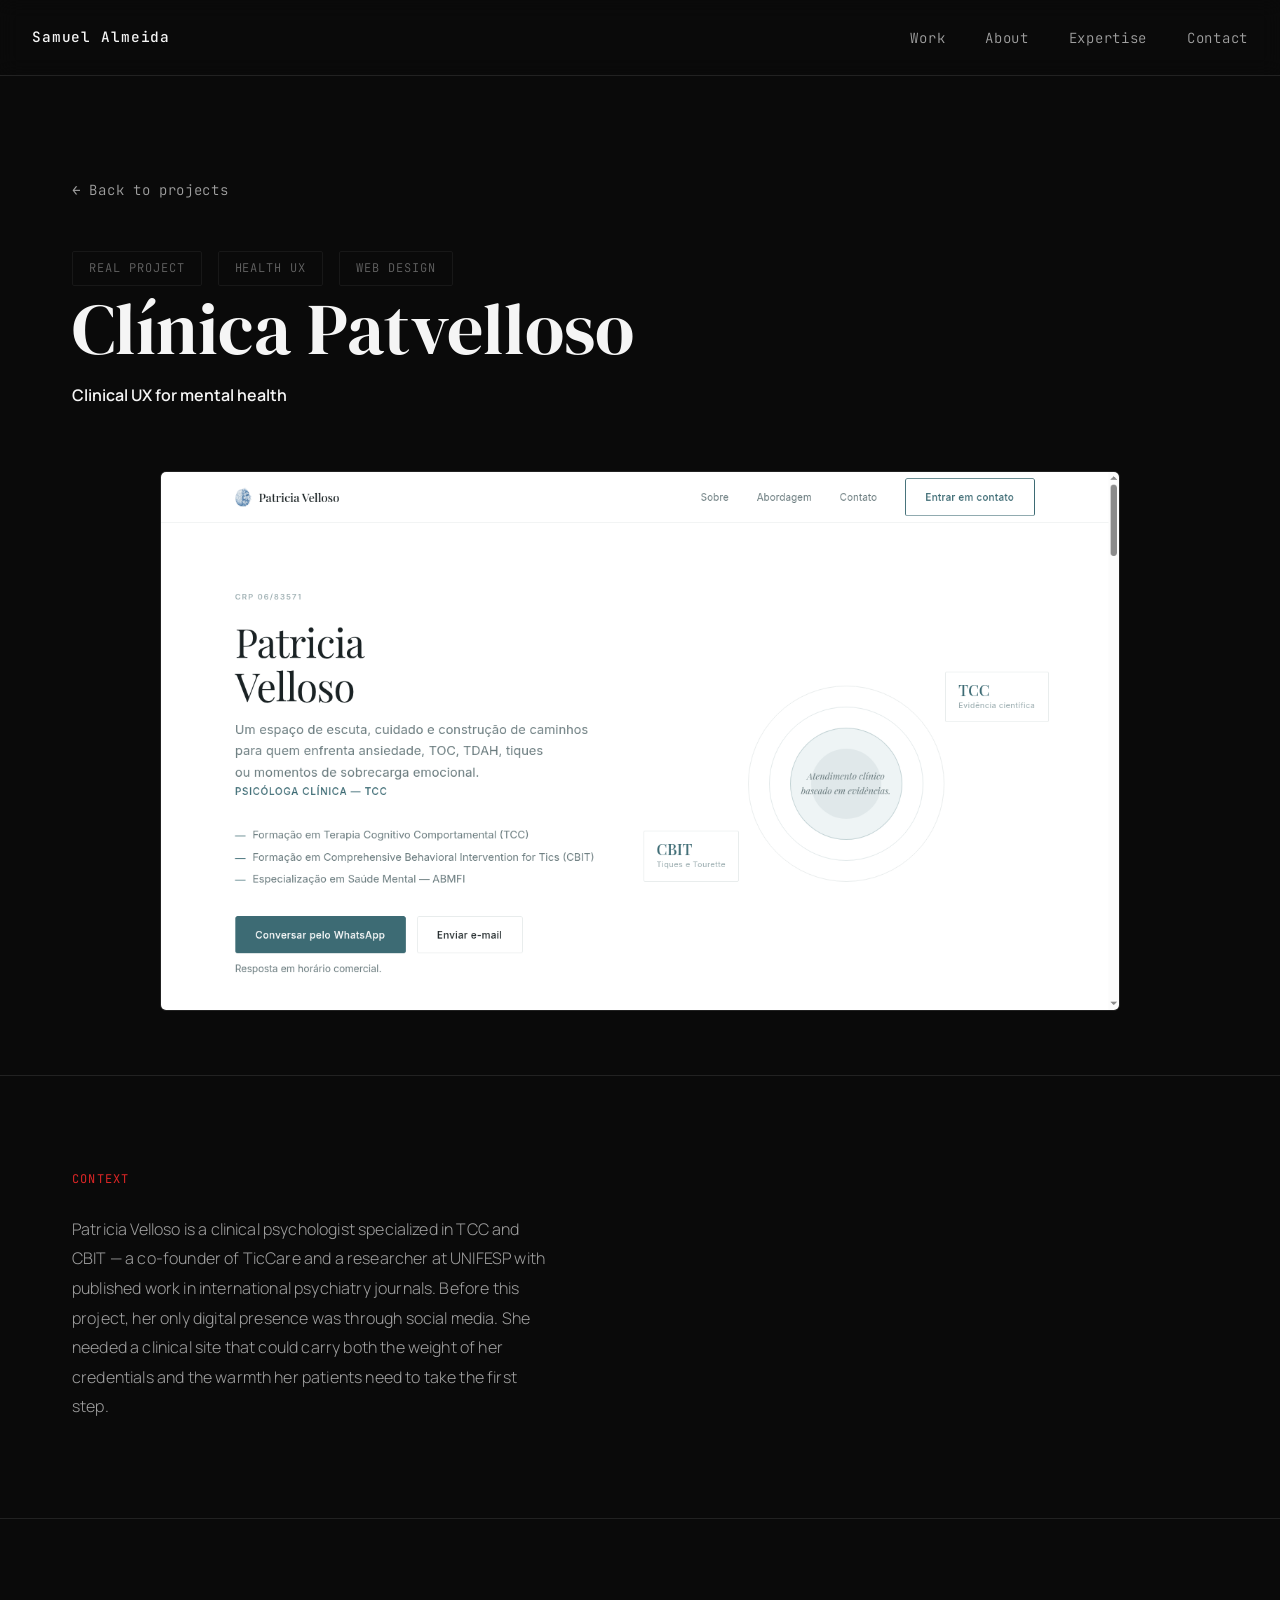
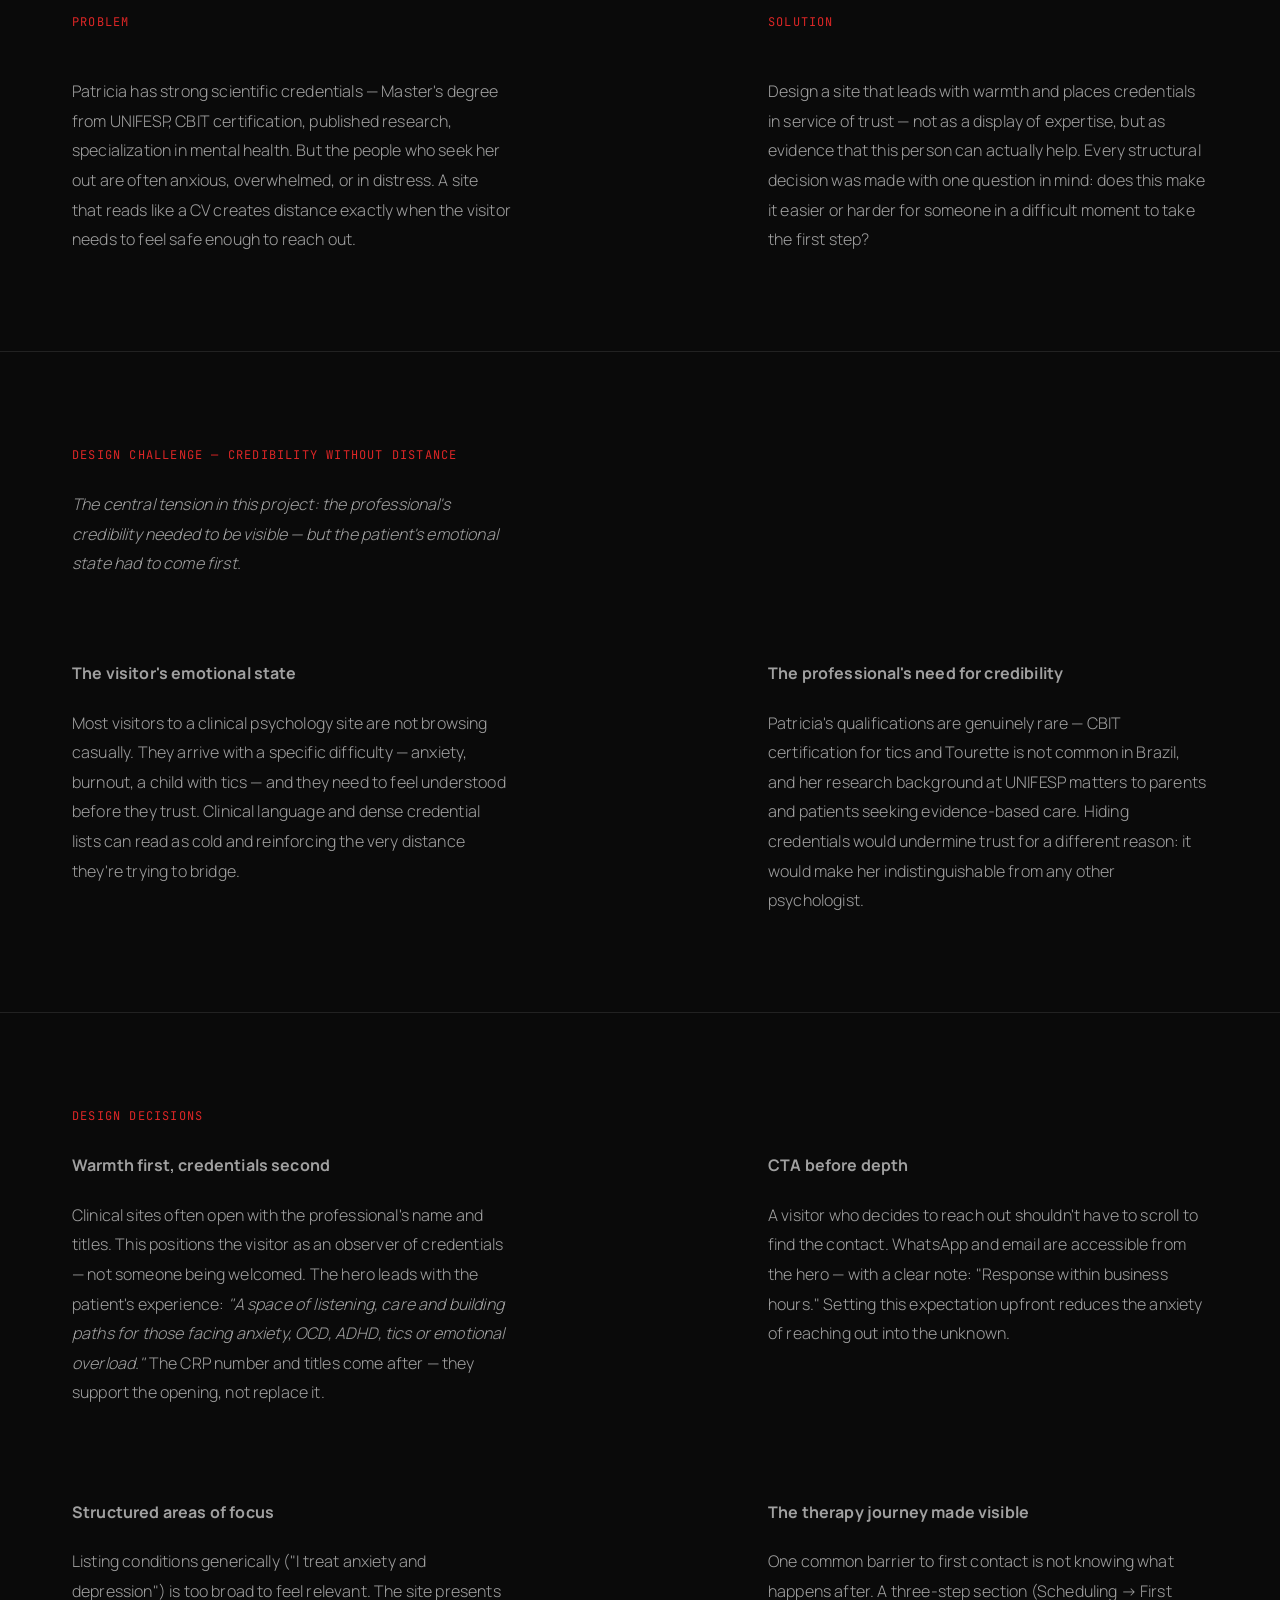
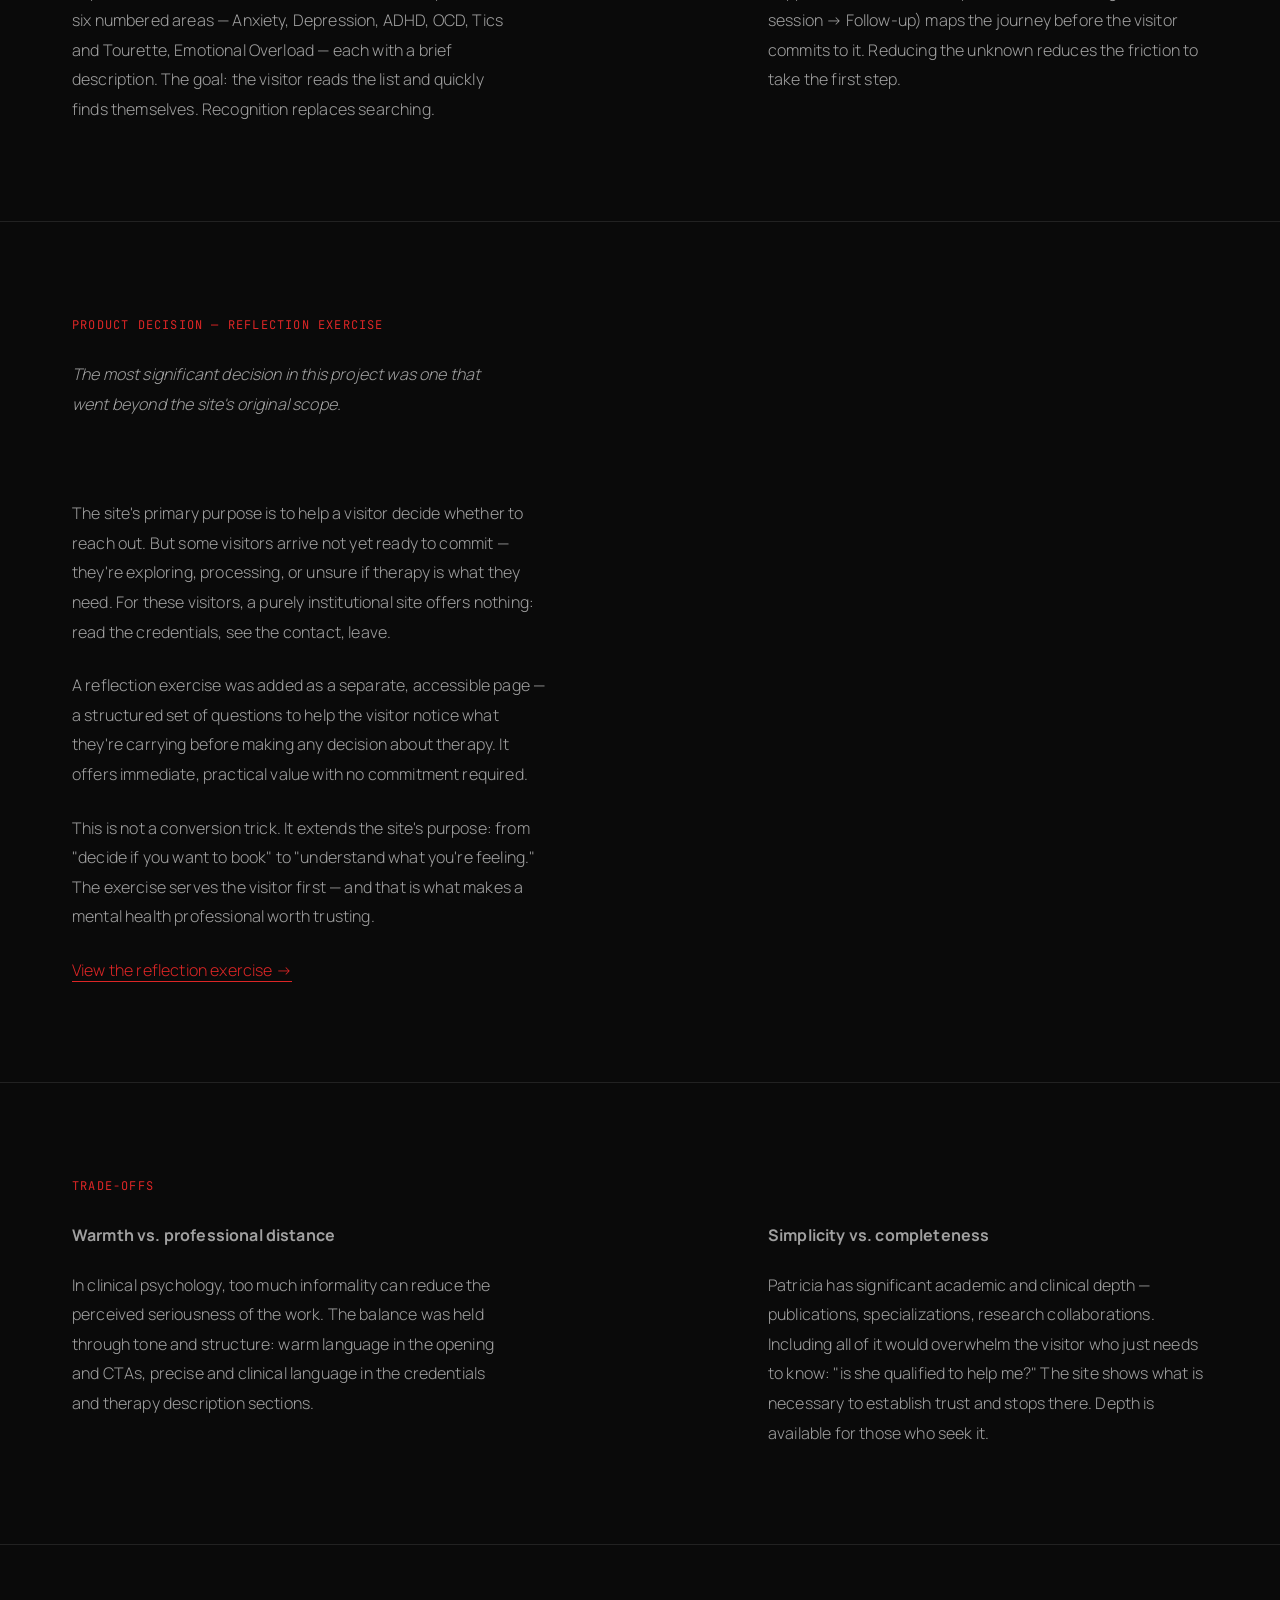
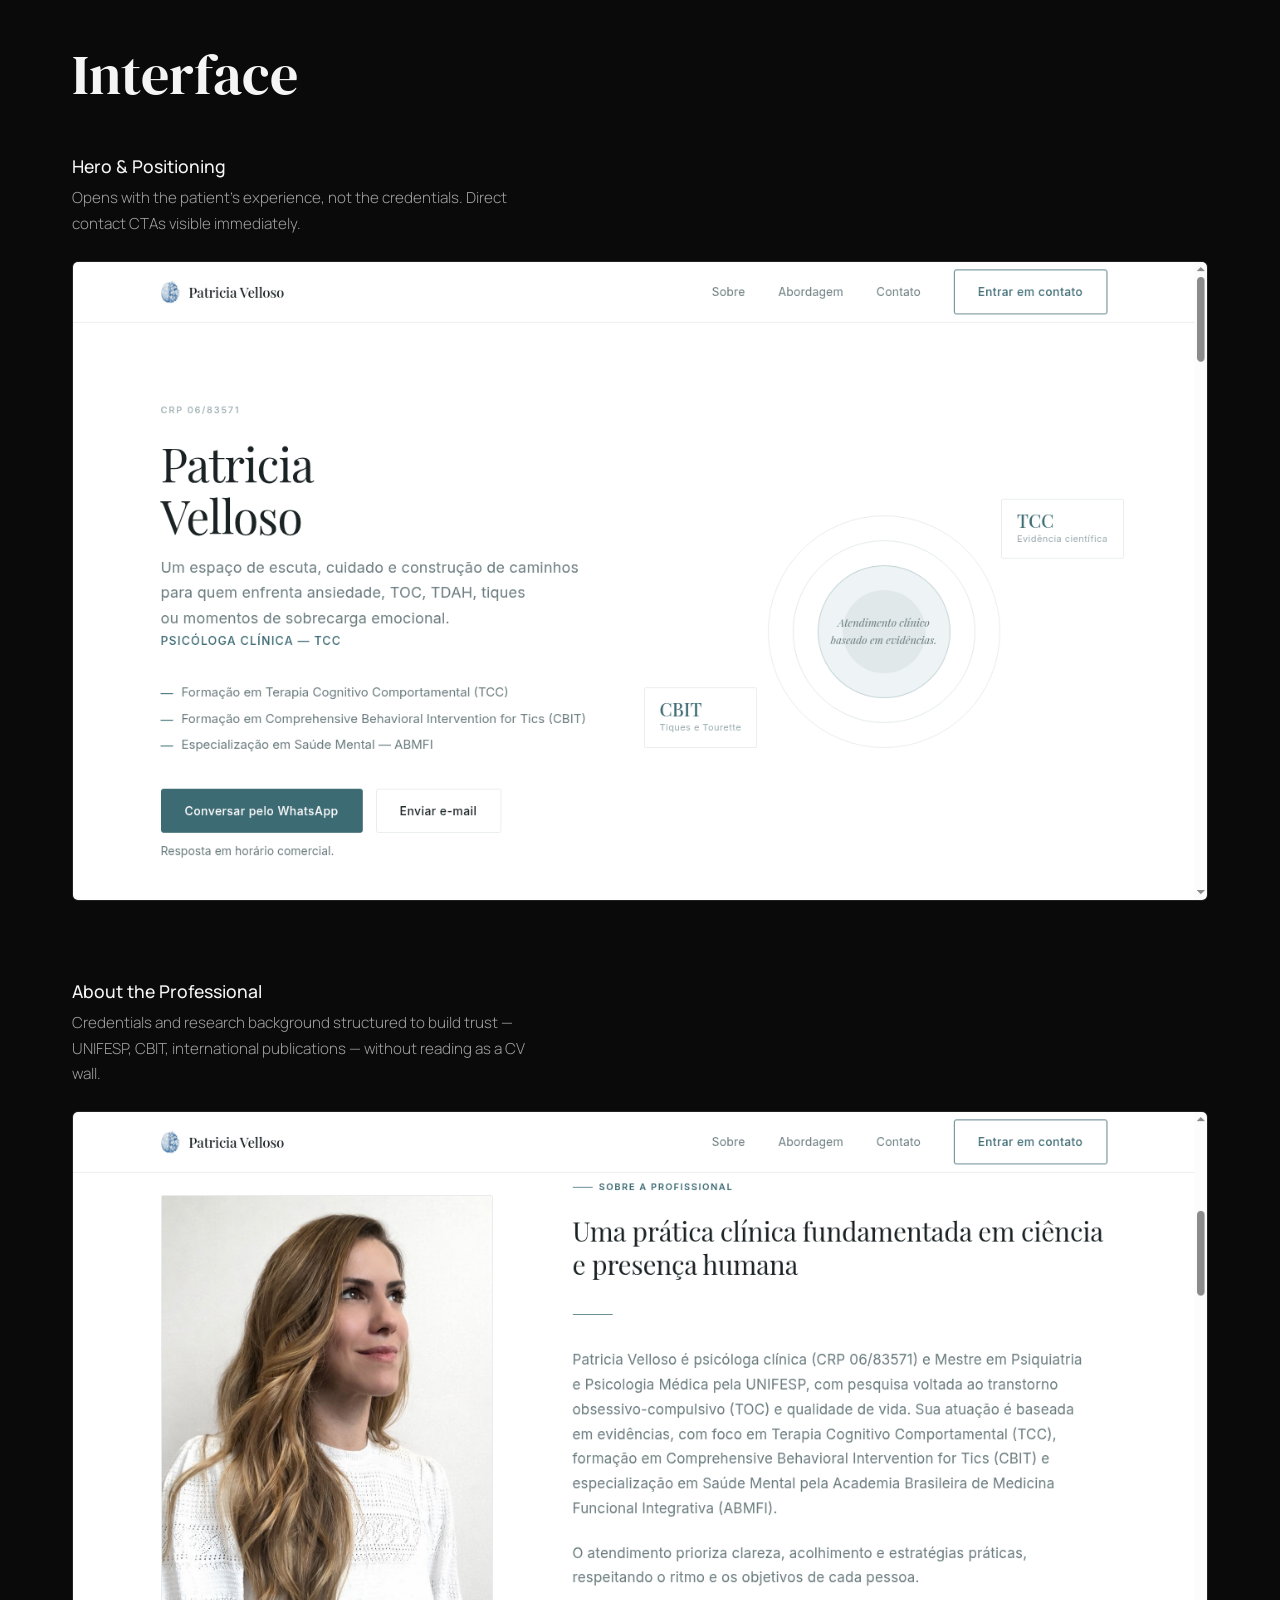
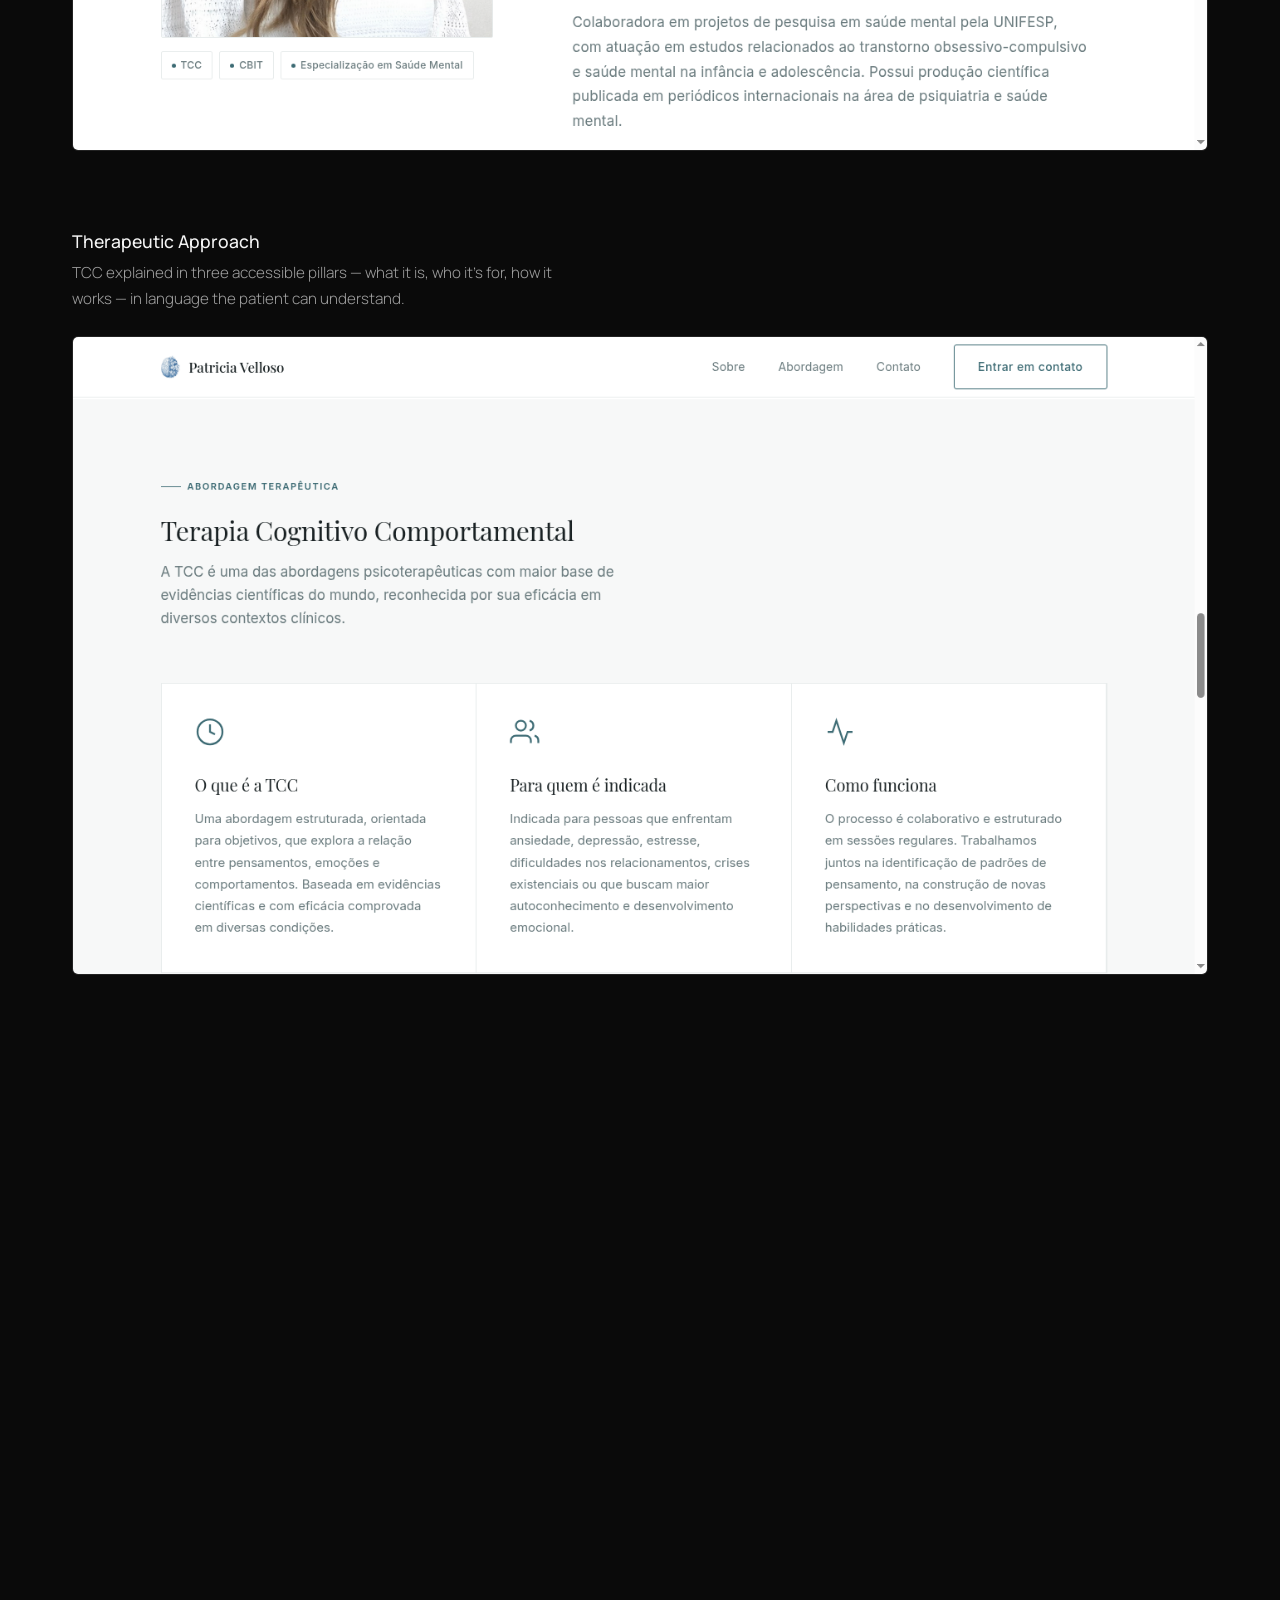
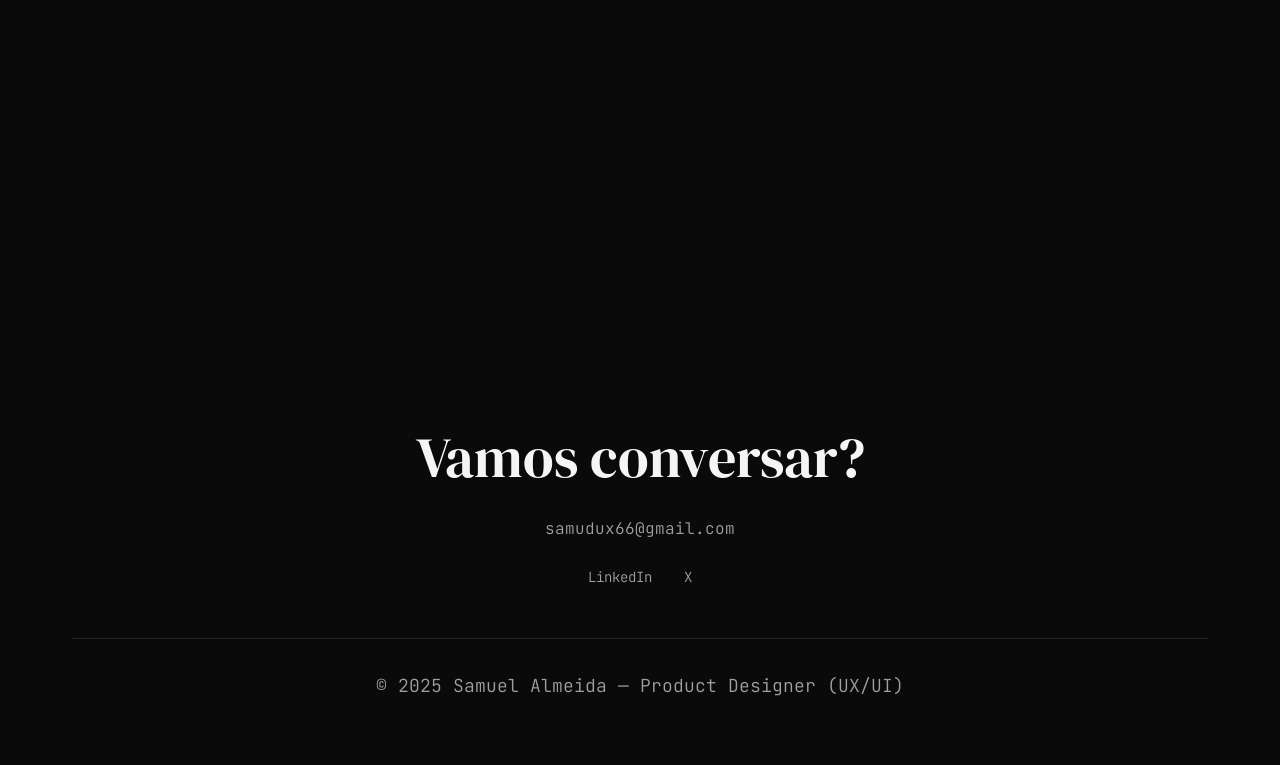
<file: projeto-patvelloso.html>
<!DOCTYPE html>
<html lang="en">
<head>
    <meta charset="UTF-8">
    <meta name="viewport" content="width=device-width, initial-scale=1.0">
    <title>Clínica Patvelloso — Samuel Almeida</title>
    <meta name="description" content="Clínica Patvelloso — Clinical UX for mental health. Case study by Samuel Almeida, Product Designer." />

    <!-- OG / Social -->
    <meta property="og:title" content="Clínica Patvelloso — Clinical UX for Mental Health · Samuel Almeida" />
    <meta property="og:description" content="Website design for a clinical psychologist — balancing scientific credibility with warmth for vulnerable users." />
    <meta property="og:image" content="https://samudux.github.io/Portfolio/assets/patv-hero.png" />
    <meta property="og:url" content="https://samudux.github.io/Portfolio/projeto-patvelloso.html" />
    <meta property="og:type" content="website" />
    <meta name="twitter:card" content="summary_large_image" />

    <link rel="icon" type="image/png" sizes="32x32" href="favicon-32.png">
    <link rel="apple-touch-icon" sizes="180x180" href="apple-touch-icon.png">

    <link rel="preconnect" href="https://fonts.googleapis.com">
    <link rel="preconnect" href="https://fonts.gstatic.com" crossorigin>
    <link href="https://fonts.googleapis.com/css2?family=DM+Serif+Display:ital@0;1&family=JetBrains+Mono:wght@300;400;500&family=Manrope:wght@300;400;500;600;700&display=swap" rel="stylesheet">

    <link rel="stylesheet" href="styles.css">
</head>
<body>

<!-- ===================== NAVIGATION ===================== -->
<nav id="navbar">
<div class="nav-container">
<a href="index.html" class="nav-logo">Samuel Almeida</a>
<ul class="nav-links">
<li><a href="index.html#work">Work</a></li>
<li><a href="index.html#about">About</a></li>
<li><a href="index.html#expertise">Expertise</a></li>
<li><a href="index.html#contact">Contact</a></li>
</ul>
</div>
</nav>

<!-- ===================== CASE STUDY ===================== -->
<div class="case-page">

    <!-- Hero -->
    <section class="case-hero">
    <div class="portfolio-container">

        <a href="index.html#work" class="project-back-link">← Back to projects</a>

        <div class="case-hero-content scroll-reveal">
            <div class="case-meta">
                <span class="case-tag">REAL PROJECT</span>
                <span class="case-tag">HEALTH UX</span>
                <span class="case-tag">WEB DESIGN</span>
            </div>
            <h1 class="case-title">Clínica Patvelloso</h1>
            <p class="case-subtitle">Clinical UX for mental health</p>
        </div>

        <div class="case-hero-image scroll-reveal" style="max-width: 960px; margin: 0 auto;">
            <img src="assets/patv-hero.png" alt="Clínica Patvelloso — Hero" loading="lazy">
        </div>

    </div>
    </section>

    <!-- 1. Context -->
    <section class="case-section">
    <div class="portfolio-container">
        <div class="case-block--narrow scroll-reveal">
            <h3 class="case-label">Context</h3>
            <p class="case-text">
                Patricia Velloso is a clinical psychologist specialized in TCC and CBIT —
                a co-founder of TicCare and a researcher at UNIFESP with published work
                in international psychiatry journals. Before this project, her only digital
                presence was through social media. She needed a clinical site that could
                carry both the weight of her credentials and the warmth her patients need
                to take the first step.
            </p>
        </div>
    </div>
    </section>

    <!-- 2. Problem & Solution -->
    <section class="case-section">
    <div class="portfolio-container">
        <div class="case-two-col">
            <div class="case-block scroll-reveal">
                <h3 class="case-label">Problem</h3>
                <p class="case-text">
                    Patricia has strong scientific credentials — Master's degree from UNIFESP,
                    CBIT certification, published research, specialization in mental health.
                    But the people who seek her out are often anxious, overwhelmed,
                    or in distress. A site that reads like a CV creates distance
                    exactly when the visitor needs to feel safe enough to reach out.
                </p>
            </div>
            <div class="case-block scroll-reveal">
                <h3 class="case-label">Solution</h3>
                <p class="case-text">
                    Design a site that leads with warmth and places credentials
                    in service of trust — not as a display of expertise,
                    but as evidence that this person can actually help.
                    Every structural decision was made with one question in mind:
                    does this make it easier or harder for someone
                    in a difficult moment to take the first step?
                </p>
            </div>
        </div>
    </div>
    </section>

    <!-- 3. Design Challenge -->
    <section class="case-section">
    <div class="portfolio-container">

        <h3 class="case-label scroll-reveal">Design Challenge — Credibility Without Distance</h3>

        <p class="case-text scroll-reveal" style="max-width: 440px; margin-bottom: 5rem; font-style: italic;">
            The central tension in this project: the professional's credibility needed
            to be visible — but the patient's emotional state had to come first.
        </p>

        <div class="case-two-col">

            <div class="case-block scroll-reveal">
                <p class="case-text"><strong>The visitor's emotional state</strong></p>
                <p class="case-text">
                    Most visitors to a clinical psychology site are not browsing casually.
                    They arrive with a specific difficulty — anxiety, burnout, a child
                    with tics — and they need to feel understood before they trust.
                    Clinical language and dense credential lists can read as cold
                    and reinforcing the very distance they're trying to bridge.
                </p>
            </div>

            <div class="case-block scroll-reveal">
                <p class="case-text"><strong>The professional's need for credibility</strong></p>
                <p class="case-text">
                    Patricia's qualifications are genuinely rare — CBIT certification
                    for tics and Tourette is not common in Brazil, and her research
                    background at UNIFESP matters to parents and patients seeking
                    evidence-based care. Hiding credentials would undermine trust
                    for a different reason: it would make her indistinguishable
                    from any other psychologist.
                </p>
            </div>

        </div>
    </div>
    </section>

    <!-- 4. Design Decisions -->
    <section class="case-section">
    <div class="portfolio-container">

        <h3 class="case-label scroll-reveal">Design Decisions</h3>

        <div class="case-two-col">

            <div class="case-block scroll-reveal">
                <p class="case-text"><strong>Warmth first, credentials second</strong></p>
                <p class="case-text">
                    Clinical sites often open with the professional's name and titles.
                    This positions the visitor as an observer of credentials —
                    not someone being welcomed.
                    The hero leads with the patient's experience:
                    <em>"A space of listening, care and building paths
                    for those facing anxiety, OCD, ADHD, tics or emotional overload."</em>
                    The CRP number and titles come after — they support the opening,
                    not replace it.
                </p>
            </div>

            <div class="case-block scroll-reveal">
                <p class="case-text"><strong>CTA before depth</strong></p>
                <p class="case-text">
                    A visitor who decides to reach out shouldn't have to scroll
                    to find the contact. WhatsApp and email are accessible
                    from the hero — with a clear note: "Response within business hours."
                    Setting this expectation upfront reduces the anxiety
                    of reaching out into the unknown.
                </p>
            </div>

            <div class="case-block scroll-reveal">
                <p class="case-text"><strong>Structured areas of focus</strong></p>
                <p class="case-text">
                    Listing conditions generically ("I treat anxiety and depression")
                    is too broad to feel relevant. The site presents six
                    numbered areas — Anxiety, Depression, ADHD, OCD, Tics and Tourette,
                    Emotional Overload — each with a brief description.
                    The goal: the visitor reads the list and quickly finds themselves.
                    Recognition replaces searching.
                </p>
            </div>

            <div class="case-block scroll-reveal">
                <p class="case-text"><strong>The therapy journey made visible</strong></p>
                <p class="case-text">
                    One common barrier to first contact is not knowing
                    what happens after. A three-step section
                    (Scheduling → First session → Follow-up) maps the journey
                    before the visitor commits to it.
                    Reducing the unknown reduces the friction to take the first step.
                </p>
            </div>

        </div>
    </div>
    </section>

    <!-- 5. Product Decision -->
    <section class="case-section">
    <div class="portfolio-container">

        <h3 class="case-label scroll-reveal">Product Decision — Reflection Exercise</h3>

        <p class="case-text scroll-reveal" style="max-width: 440px; margin-bottom: 5rem; font-style: italic;">
            The most significant decision in this project was one that went beyond the site's original scope.
        </p>

        <div class="case-block--narrow scroll-reveal">
            <p class="case-text">
                The site's primary purpose is to help a visitor decide whether to reach out.
                But some visitors arrive not yet ready to commit — they're exploring,
                processing, or unsure if therapy is what they need.
                For these visitors, a purely institutional site offers nothing:
                read the credentials, see the contact, leave.
            </p>
            <p class="case-text" style="margin-top: 1.5rem;">
                A reflection exercise was added as a separate, accessible page —
                a structured set of questions to help the visitor notice
                what they're carrying before making any decision about therapy.
                It offers immediate, practical value with no commitment required.
            </p>
            <p class="case-text" style="margin-top: 1.5rem;">
                This is not a conversion trick. It extends the site's purpose:
                from "decide if you want to book" to "understand what you're feeling."
                The exercise serves the visitor first — and that is what
                makes a mental health professional worth trusting.
            </p>
            <p class="case-text" style="margin-top: 1.5rem;">
                <a href="https://samudux.github.io/patvelloso-site-clinico/exercicio.html" target="_blank" rel="noopener noreferrer" style="color: var(--color-accent); text-decoration: none; border-bottom: 1px solid var(--color-accent);">View the reflection exercise →</a>
            </p>
        </div>

    </div>
    </section>

    <!-- 6. Trade-offs -->
    <section class="case-section">
    <div class="portfolio-container">
        <h3 class="case-label scroll-reveal">Trade-offs</h3>
        <div class="case-two-col">

            <div class="case-block scroll-reveal">
                <p class="case-text"><strong>Warmth vs. professional distance</strong></p>
                <p class="case-text">
                    In clinical psychology, too much informality can reduce
                    the perceived seriousness of the work.
                    The balance was held through tone and structure:
                    warm language in the opening and CTAs,
                    precise and clinical language in the credentials
                    and therapy description sections.
                </p>
            </div>

            <div class="case-block scroll-reveal">
                <p class="case-text"><strong>Simplicity vs. completeness</strong></p>
                <p class="case-text">
                    Patricia has significant academic and clinical depth —
                    publications, specializations, research collaborations.
                    Including all of it would overwhelm the visitor
                    who just needs to know: "is she qualified to help me?"
                    The site shows what is necessary to establish trust
                    and stops there. Depth is available for those who seek it.
                </p>
            </div>

        </div>
    </div>
    </section>

    <!-- 7. Interface -->
    <section class="case-section">
    <div class="portfolio-container">

        <h2 class="case-section-title scroll-reveal">Interface</h2>

        <div class="case-interfaces">

            <div class="case-interface-item scroll-reveal">
                <div class="case-interface-info">
                    <h4 class="case-interface-title">Hero & Positioning</h4>
                    <p class="case-interface-desc">Opens with the patient's experience, not the credentials. Direct contact CTAs visible immediately.</p>
                </div>
                <div class="case-interface-image">
                    <img src="assets/patv-hero.png" alt="Clínica Patvelloso — Hero" loading="lazy">
                </div>
            </div>

            <div class="case-interface-item scroll-reveal">
                <div class="case-interface-info">
                    <h4 class="case-interface-title">About the Professional</h4>
                    <p class="case-interface-desc">Credentials and research background structured to build trust — UNIFESP, CBIT, international publications — without reading as a CV wall.</p>
                </div>
                <div class="case-interface-image">
                    <img src="assets/patv-sobre.png" alt="Clínica Patvelloso — About" loading="lazy">
                </div>
            </div>

            <div class="case-interface-item scroll-reveal">
                <div class="case-interface-info">
                    <h4 class="case-interface-title">Therapeutic Approach</h4>
                    <p class="case-interface-desc">TCC explained in three accessible pillars — what it is, who it's for, how it works — in language the patient can understand.</p>
                </div>
                <div class="case-interface-image">
                    <img src="assets/patv-abordagem.png" alt="Clínica Patvelloso — Approach" loading="lazy">
                </div>
            </div>

            <div class="case-interface-item scroll-reveal">
                <div class="case-interface-info">
                    <h4 class="case-interface-title">Areas of Focus</h4>
                    <p class="case-interface-desc">Six numbered areas with brief descriptions — structured so the visitor quickly finds their own situation.</p>
                </div>
                <div class="case-interface-image">
                    <img src="assets/patv-demandas.png" alt="Clínica Patvelloso — Areas" loading="lazy">
                </div>
            </div>

        </div>
    </div>
    </section>

</div>

<!-- ===================== FOOTER ===================== -->
<footer id="contact" class="portfolio-footer">
<div class="portfolio-container">
<div class="footer-content">
<h2 class="footer-title">Vamos conversar?</h2>
<a href="mailto:samudux66@gmail.com" class="footer-email">samudux66@gmail.com</a>
<div class="footer-links">
<a href="https://www.linkedin.com/in/samuel-almeida-27a087388/" target="_blank" rel="noopener noreferrer">LinkedIn</a>
<a href="https://x.com/Samuel151093" target="_blank" rel="noopener noreferrer">X</a>
</div>
</div>
<div class="footer-bottom">
<p>© 2025 Samuel Almeida — Product Designer (UX/UI)</p>
</div>
</div>
</footer>

<script src="script.js"></script>
</body>
</html>
</file>
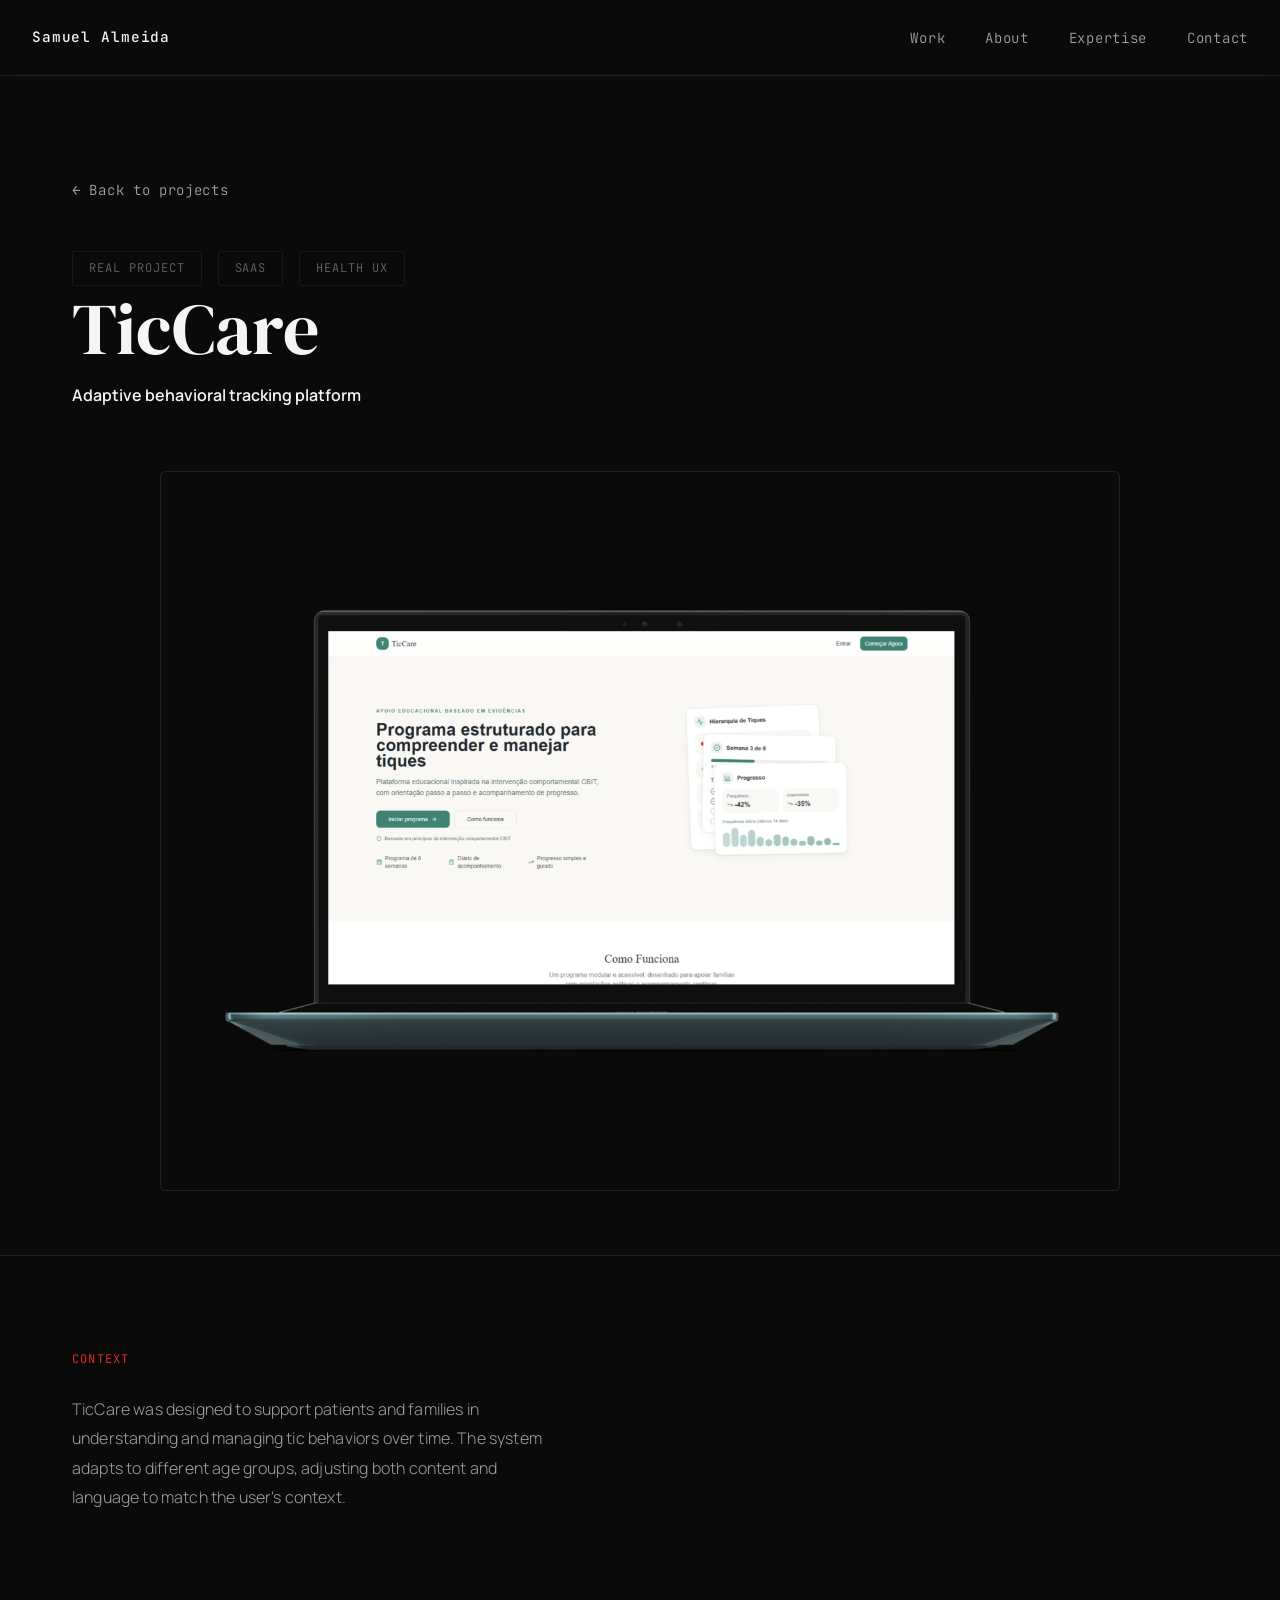
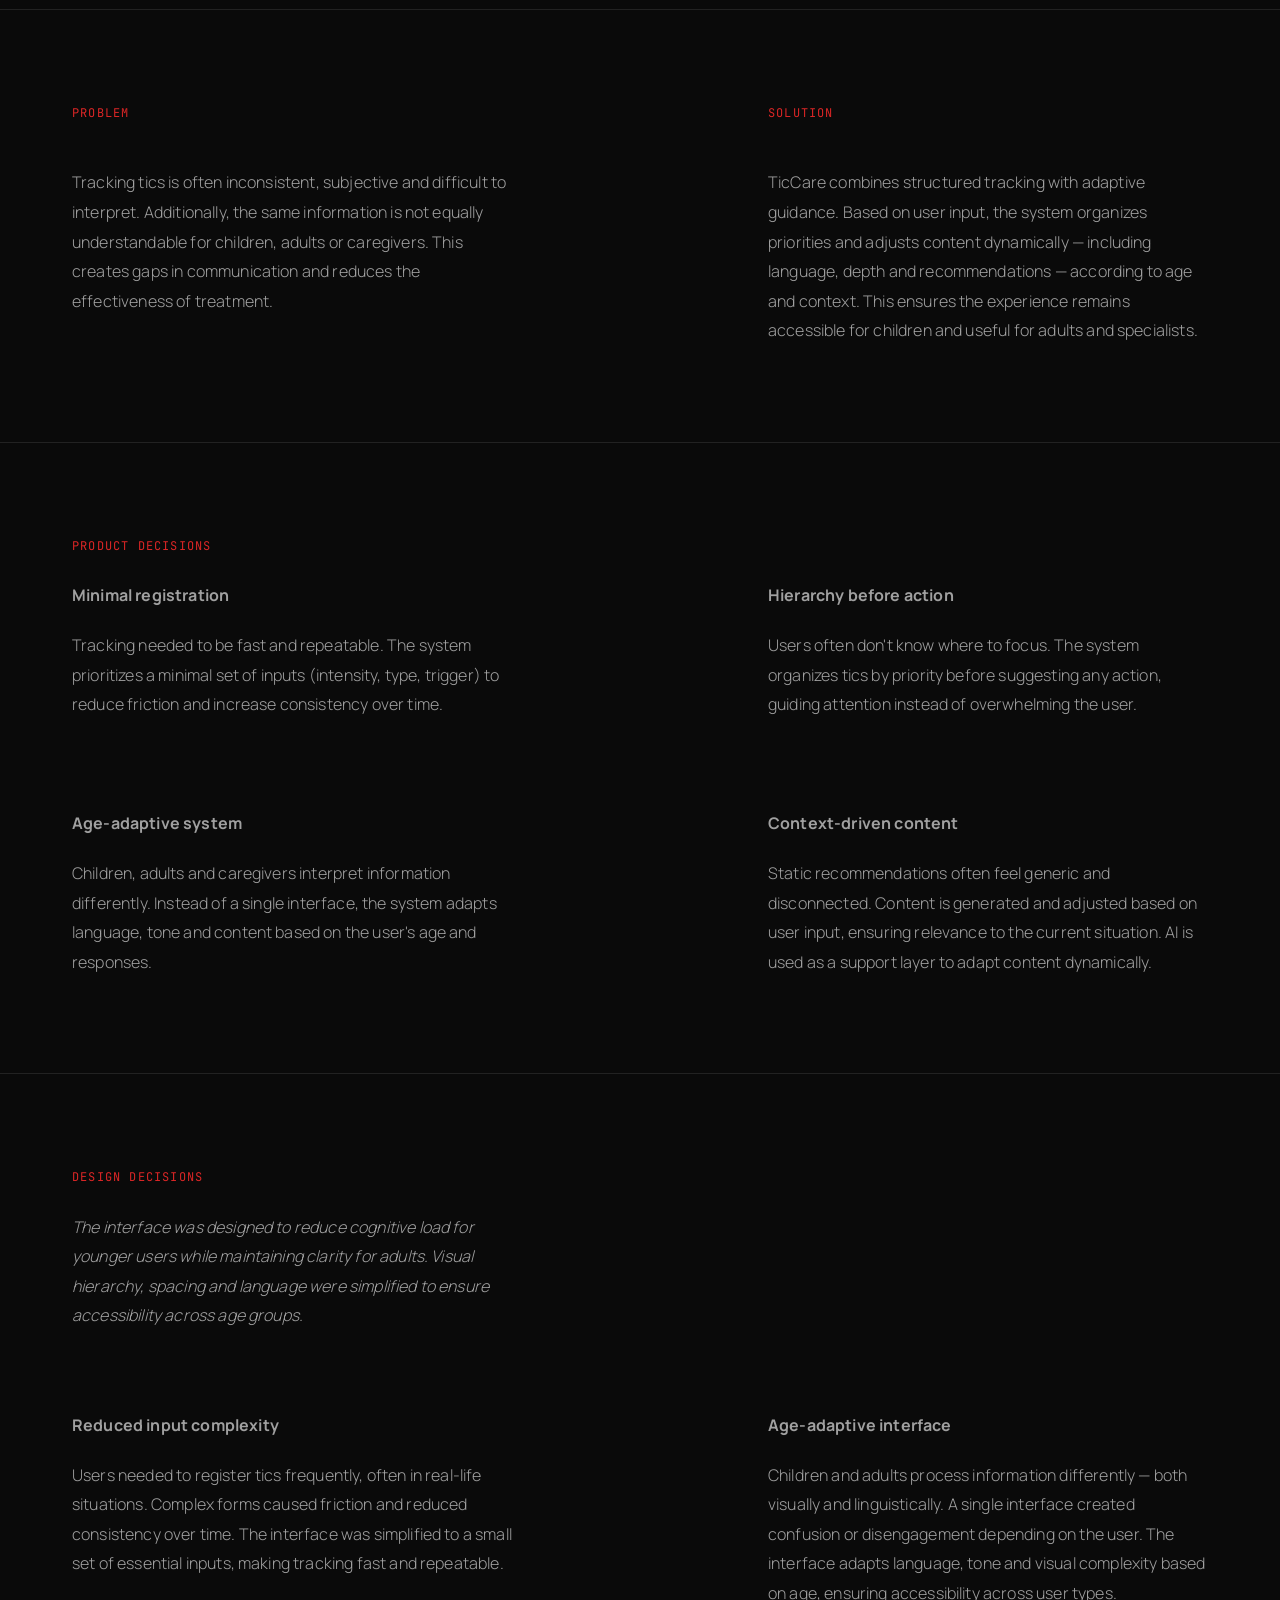
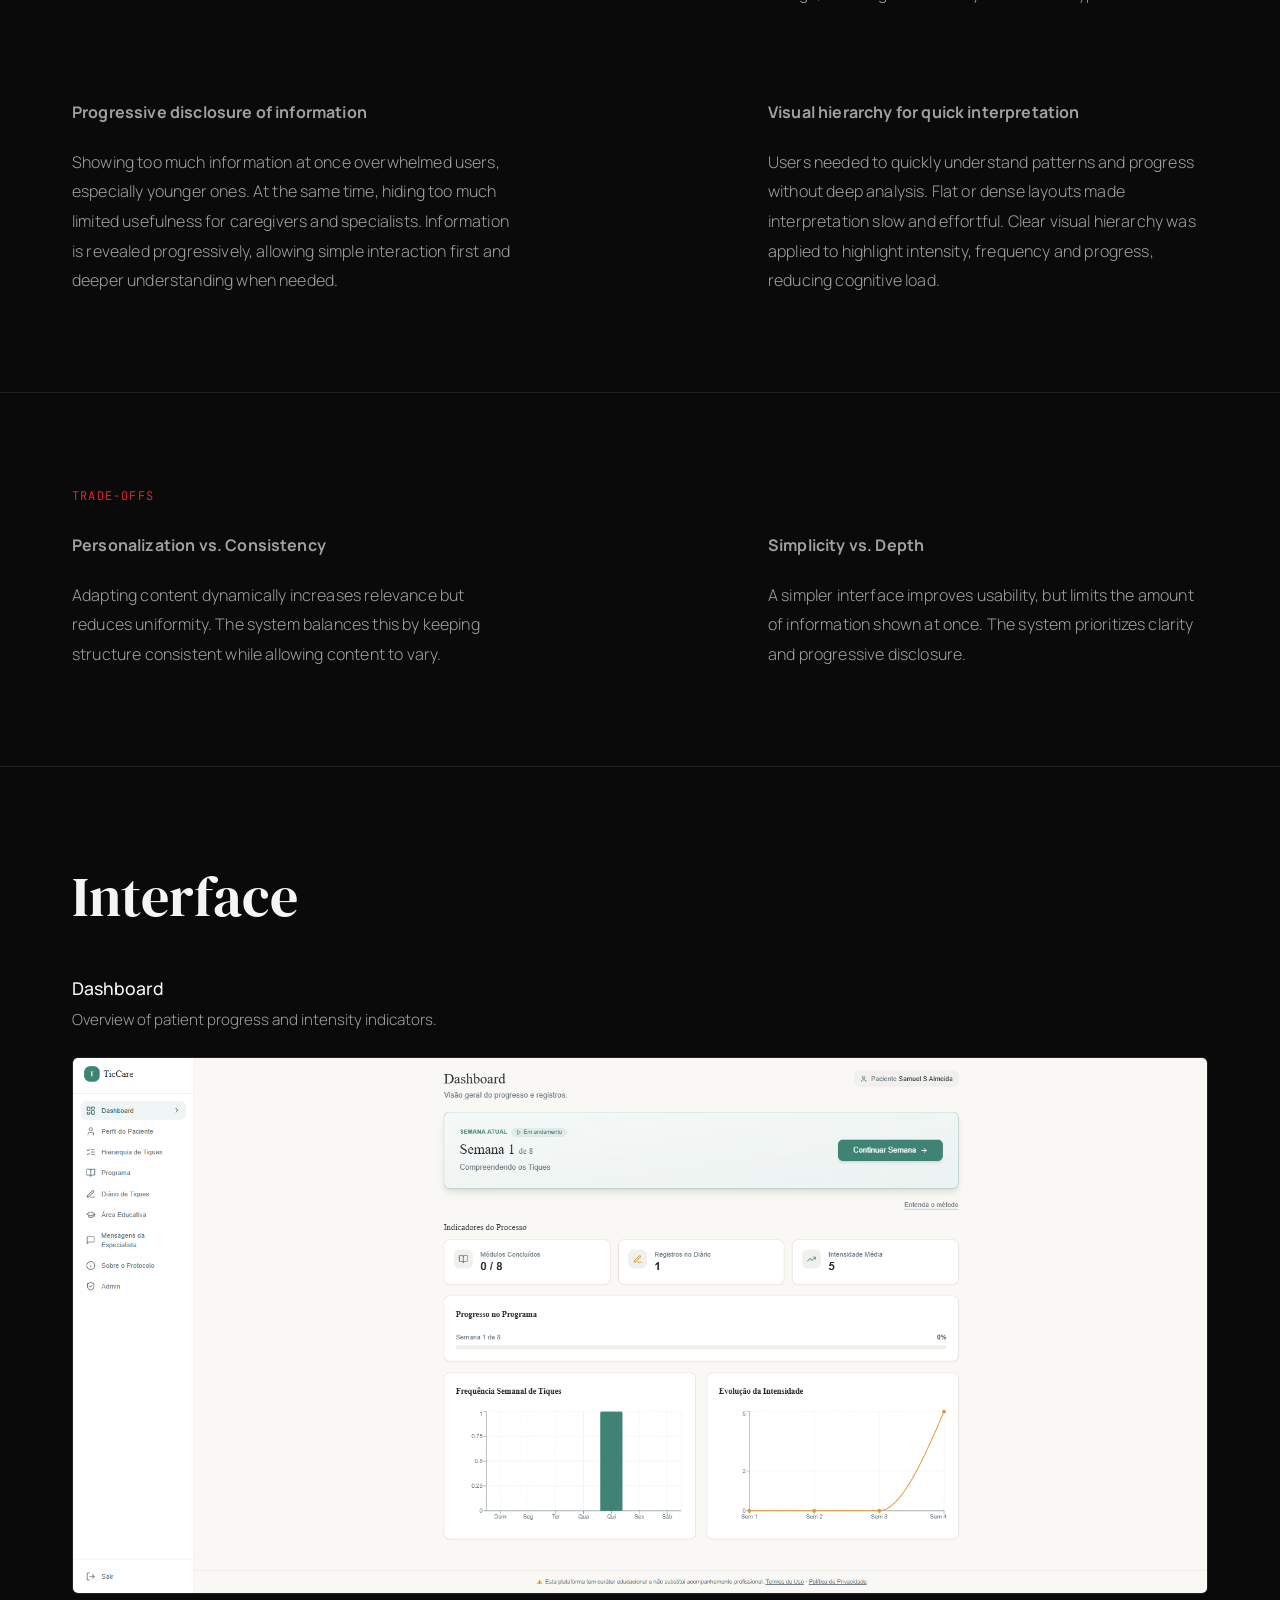
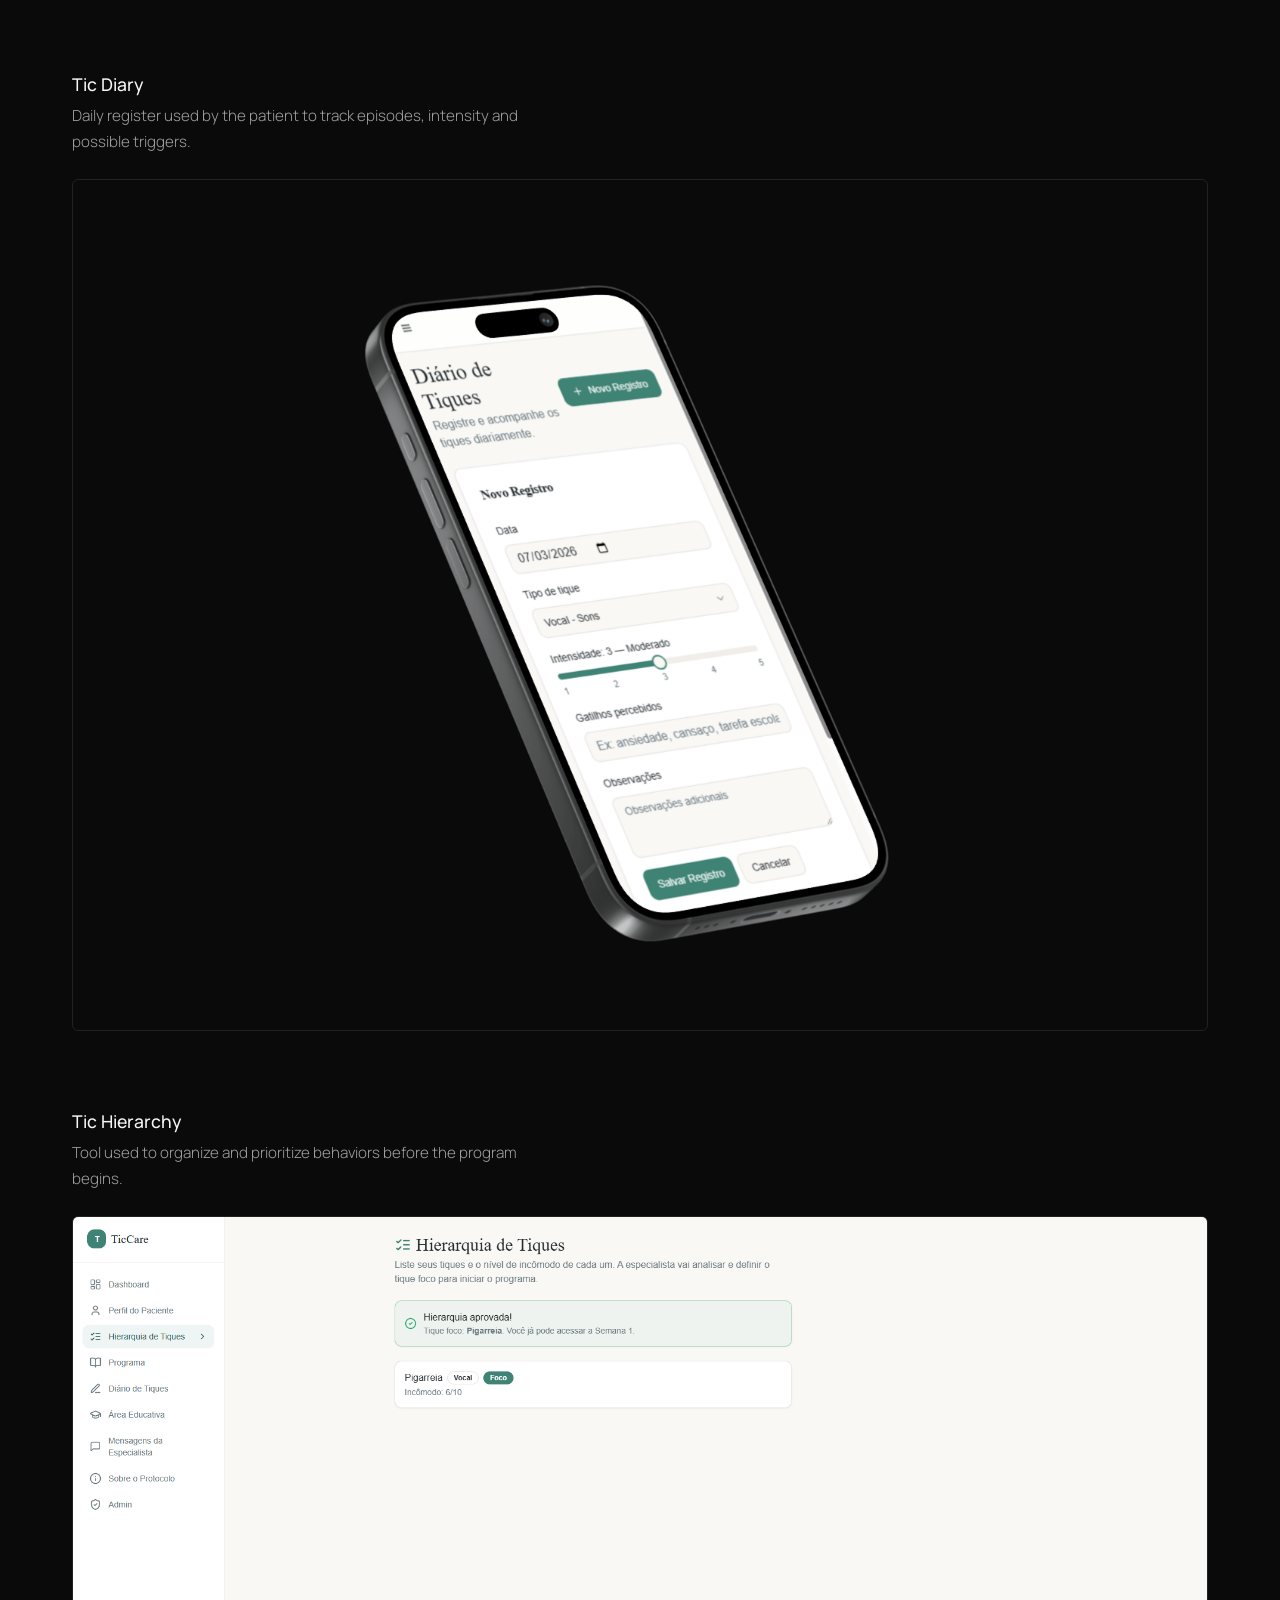
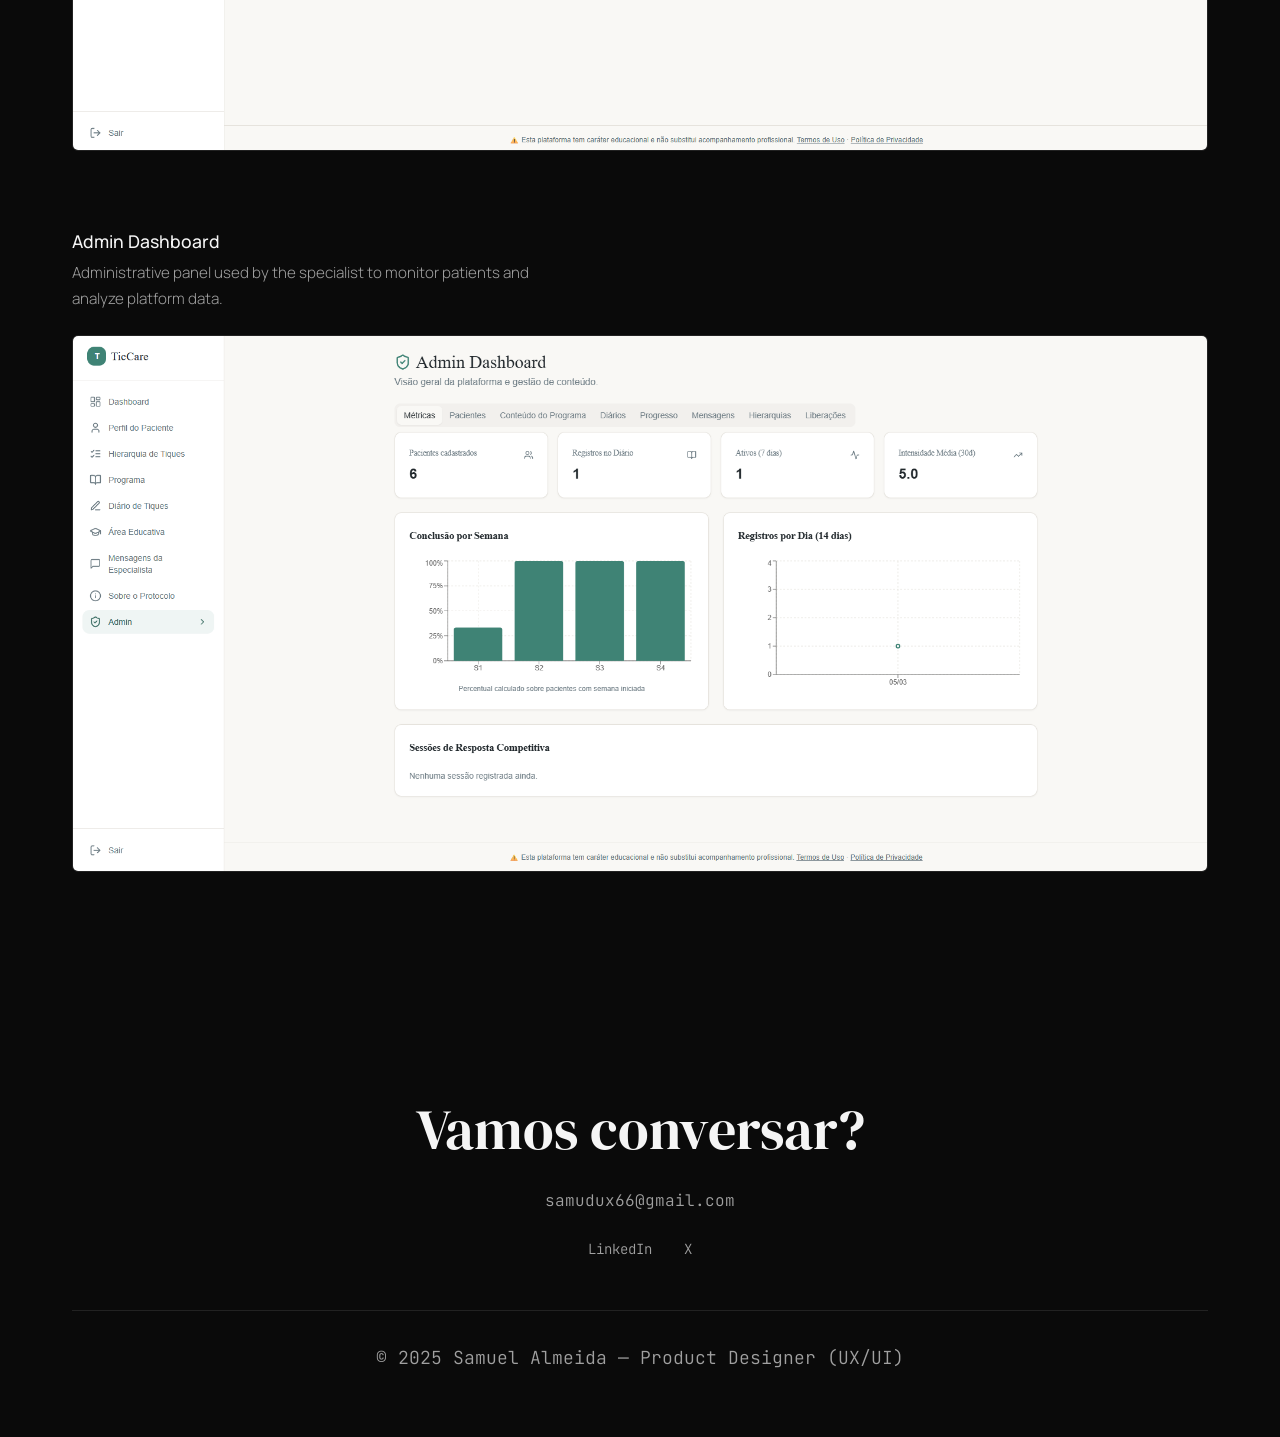
<file: projeto-ticcare.html>
<!DOCTYPE html>
<html lang="en">
<head>
    <meta charset="UTF-8">
    <meta name="viewport" content="width=device-width, initial-scale=1.0">
    <title>TicCare — Samuel Almeida</title>
    <meta name="description" content="TicCare — Adaptive behavioral tracking platform. Case study by Samuel Almeida, Product Designer." />

    <!-- OG / Social -->
    <meta property="og:title" content="TicCare — Behavioral Tracking Platform · Samuel Almeida" />
    <meta property="og:description" content="UX/UI design for an age-adaptive behavioral tracking platform for tic disorders." />
    <meta property="og:image" content="https://samudux.github.io/Portfolio/assets/ticcare-dashboard.png" />
    <meta property="og:url" content="https://samudux.github.io/Portfolio/projeto-ticcare.html" />
    <meta property="og:type" content="website" />
    <meta name="twitter:card" content="summary_large_image" />

    <link rel="icon" type="image/png" sizes="32x32" href="favicon-32.png">
    <link rel="apple-touch-icon" sizes="180x180" href="apple-touch-icon.png">

    <link rel="preconnect" href="https://fonts.googleapis.com">
    <link rel="preconnect" href="https://fonts.gstatic.com" crossorigin>
    <link href="https://fonts.googleapis.com/css2?family=DM+Serif+Display:ital@0;1&family=JetBrains+Mono:wght@300;400;500&family=Manrope:wght@300;400;500;600;700&display=swap" rel="stylesheet">

    <link rel="stylesheet" href="styles.css">
</head>
<body>

<!-- ===================== NAVIGATION ===================== -->
<nav id="navbar">
<div class="nav-container">
<a href="index.html" class="nav-logo">Samuel Almeida</a>
<ul class="nav-links">
<li><a href="index.html#work">Work</a></li>
<li><a href="index.html#about">About</a></li>
<li><a href="index.html#expertise">Expertise</a></li>
<li><a href="index.html#contact">Contact</a></li>
</ul>
</div>
</nav>

<!-- ===================== CASE STUDY ===================== -->
<div class="case-page">

    <!-- Hero -->
    <section class="case-hero">
    <div class="portfolio-container">

        <a href="index.html#work" class="project-back-link">← Back to projects</a>

        <div class="case-hero-content scroll-reveal">
            <div class="case-meta">
                <span class="case-tag">REAL PROJECT</span>
                <span class="case-tag">SAAS</span>
                <span class="case-tag">HEALTH UX</span>
            </div>
            <h1 class="case-title">TicCare</h1>
            <p class="case-subtitle">Adaptive behavioral tracking platform</p>
        </div>

        <div class="case-hero-image scroll-reveal" style="max-width: 960px; margin: 0 auto;">
            <img src="assets/ticcare-laptop-mockup.png" alt="TicCare — Adaptive behavioral tracking platform" loading="lazy">
        </div>

    </div>
    </section>

    <!-- 1. Context -->
    <section class="case-section">
    <div class="portfolio-container">
        <div class="case-block--narrow scroll-reveal">
            <h3 class="case-label">Context</h3>
            <p class="case-text">
                TicCare was designed to support patients and families in understanding and managing
                tic behaviors over time. The system adapts to different age groups, adjusting both
                content and language to match the user's context.
            </p>
        </div>
    </div>
    </section>

    <!-- 2. Problem & Solution -->
    <section class="case-section">
    <div class="portfolio-container">
        <div class="case-two-col">
            <div class="case-block scroll-reveal">
                <h3 class="case-label">Problem</h3>
                <p class="case-text">
                    Tracking tics is often inconsistent, subjective and difficult to interpret.
                    Additionally, the same information is not equally understandable for children,
                    adults or caregivers. This creates gaps in communication and reduces the
                    effectiveness of treatment.
                </p>
            </div>
            <div class="case-block scroll-reveal">
                <h3 class="case-label">Solution</h3>
                <p class="case-text">
                    TicCare combines structured tracking with adaptive guidance. Based on user input,
                    the system organizes priorities and adjusts content dynamically — including language,
                    depth and recommendations — according to age and context. This ensures the experience
                    remains accessible for children and useful for adults and specialists.
                </p>
            </div>
        </div>
    </div>
    </section>

    <!-- 3. Product Decisions -->
    <section class="case-section">
    <div class="portfolio-container">
        <h3 class="case-label scroll-reveal">Product Decisions</h3>
        <div class="case-two-col">

            <div class="case-block scroll-reveal">
                <p class="case-text"><strong>Minimal registration</strong></p>
                <p class="case-text">
                    Tracking needed to be fast and repeatable. The system prioritizes a minimal
                    set of inputs (intensity, type, trigger) to reduce friction and increase
                    consistency over time.
                </p>
            </div>

            <div class="case-block scroll-reveal">
                <p class="case-text"><strong>Hierarchy before action</strong></p>
                <p class="case-text">
                    Users often don't know where to focus. The system organizes tics by priority
                    before suggesting any action, guiding attention instead of overwhelming the user.
                </p>
            </div>

            <div class="case-block scroll-reveal">
                <p class="case-text"><strong>Age-adaptive system</strong></p>
                <p class="case-text">
                    Children, adults and caregivers interpret information differently. Instead of a
                    single interface, the system adapts language, tone and content based on the
                    user's age and responses.
                </p>
            </div>

            <div class="case-block scroll-reveal">
                <p class="case-text"><strong>Context-driven content</strong></p>
                <p class="case-text">
                    Static recommendations often feel generic and disconnected. Content is generated
                    and adjusted based on user input, ensuring relevance to the current situation.
                    AI is used as a support layer to adapt content dynamically.
                </p>
            </div>

        </div>
    </div>
    </section>

    <!-- 4. Design Decisions -->
    <section class="case-section">
    <div class="portfolio-container">

        <h3 class="case-label scroll-reveal">Design Decisions</h3>

        <p class="case-text scroll-reveal" style="max-width: 440px; margin-bottom: 5rem; font-style: italic;">
            The interface was designed to reduce cognitive load for younger users while
            maintaining clarity for adults. Visual hierarchy, spacing and language were
            simplified to ensure accessibility across age groups.
        </p>

        <div class="case-two-col">

            <div class="case-block scroll-reveal">
                <p class="case-text"><strong>Reduced input complexity</strong></p>
                <p class="case-text">
                    Users needed to register tics frequently, often in real-life situations.
                    Complex forms caused friction and reduced consistency over time.
                    The interface was simplified to a small set of essential inputs,
                    making tracking fast and repeatable.
                </p>
            </div>

            <div class="case-block scroll-reveal">
                <p class="case-text"><strong>Age-adaptive interface</strong></p>
                <p class="case-text">
                    Children and adults process information differently — both visually and linguistically.
                    A single interface created confusion or disengagement depending on the user.
                    The interface adapts language, tone and visual complexity based on age,
                    ensuring accessibility across user types.
                </p>
            </div>

            <div class="case-block scroll-reveal">
                <p class="case-text"><strong>Progressive disclosure of information</strong></p>
                <p class="case-text">
                    Showing too much information at once overwhelmed users, especially younger ones.
                    At the same time, hiding too much limited usefulness for caregivers and specialists.
                    Information is revealed progressively, allowing simple interaction first and
                    deeper understanding when needed.
                </p>
            </div>

            <div class="case-block scroll-reveal">
                <p class="case-text"><strong>Visual hierarchy for quick interpretation</strong></p>
                <p class="case-text">
                    Users needed to quickly understand patterns and progress without deep analysis.
                    Flat or dense layouts made interpretation slow and effortful.
                    Clear visual hierarchy was applied to highlight intensity, frequency and progress,
                    reducing cognitive load.
                </p>
            </div>

        </div>
    </div>
    </section>

    <!-- 5. Trade-offs -->
    <section class="case-section">
    <div class="portfolio-container">
        <h3 class="case-label scroll-reveal">Trade-offs</h3>
        <div class="case-two-col">

            <div class="case-block scroll-reveal">
                <p class="case-text"><strong>Personalization vs. Consistency</strong></p>
                <p class="case-text">
                    Adapting content dynamically increases relevance but reduces uniformity.
                    The system balances this by keeping structure consistent while allowing
                    content to vary.
                </p>
            </div>

            <div class="case-block scroll-reveal">
                <p class="case-text"><strong>Simplicity vs. Depth</strong></p>
                <p class="case-text">
                    A simpler interface improves usability, but limits the amount of information
                    shown at once. The system prioritizes clarity and progressive disclosure.
                </p>
            </div>

        </div>
    </div>
    </section>

    <!-- 6. Interface -->
    <section class="case-section">
    <div class="portfolio-container">

        <h2 class="case-section-title scroll-reveal">Interface</h2>

        <div class="case-interfaces">

            <div class="case-interface-item scroll-reveal">
                <div class="case-interface-info">
                    <h4 class="case-interface-title">Dashboard</h4>
                    <p class="case-interface-desc">Overview of patient progress and intensity indicators.</p>
                </div>
                <div class="case-interface-image">
                    <img src="assets/ticcare-dashboard.png" alt="TicCare — Dashboard" loading="lazy">
                </div>
            </div>

            <div class="case-interface-item scroll-reveal">
                <div class="case-interface-info">
                    <h4 class="case-interface-title">Tic Diary</h4>
                    <p class="case-interface-desc">Daily register used by the patient to track episodes, intensity and possible triggers.</p>
                </div>
                <div class="case-interface-image">
                    <img src="assets/ticcare-mobile-mockup.png" alt="TicCare — Tic Diary" loading="lazy">
                </div>
            </div>

            <div class="case-interface-item scroll-reveal">
                <div class="case-interface-info">
                    <h4 class="case-interface-title">Tic Hierarchy</h4>
                    <p class="case-interface-desc">Tool used to organize and prioritize behaviors before the program begins.</p>
                </div>
                <div class="case-interface-image">
                    <img src="assets/ticcare-hierarchy.png" alt="TicCare — Tic Hierarchy" loading="lazy">
                </div>
            </div>

            <div class="case-interface-item scroll-reveal">
                <div class="case-interface-info">
                    <h4 class="case-interface-title">Admin Dashboard</h4>
                    <p class="case-interface-desc">Administrative panel used by the specialist to monitor patients and analyze platform data.</p>
                </div>
                <div class="case-interface-image">
                    <img src="assets/ticcare-admin.png" alt="TicCare — Admin Dashboard" loading="lazy">
                </div>
            </div>

        </div>
    </div>
    </section>

</div>

<!-- ===================== FOOTER ===================== -->
<footer id="contact" class="portfolio-footer">
<div class="portfolio-container">
<div class="footer-content">
<h2 class="footer-title">Vamos conversar?</h2>
<a href="mailto:samudux66@gmail.com" class="footer-email">samudux66@gmail.com</a>
<div class="footer-links">
<a href="https://www.linkedin.com/in/samuel-almeida-27a087388/" target="_blank" rel="noopener noreferrer">LinkedIn</a>
<a href="https://x.com/Samuel151093" target="_blank" rel="noopener noreferrer">X</a>
</div>
</div>
<div class="footer-bottom">
<p>© 2025 Samuel Almeida — Product Designer (UX/UI)</p>
</div>
</div>
</footer>

<script src="script.js"></script>
</body>
</html>
</file>
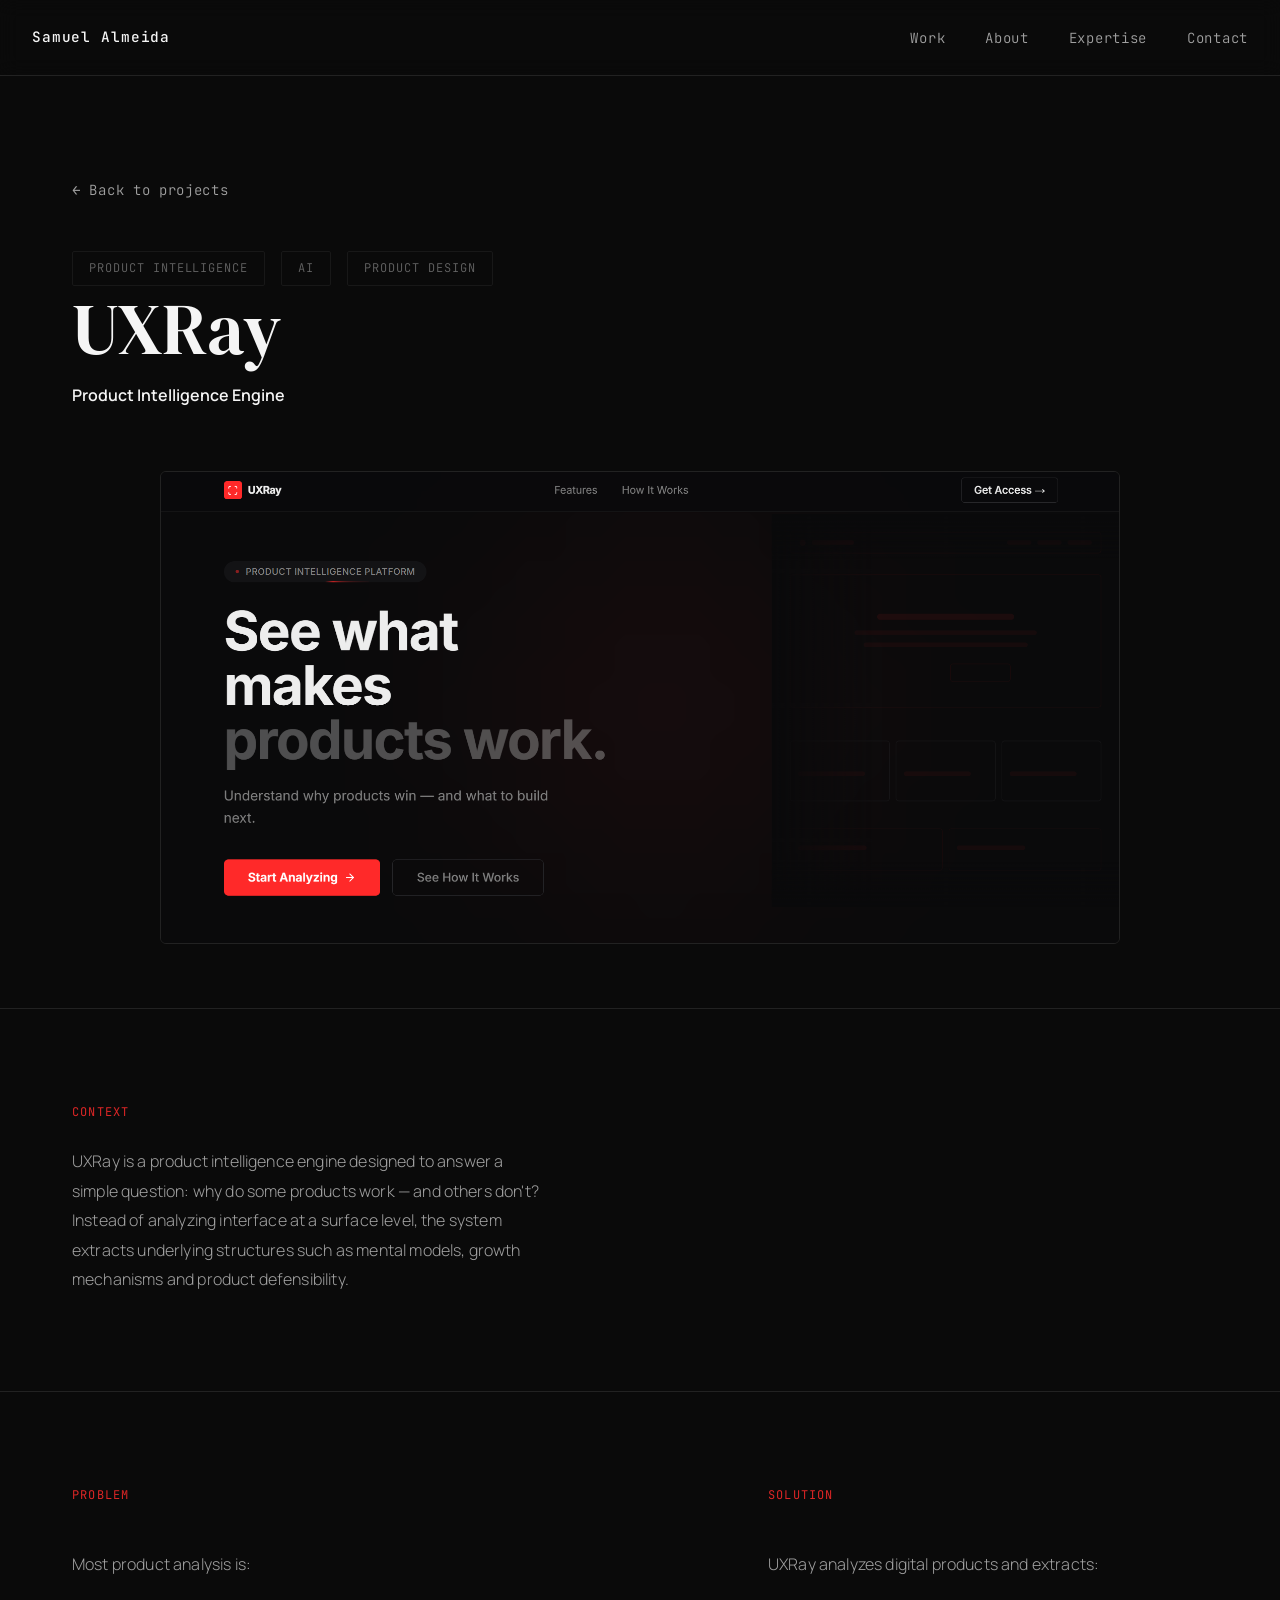
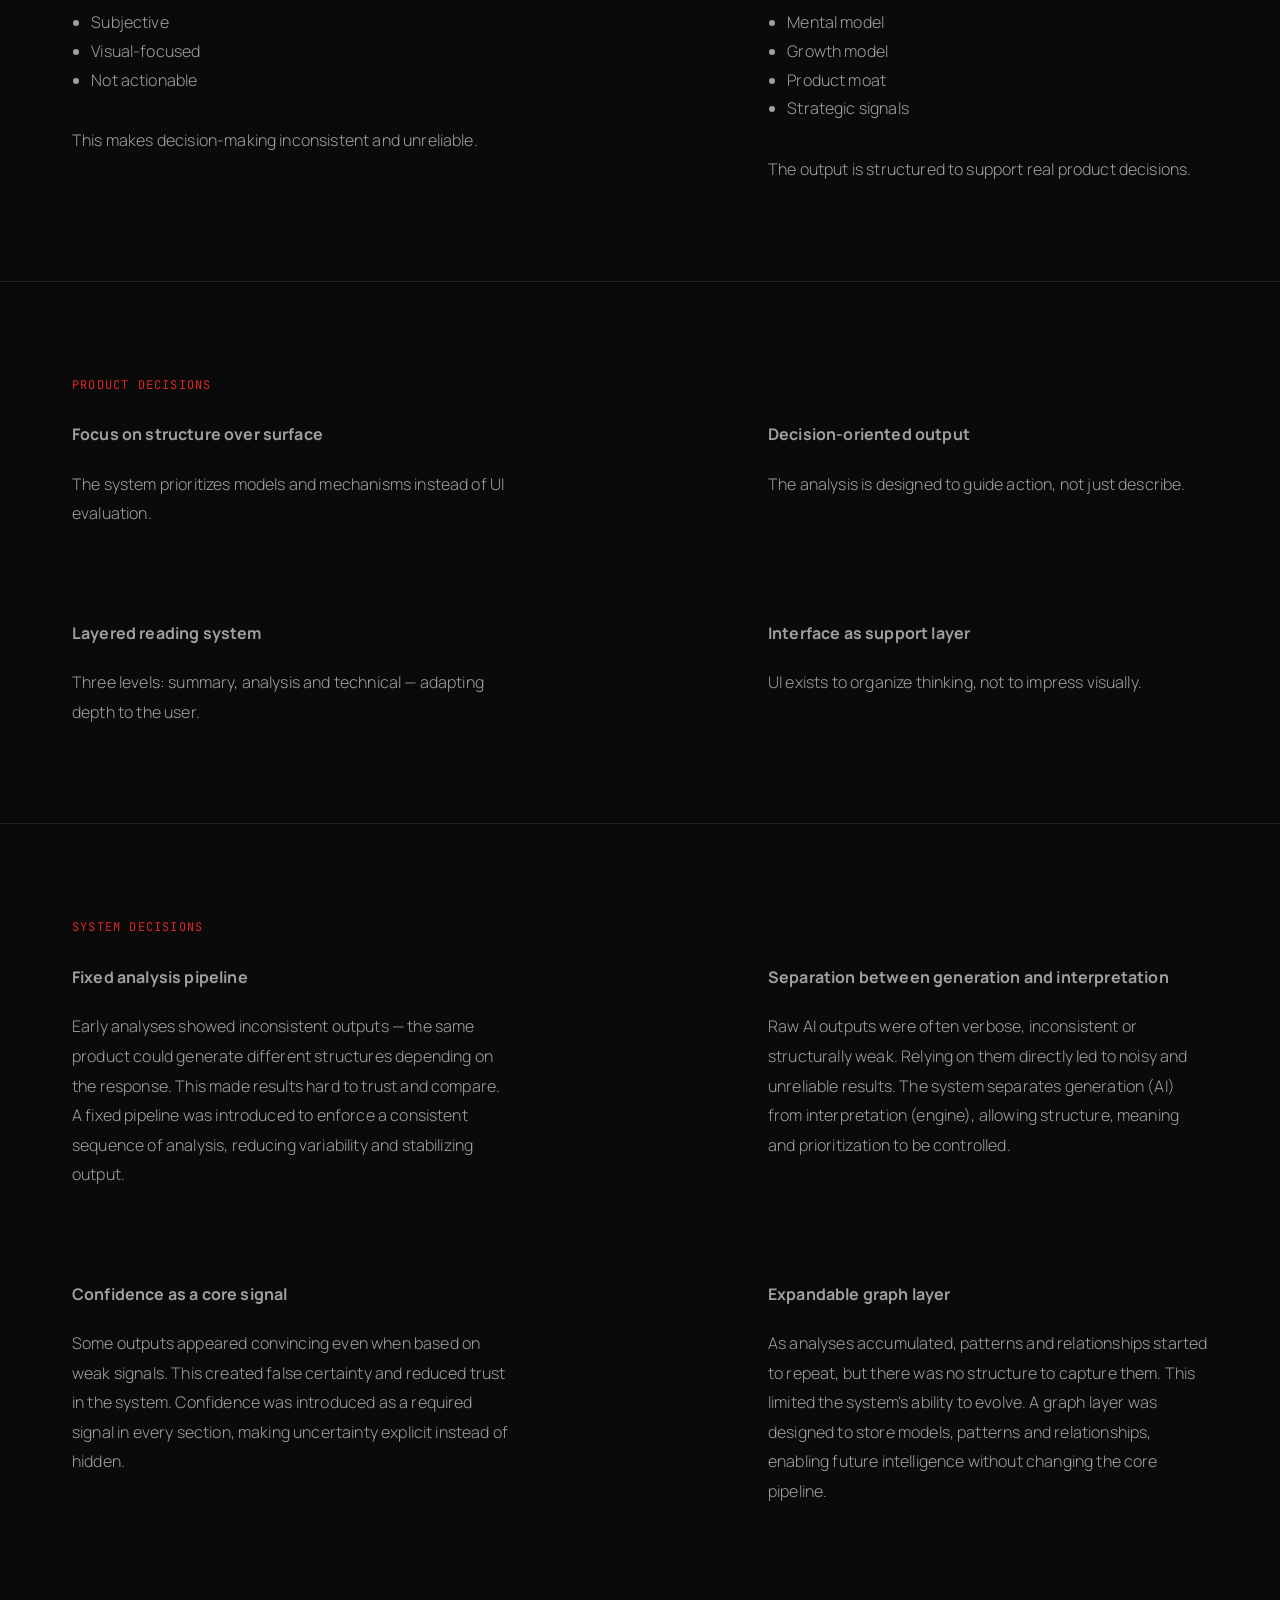
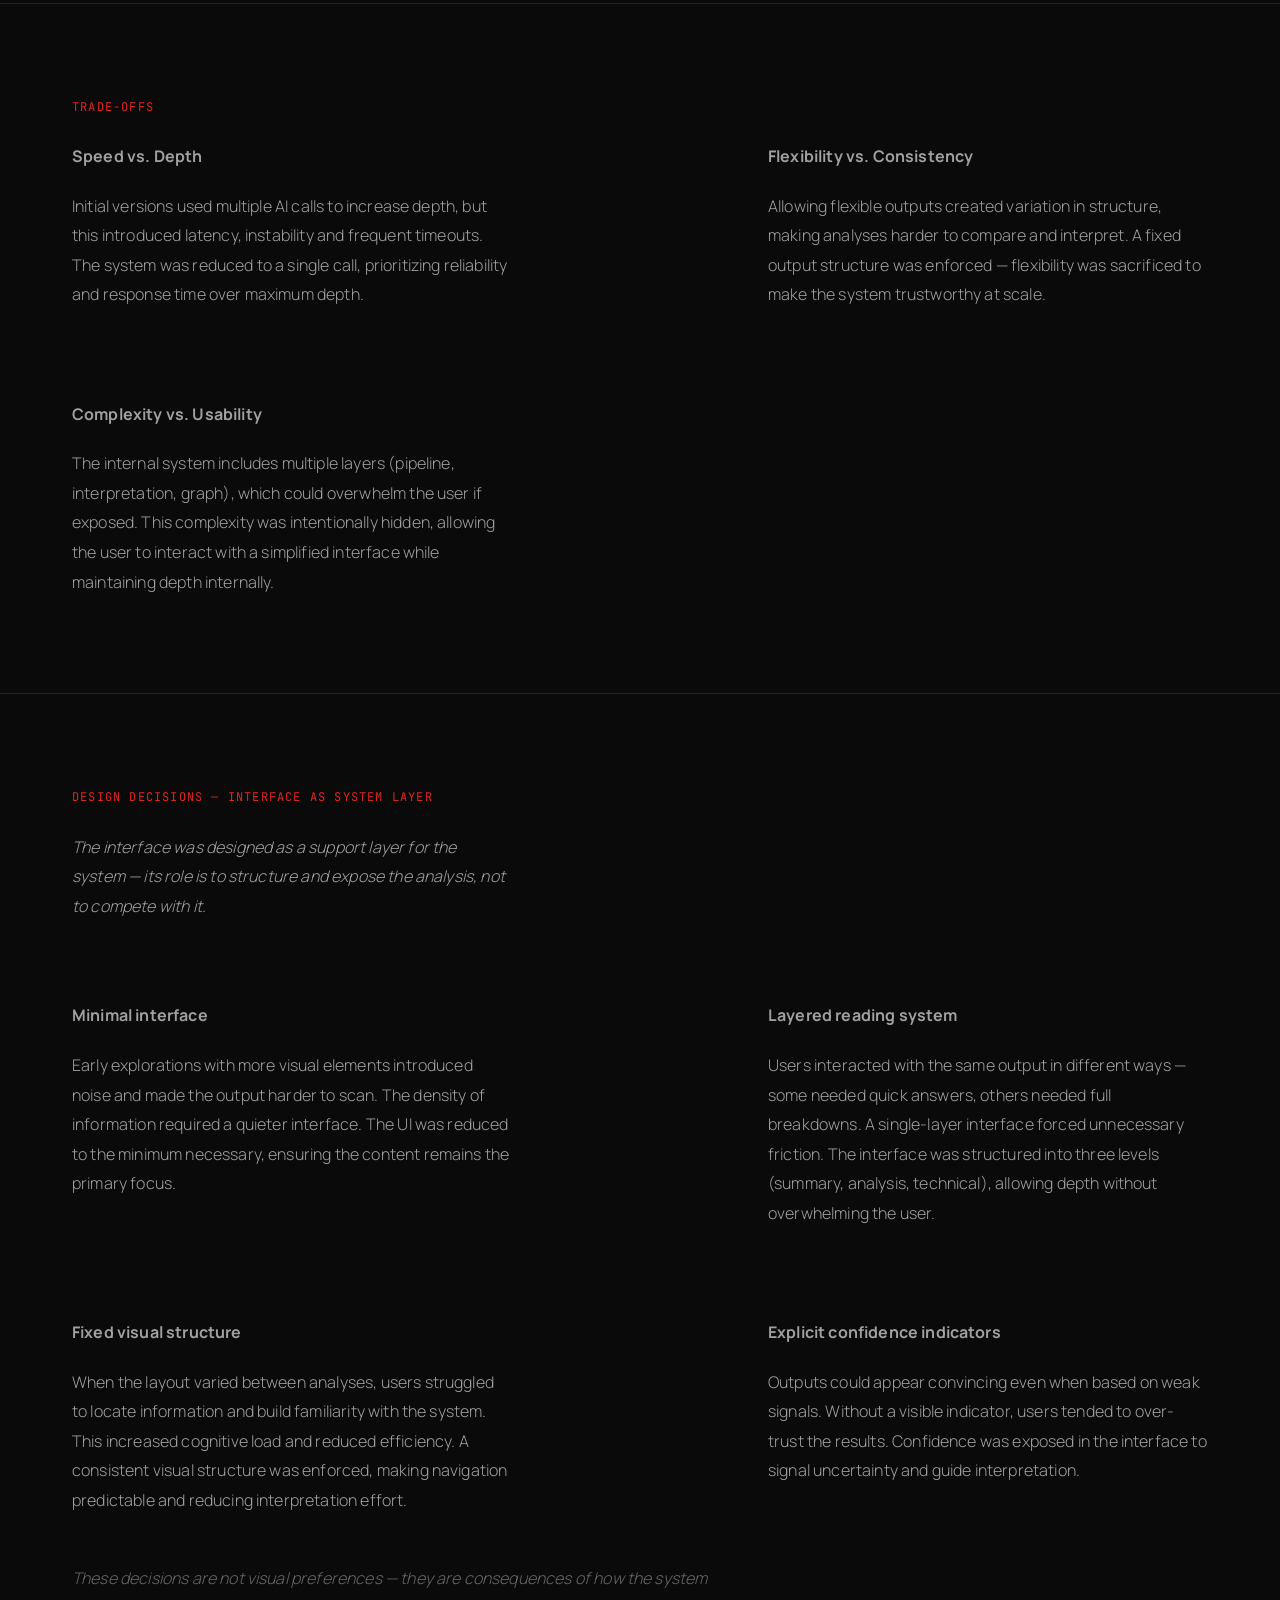
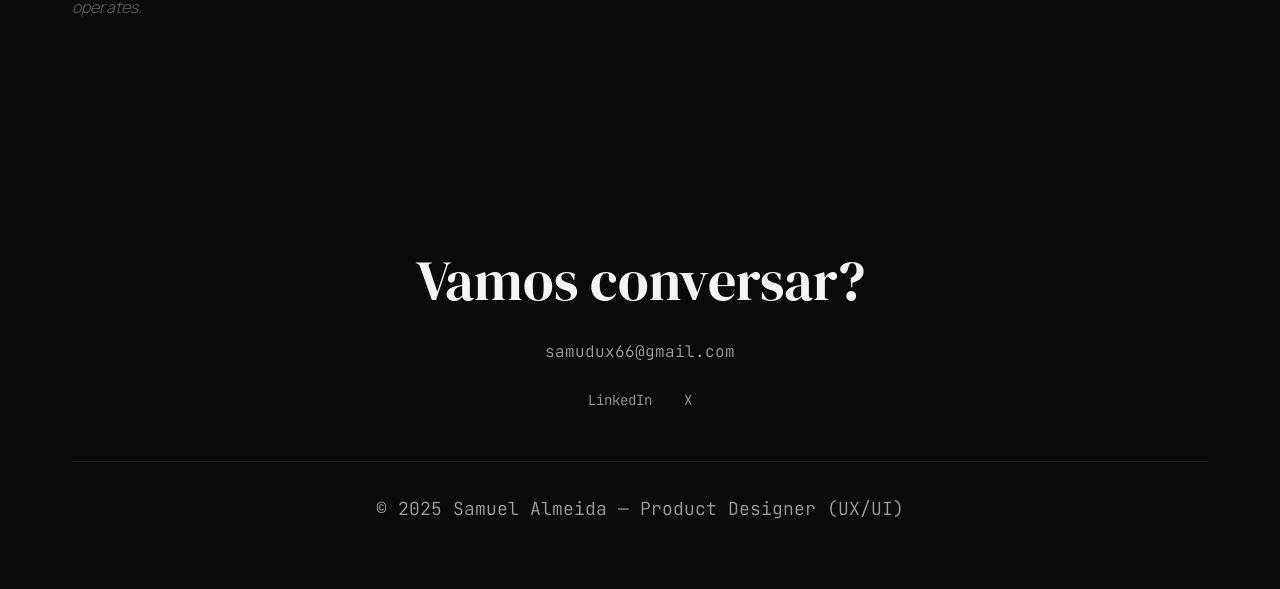
<file: projeto-uxray.html>
<!DOCTYPE html>
<html lang="en">
<head>
    <meta charset="UTF-8">
    <meta name="viewport" content="width=device-width, initial-scale=1.0">
    <title>UXRay — Samuel Almeida</title>
    <meta name="description" content="UXRay — Product Intelligence Engine. Case study by Samuel Almeida, Product Designer." />

    <!-- OG / Social -->
    <meta property="og:title" content="UXRay — Product Intelligence Engine · Samuel Almeida" />
    <meta property="og:description" content="AI-powered engine that extracts mental models, growth models and strategic signals from digital products." />
    <meta property="og:image" content="https://samudux.github.io/Portfolio/assets/uxray-hero.png" />
    <meta property="og:url" content="https://samudux.github.io/Portfolio/projeto-uxray.html" />
    <meta property="og:type" content="website" />
    <meta name="twitter:card" content="summary_large_image" />

    <link rel="icon" type="image/png" sizes="32x32" href="favicon-32.png">
    <link rel="apple-touch-icon" sizes="180x180" href="apple-touch-icon.png">

    <link rel="preconnect" href="https://fonts.googleapis.com">
    <link rel="preconnect" href="https://fonts.gstatic.com" crossorigin>
    <link href="https://fonts.googleapis.com/css2?family=DM+Serif+Display:ital@0;1&family=JetBrains+Mono:wght@300;400;500&family=Manrope:wght@300;400;500;600;700&display=swap" rel="stylesheet">

    <link rel="stylesheet" href="styles.css">
</head>
<body>

<!-- ===================== NAVIGATION ===================== -->
<nav id="navbar">
<div class="nav-container">
<a href="index.html" class="nav-logo">Samuel Almeida</a>
<ul class="nav-links">
<li><a href="index.html#work">Work</a></li>
<li><a href="index.html#about">About</a></li>
<li><a href="index.html#expertise">Expertise</a></li>
<li><a href="index.html#contact">Contact</a></li>
</ul>
</div>
</nav>

<!-- ===================== CASE STUDY ===================== -->
<div class="case-page">

    <!-- Hero -->
    <section class="case-hero">
    <div class="portfolio-container">

        <a href="index.html#work" class="project-back-link">← Back to projects</a>

        <div class="case-hero-content scroll-reveal">
            <div class="case-meta">
                <span class="case-tag">PRODUCT INTELLIGENCE</span>
                <span class="case-tag">AI</span>
                <span class="case-tag">PRODUCT DESIGN</span>
            </div>
            <h1 class="case-title">UXRay</h1>
            <p class="case-subtitle">Product Intelligence Engine</p>
        </div>

        <div class="case-hero-image scroll-reveal" style="max-width: 960px; margin: 0 auto;">
            <img src="assets/uxray-hero.png" alt="UXRay — Product Intelligence Engine" loading="lazy">
        </div>

    </div>
    </section>

    <!-- 1. Context -->
    <section class="case-section">
    <div class="portfolio-container">
        <div class="case-block--narrow scroll-reveal">
            <h3 class="case-label">Context</h3>
            <p class="case-text">
                UXRay is a product intelligence engine designed to answer a simple question:
                why do some products work — and others don't?
                Instead of analyzing interface at a surface level, the system extracts underlying structures
                such as mental models, growth mechanisms and product defensibility.
            </p>
        </div>
    </div>
    </section>

    <!-- 2. Problem & Solution -->
    <section class="case-section">
    <div class="portfolio-container">
        <div class="case-two-col">
            <div class="case-block scroll-reveal">
                <h3 class="case-label">Problem</h3>
                <p class="case-text">Most product analysis is:</p>
                <ul class="case-text" style="padding-left: 1.2em; margin-top: 0.5em; line-height: 2;">
                    <li>Subjective</li>
                    <li>Visual-focused</li>
                    <li>Not actionable</li>
                </ul>
                <p class="case-text" style="margin-top: 0.75em;">
                    This makes decision-making inconsistent and unreliable.
                </p>
            </div>
            <div class="case-block scroll-reveal">
                <h3 class="case-label">Solution</h3>
                <p class="case-text">UXRay analyzes digital products and extracts:</p>
                <ul class="case-text" style="padding-left: 1.2em; margin-top: 0.5em; line-height: 2;">
                    <li>Mental model</li>
                    <li>Growth model</li>
                    <li>Product moat</li>
                    <li>Strategic signals</li>
                </ul>
                <p class="case-text" style="margin-top: 0.75em;">
                    The output is structured to support real product decisions.
                </p>
            </div>
        </div>
    </div>
    </section>

    <!-- 3. Product Decisions -->
    <section class="case-section">
    <div class="portfolio-container">
        <h3 class="case-label scroll-reveal">Product Decisions</h3>
        <div class="case-two-col">
            <div class="case-block scroll-reveal">
                <p class="case-text"><strong>Focus on structure over surface</strong></p>
                <p class="case-text">The system prioritizes models and mechanisms instead of UI evaluation.</p>
            </div>
            <div class="case-block scroll-reveal">
                <p class="case-text"><strong>Decision-oriented output</strong></p>
                <p class="case-text">The analysis is designed to guide action, not just describe.</p>
            </div>
            <div class="case-block scroll-reveal">
                <p class="case-text"><strong>Layered reading system</strong></p>
                <p class="case-text">Three levels: summary, analysis and technical — adapting depth to the user.</p>
            </div>
            <div class="case-block scroll-reveal">
                <p class="case-text"><strong>Interface as support layer</strong></p>
                <p class="case-text">UI exists to organize thinking, not to impress visually.</p>
            </div>
        </div>
    </div>
    </section>

    <!-- 4. System Decisions -->
    <section class="case-section">
    <div class="portfolio-container">
        <h3 class="case-label scroll-reveal">System Decisions</h3>
        <div class="case-two-col">

            <div class="case-block scroll-reveal">
                <p class="case-text"><strong>Fixed analysis pipeline</strong></p>
                <p class="case-text">
                    Early analyses showed inconsistent outputs — the same product could generate
                    different structures depending on the response. This made results hard to trust and compare.
                    A fixed pipeline was introduced to enforce a consistent sequence of analysis,
                    reducing variability and stabilizing output.
                </p>
            </div>

            <div class="case-block scroll-reveal">
                <p class="case-text"><strong>Separation between generation and interpretation</strong></p>
                <p class="case-text">
                    Raw AI outputs were often verbose, inconsistent or structurally weak.
                    Relying on them directly led to noisy and unreliable results.
                    The system separates generation (AI) from interpretation (engine),
                    allowing structure, meaning and prioritization to be controlled.
                </p>
            </div>

            <div class="case-block scroll-reveal">
                <p class="case-text"><strong>Confidence as a core signal</strong></p>
                <p class="case-text">
                    Some outputs appeared convincing even when based on weak signals.
                    This created false certainty and reduced trust in the system.
                    Confidence was introduced as a required signal in every section,
                    making uncertainty explicit instead of hidden.
                </p>
            </div>

            <div class="case-block scroll-reveal">
                <p class="case-text"><strong>Expandable graph layer</strong></p>
                <p class="case-text">
                    As analyses accumulated, patterns and relationships started to repeat,
                    but there was no structure to capture them. This limited the system's ability to evolve.
                    A graph layer was designed to store models, patterns and relationships,
                    enabling future intelligence without changing the core pipeline.
                </p>
            </div>

        </div>
    </div>
    </section>

    <!-- 5. Trade-offs -->
    <section class="case-section">
    <div class="portfolio-container">
        <h3 class="case-label scroll-reveal">Trade-offs</h3>
        <div class="case-two-col">

            <div class="case-block scroll-reveal">
                <p class="case-text"><strong>Speed vs. Depth</strong></p>
                <p class="case-text">
                    Initial versions used multiple AI calls to increase depth, but this introduced
                    latency, instability and frequent timeouts.
                    The system was reduced to a single call, prioritizing reliability and response
                    time over maximum depth.
                </p>
            </div>

            <div class="case-block scroll-reveal">
                <p class="case-text"><strong>Flexibility vs. Consistency</strong></p>
                <p class="case-text">
                    Allowing flexible outputs created variation in structure,
                    making analyses harder to compare and interpret.
                    A fixed output structure was enforced — flexibility was sacrificed
                    to make the system trustworthy at scale.
                </p>
            </div>

            <div class="case-block scroll-reveal">
                <p class="case-text"><strong>Complexity vs. Usability</strong></p>
                <p class="case-text">
                    The internal system includes multiple layers (pipeline, interpretation, graph),
                    which could overwhelm the user if exposed.
                    This complexity was intentionally hidden, allowing the user to interact with
                    a simplified interface while maintaining depth internally.
                </p>
            </div>

        </div>
    </div>
    </section>

    <!-- 6. Design Decisions -->
    <section class="case-section">
    <div class="portfolio-container">

        <h3 class="case-label scroll-reveal">Design Decisions — Interface as System Layer</h3>

        <p class="case-text scroll-reveal" style="max-width: 440px; margin-bottom: 5rem; font-style: italic;">
            The interface was designed as a support layer for the system — its role is to structure
            and expose the analysis, not to compete with it.
        </p>

        <div class="case-two-col">

            <div class="case-block scroll-reveal">
                <p class="case-text"><strong>Minimal interface</strong></p>
                <p class="case-text">
                    Early explorations with more visual elements introduced noise and made the output
                    harder to scan. The density of information required a quieter interface.
                    The UI was reduced to the minimum necessary, ensuring the content remains
                    the primary focus.
                </p>
            </div>

            <div class="case-block scroll-reveal">
                <p class="case-text"><strong>Layered reading system</strong></p>
                <p class="case-text">
                    Users interacted with the same output in different ways — some needed quick answers,
                    others needed full breakdowns. A single-layer interface forced unnecessary friction.
                    The interface was structured into three levels (summary, analysis, technical),
                    allowing depth without overwhelming the user.
                </p>
            </div>

            <div class="case-block scroll-reveal">
                <p class="case-text"><strong>Fixed visual structure</strong></p>
                <p class="case-text">
                    When the layout varied between analyses, users struggled to locate information
                    and build familiarity with the system. This increased cognitive load and reduced efficiency.
                    A consistent visual structure was enforced, making navigation predictable
                    and reducing interpretation effort.
                </p>
            </div>

            <div class="case-block scroll-reveal">
                <p class="case-text"><strong>Explicit confidence indicators</strong></p>
                <p class="case-text">
                    Outputs could appear convincing even when based on weak signals.
                    Without a visible indicator, users tended to over-trust the results.
                    Confidence was exposed in the interface to signal uncertainty and guide interpretation.
                </p>
            </div>

        </div>

        <p class="case-text scroll-reveal" style="max-width: 640px; margin-top: 3rem; font-style: italic; color: var(--color-text-tertiary);">
            These decisions are not visual preferences — they are consequences of how the system operates.
        </p>

    </div>
    </section>

</div>

<!-- ===================== FOOTER ===================== -->
<footer id="contact" class="portfolio-footer">
<div class="portfolio-container">
<div class="footer-content">
<h2 class="footer-title">Vamos conversar?</h2>
<a href="mailto:samudux66@gmail.com" class="footer-email">samudux66@gmail.com</a>
<div class="footer-links">
<a href="https://www.linkedin.com/in/samuel-almeida-27a087388/" target="_blank" rel="noopener noreferrer">LinkedIn</a>
<a href="https://x.com/Samuel151093" target="_blank" rel="noopener noreferrer">X</a>
</div>
</div>
<div class="footer-bottom">
<p>© 2025 Samuel Almeida — Product Designer (UX/UI)</p>
</div>
</div>
</footer>

<script src="script.js"></script>
</body>
</html>
</file>
<file: styles.css>
/* ============================================================
   SAMUEL ALMEIDA — Portfolio Styles
   ============================================================ */

* {
    margin: 0;
    padding: 0;
    box-sizing: border-box;
}

:root {
    --color-bg: #0a0a0a;
    --color-surface: #141414;
    --color-text-primary: #f5f5f5;
    --color-text-secondary: #a0a0a0;
    --color-text-tertiary: #666666;
    --color-accent: #dc2626;
    --color-accent-hover: #ef4444;
    --color-border: #222222;

    --font-display: 'DM Serif Display', serif;
    --font-body: 'Manrope', sans-serif;
    --font-mono: 'JetBrains Mono', monospace;

    --transition: all 0.3s cubic-bezier(0.4, 0, 0.2, 1);
}

html {
    scroll-behavior: smooth;
}

body {
    font-family: var(--font-body);
    background-color: var(--color-bg);
    color: var(--color-text-primary);
    line-height: 1.7;
    font-size: 16px;
    font-weight: 300;
    overflow-x: hidden;
}

h1, h2, h3, h4 {
    font-family: var(--font-display);
    font-weight: 400;
    line-height: 1.2;
    color: var(--color-text-primary);
}

h1 { font-size: clamp(2rem, 5.5vw, 3.8rem); }
h2 { font-size: clamp(2rem, 5vw, 3.5rem); }
h3 { font-size: clamp(1.5rem, 3vw, 2rem); }
h4 { font-size: 1.25rem; }

p {
    font-size: clamp(1rem, 2vw, 1.125rem);
    color: var(--color-text-secondary);
}

a {
    color: var(--color-text-primary);
    text-decoration: none;
    transition: var(--transition);
}

section[id] {
    scroll-margin-top: 80px;
}

/* ============================================================
   INTRO ANIMATION
   ============================================================ */

#intro-overlay {
    position: fixed;
    inset: 0;
    background-color: #000;
    z-index: 9999;
    display: flex;
    align-items: center;
    justify-content: center;
    transition: opacity 0.6s ease;
}

#intro-overlay.hidden {
    opacity: 0;
    pointer-events: none;
}

#intro-inner {
    display: flex;
    flex-direction: column;
    align-items: center;
    gap: 1.5rem;
}

#intro-monogram {
    font-family: var(--font-display);
    font-size: clamp(4rem, 12vw, 7rem);
    color: #fff;
    letter-spacing: 0.05em;
    opacity: 0;
    animation: introFadeIn 0.6s ease 0.2s forwards;
}

#intro-loader {
    width: 180px;
    height: 1px;
    background-color: #333;
    overflow: hidden;
    opacity: 0;
    animation: introFadeIn 0.4s ease 0.7s forwards;
}

#intro-loader-bar {
    height: 100%;
    width: 0%;
    background-color: var(--color-accent);
    animation: loaderExpand 1s ease 0.8s forwards;
}

#intro-name {
    font-family: var(--font-mono);
    font-size: clamp(0.875rem, 2vw, 1rem);
    color: var(--color-text-secondary);
    letter-spacing: 0.2em;
    text-transform: uppercase;
    opacity: 0;
    animation: introFadeIn 0.5s ease 1.6s forwards;
}

@keyframes introFadeIn {
    from { opacity: 0; transform: translateY(8px); }
    to   { opacity: 1; transform: translateY(0); }
}

@keyframes loaderExpand {
    from { width: 0%; }
    to   { width: 100%; }
}

@keyframes fadeInUp {
    from { opacity: 0; transform: translateY(24px); }
    to   { opacity: 1; transform: translateY(0); }
}

/* ============================================================
   NAVIGATION
   ============================================================ */

#navbar {
    position: fixed;
    top: 0;
    left: 0;
    right: 0;
    z-index: 1000;
    background-color: rgba(10, 10, 10, 0.9);
    backdrop-filter: blur(10px);
    border-bottom: 1px solid var(--color-border);
    transition: box-shadow 0.3s ease;
}

.nav-container {
    max-width: 1400px;
    margin: 0 auto;
    padding: 1.5rem 2rem;
    display: flex;
    justify-content: space-between;
    align-items: center;
}

.nav-logo {
    font-family: var(--font-mono);
    font-size: 0.9rem;
    letter-spacing: 0.06em;
    font-weight: 500;
    color: var(--color-text-primary);
}

.nav-links {
    display: flex;
    gap: 2.5rem;
    list-style: none;
}

.nav-links a {
    font-family: var(--font-mono);
    font-size: 0.875rem;
    letter-spacing: 0.05em;
    position: relative;
    color: var(--color-text-secondary);
}

.nav-links a::after {
    content: '';
    position: absolute;
    bottom: -4px;
    left: 0;
    width: 0;
    height: 1px;
    background-color: var(--color-accent);
    transition: width 0.3s ease;
}

.nav-links a:hover::after { width: 100%; }
.nav-links a:hover { color: var(--color-accent); }

/* ============================================================
   LAYOUT
   ============================================================ */

.portfolio-container {
    width: 100%;
    max-width: 1200px;
    margin: 0 auto;
    padding: 0 2rem;
}

.portfolio-section {
    padding: 8rem 0;
    border-bottom: 1px solid var(--color-border);
}

/* ============================================================
   HERO
   ============================================================ */

.hero-section {
    min-height: 100vh;
    display: flex;
    align-items: center;
    padding-top: 80px;
    position: relative;
    overflow: hidden;
    border-bottom: 1px solid var(--color-border);
}

.hero-section::before {
    content: '';
    position: absolute;
    top: 0;
    left: 50%;
    width: 600px;
    height: 600px;
    background: radial-gradient(circle, rgba(220, 38, 38, 0.05) 0%, transparent 70%);
    transform: translate(-50%, -30%);
    pointer-events: none;
}

.hero-grid {
    display: grid;
    grid-template-columns: 1fr auto;
    gap: 4rem;
    align-items: center;
}

.hero-content {
    position: relative;
    z-index: 1;
}

.hero-photo {
    position: relative;
    z-index: 1;
    flex-shrink: 0;
}

.hero-photo img {
    width: 260px;
    height: 340px;
    object-fit: cover;
    object-position: center top;
    filter: grayscale(20%);
    border-radius: 2px;
    display: block;
}

.hero-greeting {
    font-family: var(--font-mono);
    font-size: 0.75rem;
    color: var(--color-text-tertiary);
    letter-spacing: 0.12em;
    margin-bottom: 1rem;
    opacity: 0;
    animation: fadeInUp 0.8s ease 0.1s forwards;
}

.hero-title {
    margin-bottom: 2rem;
    opacity: 0;
    animation: fadeInUp 0.8s ease 0.25s forwards;
}

.hero-subtitle {
    font-size: clamp(1.2rem, 3vw, 1.65rem);
    color: var(--color-text-primary);
    margin-bottom: 3rem;
    font-weight: 400;
    line-height: 1.5;
    opacity: 0;
    animation: fadeInUp 0.8s ease 0.4s forwards;
}

.hero-description {
    max-width: 560px;
    margin-bottom: 3rem;
    line-height: 1.8;
    opacity: 0;
    animation: fadeInUp 0.8s ease 0.55s forwards;
}

/* ============================================================
   BUTTONS
   ============================================================ */

.cta-button {
    display: inline-block;
    padding: 1rem 2.5rem;
    background-color: var(--color-accent);
    color: var(--color-text-primary);
    font-family: var(--font-mono);
    font-size: 0.875rem;
    letter-spacing: 0.05em;
    border: 1px solid var(--color-accent);
    transition: var(--transition);
    opacity: 0;
    animation: fadeInUp 0.8s ease 0.7s forwards;
}

.cta-button:hover {
    background-color: transparent;
    color: var(--color-accent);
}

.cta-button-secondary {
    display: inline-block;
    padding: 1rem 2.5rem;
    background-color: transparent;
    color: var(--color-text-secondary);
    font-family: var(--font-mono);
    font-size: 0.875rem;
    letter-spacing: 0.1em;
    border: 1px solid var(--color-border);
    transition: var(--transition);
    opacity: 0;
    animation: fadeInUp 0.8s ease 0.9s forwards;
    margin-left: 1rem;
}

.cta-button-secondary:hover {
    border-color: var(--color-text-primary);
    color: var(--color-text-primary);
}

/* ============================================================
   SECTION HEADER
   ============================================================ */

.section-header {
    margin-bottom: 4rem;
}

.section-number {
    font-family: var(--font-mono);
    font-size: 0.75rem;
    color: var(--color-text-tertiary);
    letter-spacing: 0.1em;
    margin-bottom: 0.5rem;
}

.section-title {
    margin-bottom: 1rem;
}

.section-description {
    max-width: 600px;
}

/* ============================================================
   PROJECTS — Editorial Layout
   ============================================================ */

.projects-editorial {
    display: grid;
    grid-template-columns: 1fr 1fr;
    gap: 4rem;
    align-items: start;
    margin-top: 3rem;
    min-height: 400px;
}

.projects-list {
    display: flex;
    flex-direction: column;
}

.project-row {
    padding: 2.5rem 0;
    border-bottom: 1px solid var(--color-border);
    cursor: pointer;
    transition: var(--transition);
}

.project-row:first-child {
    padding-top: 0;
}

.project-row:hover,
.project-row--active {
    padding-left: 1rem;
}

.project-type {
    font-family: var(--font-mono);
    font-size: 0.75rem;
    color: var(--color-text-tertiary);
    letter-spacing: 0.1em;
    margin-bottom: 0.75rem;
}

.project-row-title {
    font-size: clamp(1.25rem, 2.5vw, 1.6rem);
    margin-bottom: 1rem;
    transition: color 0.3s ease;
}

.project-row:hover .project-row-title,
.project-row--active .project-row-title {
    color: var(--color-accent);
}

.project-link {
    font-family: var(--font-mono);
    font-size: 0.875rem;
    color: var(--color-accent);
    letter-spacing: 0.05em;
    display: inline-flex;
    align-items: center;
    gap: 0.5rem;
}

.project-link:hover { color: var(--color-accent-hover); }

.project-link::after {
    content: '→';
    transition: transform 0.3s ease;
}

.project-link:hover::after { transform: translateX(4px); }

.projects-preview-area {
    position: sticky;
    top: 120px;
    display: flex;
    align-items: center;
    justify-content: center;
    min-height: 300px;
}

.projects-preview-image {
    position: absolute;
    inset: 0;
    display: flex;
    align-items: center;
    justify-content: center;
    opacity: 0;
    transform: translateY(12px);
    transition: opacity 0.4s ease, transform 0.4s ease;
    pointer-events: none;
}

.projects-preview-image.visible {
    opacity: 1;
    transform: translateY(0);
    pointer-events: auto;
}

.projects-preview-image img {
    width: 100%;
    max-width: 480px;
    height: auto;
    border-radius: 4px;
    border: 1px solid var(--color-border);
}

/* ============================================================
   ABOUT
   ============================================================ */

.about-content {
    max-width: 720px;
}

.about-content p {
    margin-bottom: 1.5rem;
}

.principles-block {
    margin-top: 4rem;
}

.principles-title {
    font-size: clamp(1.5rem, 3vw, 2rem);
    margin-bottom: 2rem;
}

/* ============================================================
   MANIFESTO / PRINCÍPIOS
   ============================================================ */

.manifesto-grid {
    display: grid;
    grid-template-columns: repeat(auto-fit, minmax(280px, 1fr));
    gap: 2rem;
}

.manifesto-item {
    padding: 2rem;
    border-left: 2px solid var(--color-border);
    transition: var(--transition);
}

.manifesto-item:hover {
    border-left-color: var(--color-accent);
}

.manifesto-number {
    font-family: var(--font-mono);
    font-size: 0.75rem;
    color: var(--color-accent);
    margin-bottom: 1rem;
}

.manifesto-text {
    font-size: 1.1rem;
    color: var(--color-text-primary);
    line-height: 1.6;
}

/* ============================================================
   EXPERTISE
   ============================================================ */

.expertise-grid {
    display: grid;
    grid-template-columns: repeat(auto-fit, minmax(250px, 1fr));
    gap: 2rem;
    margin-top: 3rem;
}

.expertise-card {
    padding: 2rem;
    border-left: 2px solid var(--color-border);
    transition: var(--transition);
}

.expertise-card:hover {
    border-left-color: var(--color-accent);
}

.expertise-card-title {
    font-family: var(--font-mono);
    font-size: 0.875rem;
    letter-spacing: 0.08em;
    color: var(--color-text-primary);
    margin-bottom: 1rem;
}

.expertise-card-desc {
    font-size: 0.95rem;
    color: var(--color-text-secondary);
    line-height: 1.7;
}

/* ============================================================
   EDUCATION
   ============================================================ */

.education-grid {
    display: grid;
    gap: 2rem;
}

.education-item {
    padding: 2rem;
    background-color: var(--color-surface);
    border: 1px solid var(--color-border);
    transition: var(--transition);
}

.education-item:hover {
    border-color: var(--color-accent);
}

.education-meta {
    font-family: var(--font-mono);
    font-size: 0.75rem;
    color: var(--color-text-tertiary);
    letter-spacing: 0.1em;
    margin-bottom: 1rem;
}

.education-title {
    margin-bottom: 0.5rem;
}

.education-institution {
    color: var(--color-text-secondary);
    margin-bottom: 1rem;
}

.education-description {
    font-size: 0.95rem;
}

/* ============================================================
   FOOTER / CONTACT
   ============================================================ */

.portfolio-footer {
    padding: 8rem 0 4rem;
    text-align: center;
}

.footer-content {
    margin-bottom: 3rem;
}

.footer-title {
    margin-bottom: 1.5rem;
}

.footer-email {
    font-family: var(--font-mono);
    font-size: 1rem;
    color: var(--color-text-secondary);
    display: inline-block;
    transition: var(--transition);
}

.footer-email:hover {
    color: var(--color-accent);
}

.footer-links {
    display: flex;
    justify-content: center;
    gap: 2rem;
    margin-top: 1.5rem;
    flex-wrap: wrap;
}

.footer-links a {
    font-family: var(--font-mono);
    font-size: 0.875rem;
    color: var(--color-text-secondary);
}

.footer-links a:hover { color: var(--color-accent); }

.footer-bottom {
    font-family: var(--font-mono);
    font-size: 0.75rem;
    color: var(--color-text-tertiary);
    padding-top: 2rem;
    border-top: 1px solid var(--color-border);
}

/* ============================================================
   SCROLL REVEAL
   ============================================================ */

.scroll-reveal {
    opacity: 0;
    transform: translateY(20px);
    transition: opacity 0.5s ease, transform 0.5s ease;
}

.scroll-reveal.visible {
    opacity: 1;
    transform: translateY(0);
}

/* ============================================================
   CASE STUDY PAGES
   ============================================================ */

.case-page {
    padding-top: 80px;
}

.case-hero {
    padding: 6rem 0 4rem;
}

.case-hero-content {
    max-width: 720px;
    margin-bottom: 4rem;
}

.case-meta {
    display: flex;
    gap: 1rem;
    margin-bottom: 2rem;
    flex-wrap: wrap;
}

.case-tag {
    font-family: var(--font-mono);
    font-size: 0.75rem;
    color: var(--color-text-secondary);
    letter-spacing: 0.08em;
    padding: 0.4rem 1rem;
    border: 1px solid var(--color-border);
    border-radius: 2px;
}

.case-title {
    font-size: clamp(2.5rem, 6vw, 4.5rem);
    margin-bottom: 0.75rem;
}

.case-subtitle {
    font-size: clamp(1.1rem, 2.5vw, 1.4rem);
    color: var(--color-text-secondary);
    margin-bottom: 2rem;
    font-weight: 400;
}

.case-intro {
    font-size: 1.05rem;
    color: var(--color-text-secondary);
    line-height: 1.8;
    max-width: 600px;
}

.case-hero-image {
    overflow: hidden;
    border-radius: 6px;
    border: 1px solid var(--color-border);
}

.case-hero-image img {
    width: 100%;
    height: auto;
    display: block;
}

.case-section {
    padding: 6rem 0;
    border-top: 1px solid var(--color-border);
}

.case-section-title {
    margin-bottom: 3rem;
}

.case-two-col {
    display: grid;
    grid-template-columns: repeat(2, minmax(0, 440px));
    justify-content: space-between;
    column-gap: clamp(6rem, 10vw, 10rem);
    row-gap: clamp(5rem, 7vw, 7rem);
}

.case-two-col > * {
    max-width: 440px;
}

.case-two-col > .case-block {
    max-width: 440px;
}

.case-block {
    max-width: 520px;
    display: flex;
    flex-direction: column;
    gap: 1.25rem;
}

.case-block--narrow {
    max-width: 640px;
}

.case-intro-text {
    max-width: 520px;
    margin-left: 0;
    margin-bottom: 5rem;
    font-style: italic;
    line-height: 1.9;
    font-size: 1.05rem;
    opacity: 0.85;
}

@media (max-width: 768px) {
    .case-intro-text {
        max-width: 100%;
        margin-bottom: 3rem;
    }
}

.case-label {
    font-family: var(--font-mono);
    font-size: 0.75rem;
    color: var(--color-accent);
    letter-spacing: 0.1em;
    text-transform: uppercase;
    margin-bottom: 1.75rem;
}

.case-subtitle {
    font-family: var(--font-body);
    font-size: 1rem;
    font-weight: 600;
    color: var(--color-text-primary);
    line-height: 1.4;
    margin: 0;
}

.case-text {
    font-size: 1rem;
    color: var(--color-text-secondary);
    line-height: 1.85;
    max-width: 48ch;
    letter-spacing: 0.01em;
    overflow-wrap: break-word;
    margin: 0;
}

.case-meta {
    font-family: var(--font-mono);
    font-size: 0.9rem;
    color: var(--color-text-secondary);
    opacity: 0.6;
    margin: 0;
}

.case-text ul,
.case-text li {
    font-size: 1rem;
    color: var(--color-text-secondary);
    line-height: 1.8;
}

.case-interfaces {
    display: grid;
    gap: 5rem;
}

.case-interface-item {
    display: flex;
    flex-direction: column;
    gap: 1.5rem;
}

.case-interface-image {
    overflow: hidden;
    border-radius: 6px;
    border: 1px solid var(--color-border);
}

.case-interface-image img {
    width: 100%;
    height: auto;
    display: block;
}

.case-interface-info {
    max-width: 480px;
}

.case-interface-title {
    font-family: var(--font-body);
    font-size: 1.1rem;
    font-weight: 500;
    color: var(--color-text-primary);
    margin-bottom: 0.5rem;
}

.case-interface-desc {
    font-size: 0.95rem;
    color: var(--color-text-secondary);
    line-height: 1.7;
}

.project-back-link {
    font-family: var(--font-mono);
    font-size: 0.875rem;
    color: var(--color-text-secondary);
    display: inline-block;
    margin-bottom: 3rem;
    letter-spacing: 0.05em;
    transition: var(--transition);
}

.project-back-link:hover {
    color: var(--color-accent);
}

/* ============================================================
   RESPONSIVE
   ============================================================ */

@media (max-width: 900px) {
    .hero-grid {
        grid-template-columns: 1fr;
        gap: 3rem;
    }

    .hero-photo {
        order: -1;
        display: flex;
        justify-content: center;
    }

    .hero-photo img {
        width: 200px;
        height: 260px;
    }

    .projects-editorial {
        grid-template-columns: 1fr;
    }

    .projects-preview-area {
        display: none;
    }

    .manifesto-grid {
        grid-template-columns: 1fr;
    }

    .expertise-grid {
        grid-template-columns: 1fr;
    }

    .case-two-col {
        grid-template-columns: 1fr;
        column-gap: 0;
        row-gap: 3rem;
    }

    .case-two-col > * {
        max-width: 100%;
    }
}

@media (max-width: 640px) {
    .nav-container {
        padding: 1rem 1.25rem;
    }

    .nav-logo {
        font-size: 0.75rem;
        white-space: nowrap;
    }

    .nav-links {
        gap: 0.75rem;
    }

    .nav-links a {
        font-size: 0.7rem;
    }

    .cta-button,
    .cta-button-secondary {
        display: block;
        text-align: center;
        margin-left: 0;
    }

    .cta-button-secondary {
        margin-top: 0.75rem;
    }

    .portfolio-section {
        padding: 5rem 0;
    }

    .portfolio-container {
        padding: 0 1.25rem;
    }

    .portfolio-footer {
        padding: 5rem 0 3rem;
    }

    .case-hero {
        padding: 4rem 0 2rem;
    }

    .case-section {
        padding: 3rem 0;
    }

    .case-interfaces {
        gap: 3rem;
    }

    .project-row:hover,
    .project-row--active {
        padding-left: 0;
    }
}
</file>
